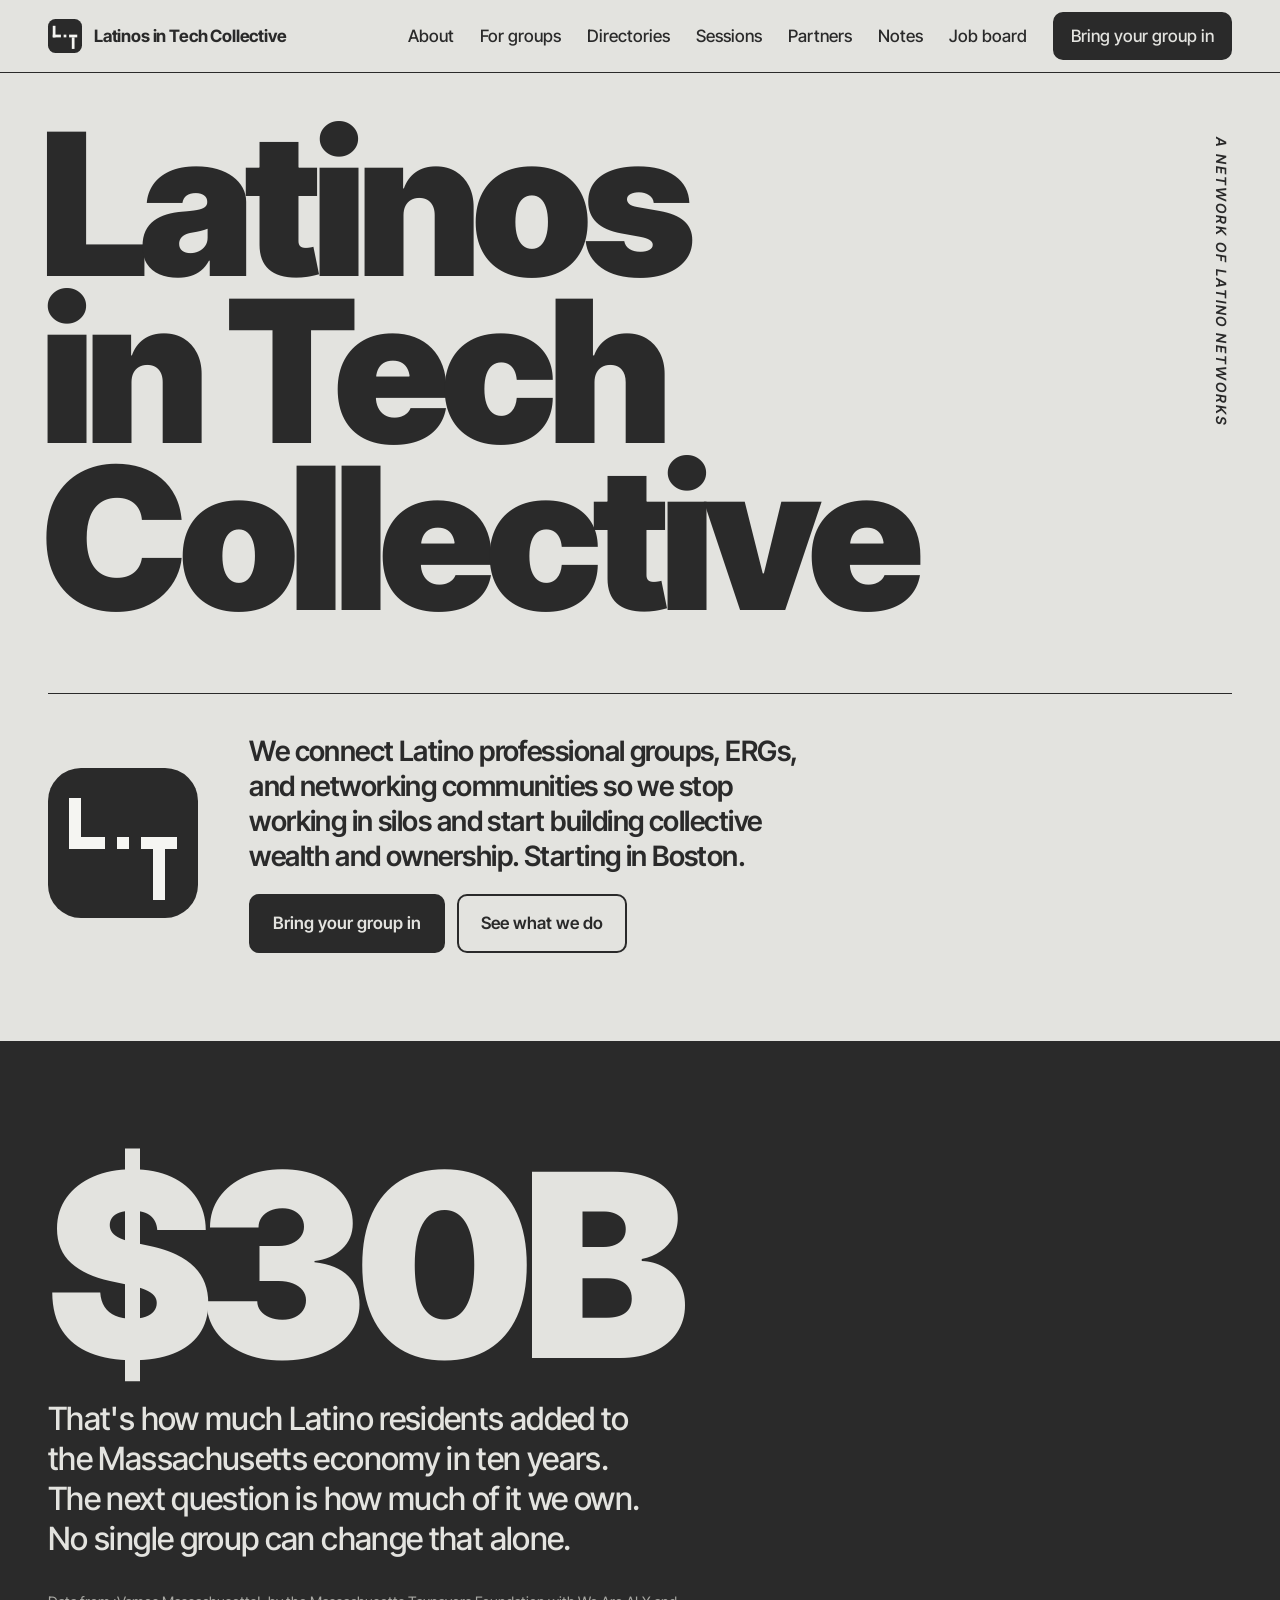
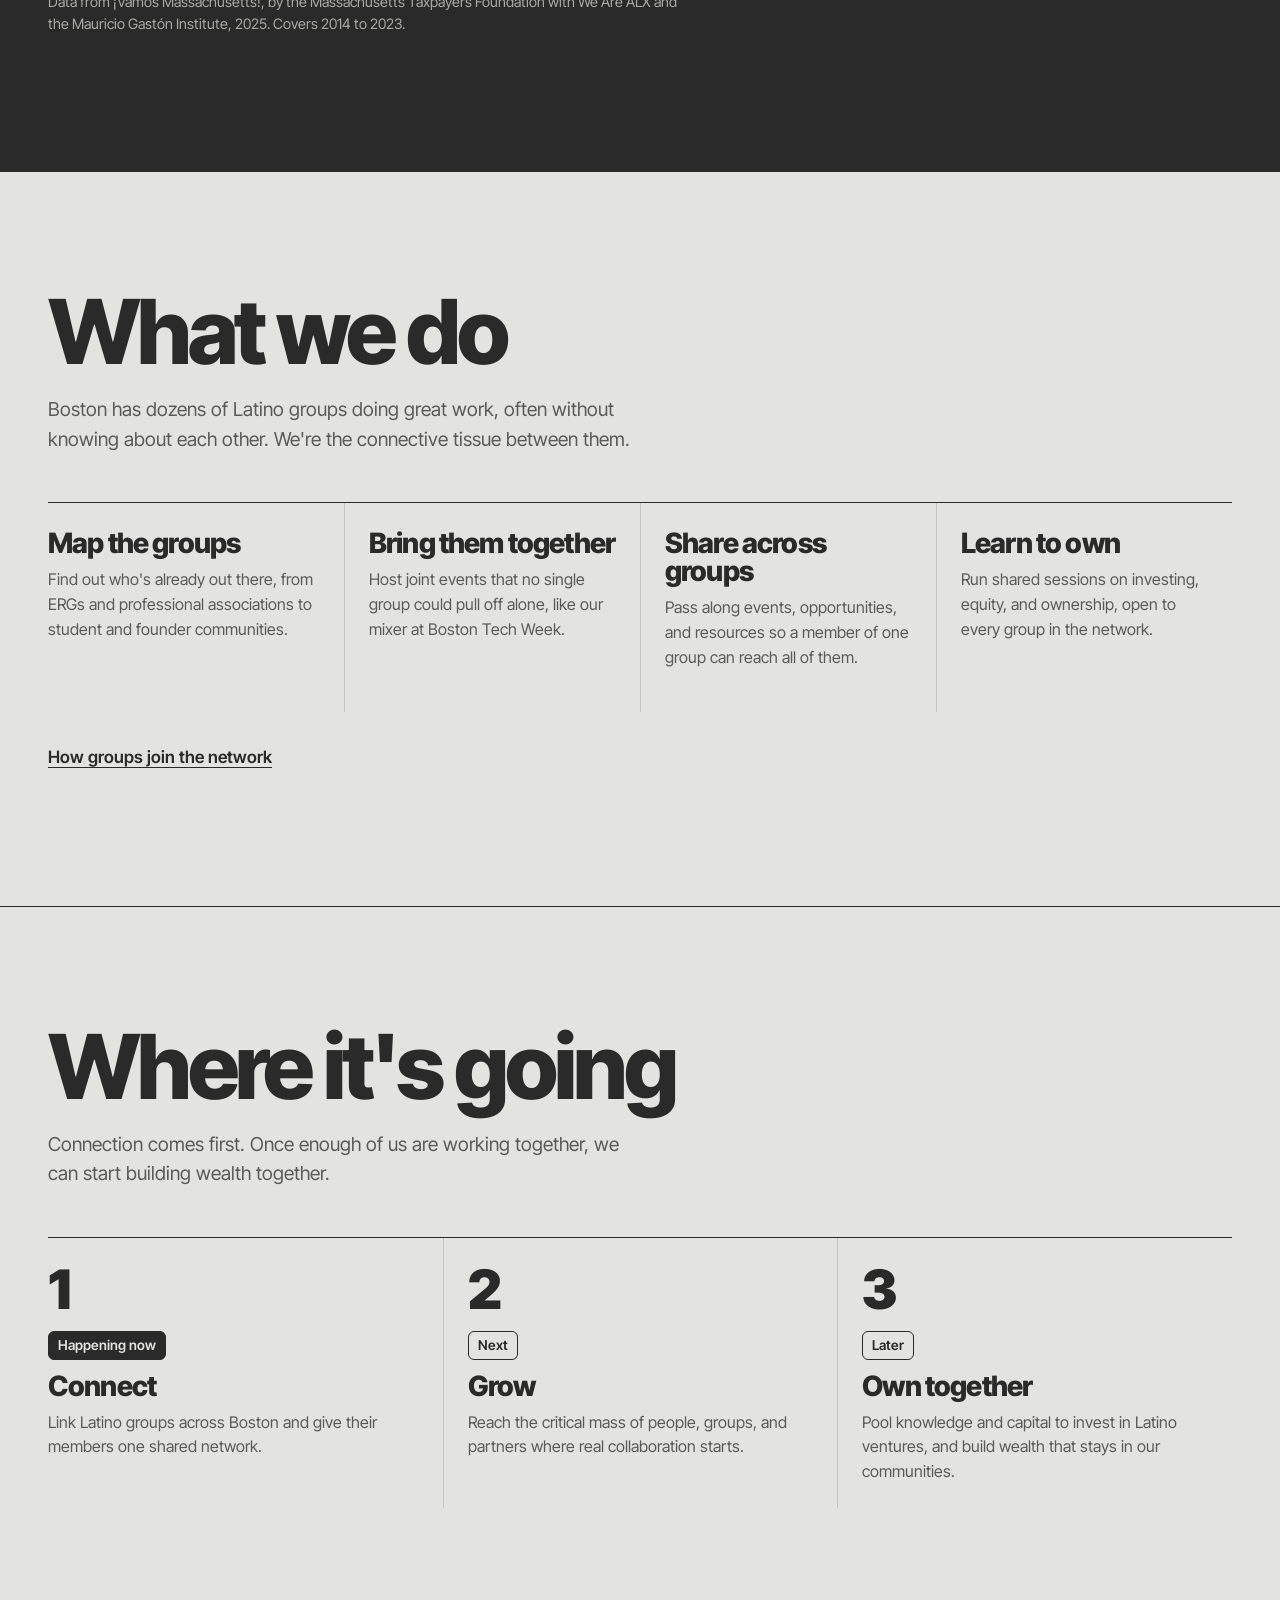
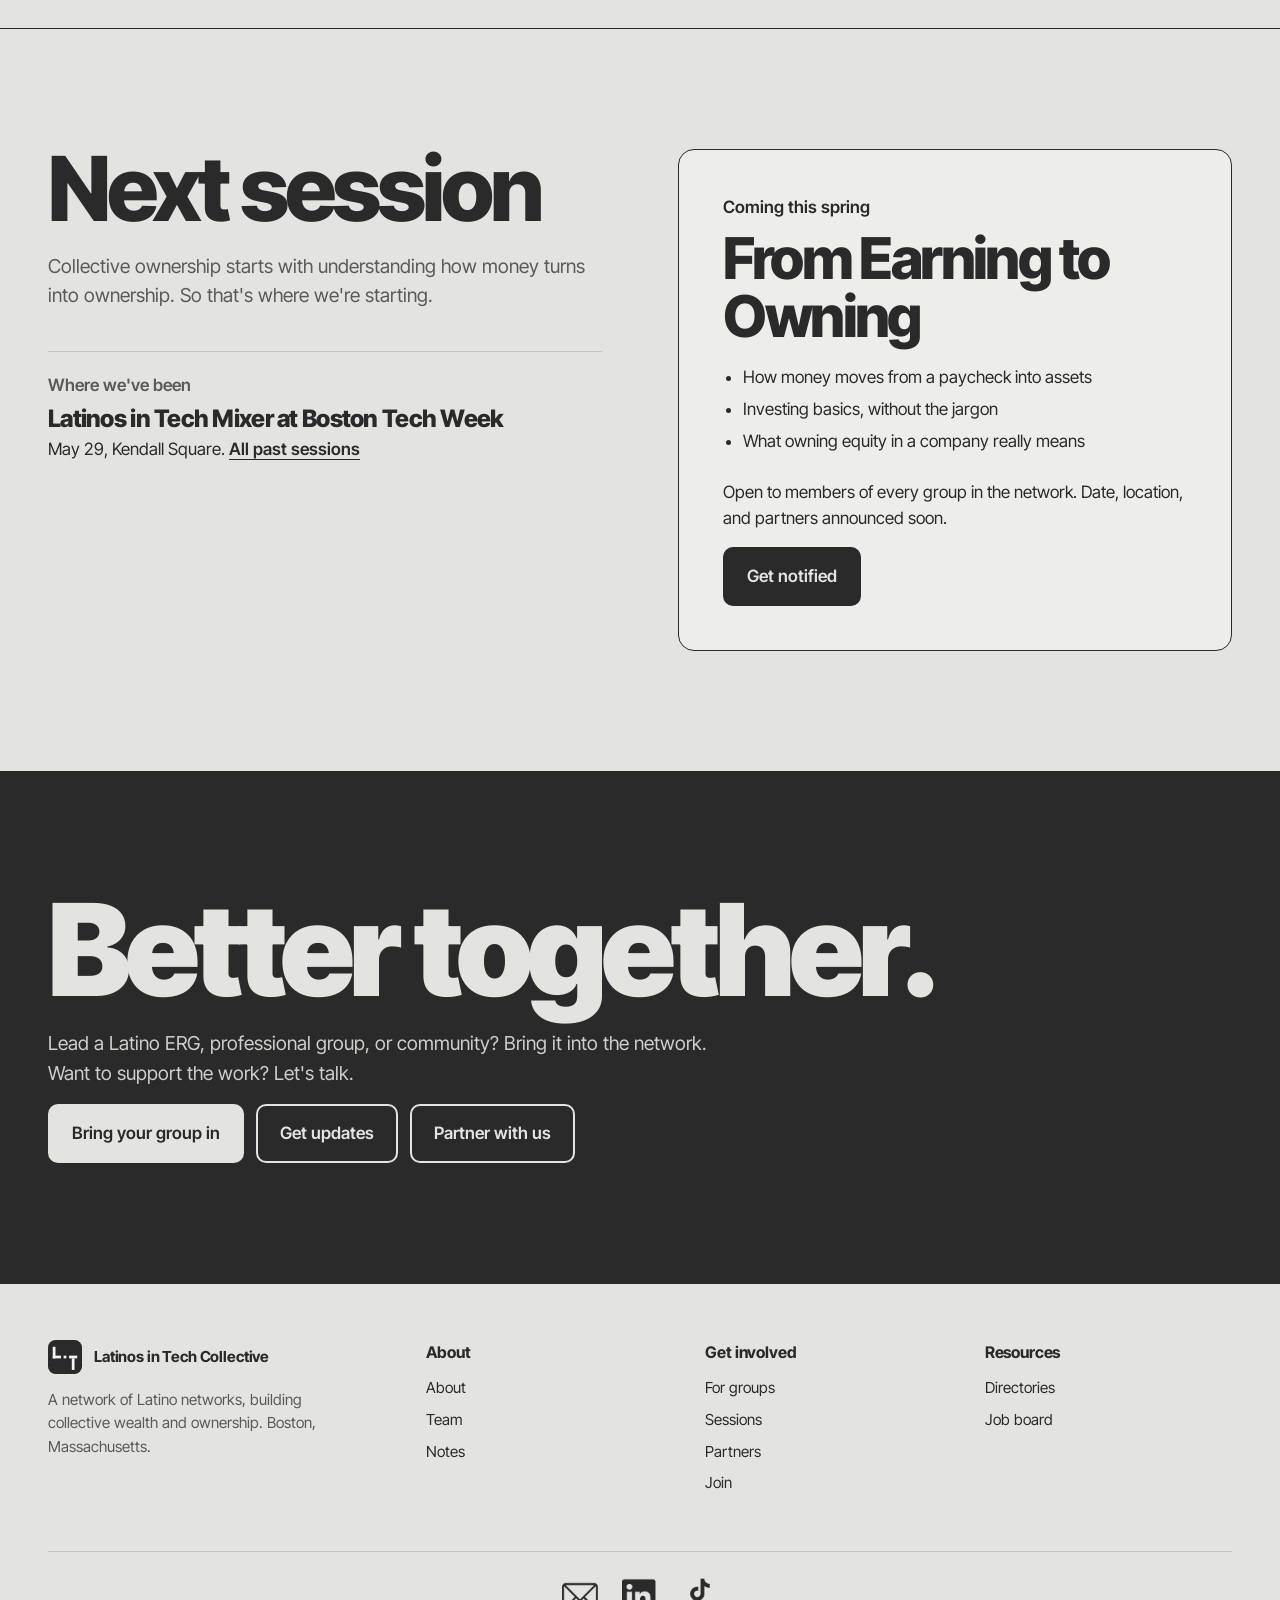
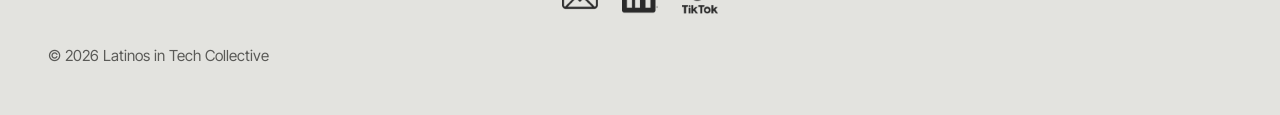
<file: index.html>
<!DOCTYPE html>
<html lang="en">
<head>
  <meta charset="utf-8">
  <meta name="viewport" content="width=device-width, initial-scale=1, viewport-fit=cover">
  <title>Latinos in Tech  Collective</title>
  <meta name="description" content="We connect Latino professional groups, ERGs, and networking communities in Boston so we can build collective wealth and ownership together.">
  <meta property="og:type" content="website">
  <meta property="og:title" content="Latinos in Tech Collective">
  <meta property="og:description" content="We connect Latino professional groups, ERGs, and networking communities in Boston so we can build collective wealth and ownership together.">
  <meta property="og:image" content="https://latinos-in-tech-collective.github.io/assets/og-image.png">
  <meta property="og:url" content="https://latinos-in-tech-collective.github.io/">
  <meta name="twitter:card" content="summary_large_image">
  <meta name="twitter:title" content="Latinos in Tech Collective">
  <meta name="twitter:description" content="We connect Latino professional groups, ERGs, and networking communities in Boston so we can build collective wealth and ownership together.">
  <meta name="twitter:image" content="https://latinos-in-tech-collective.github.io/assets/og-image.png">
  <link rel="preconnect" href="https://fonts.googleapis.com">
  <link rel="preconnect" href="https://fonts.gstatic.com" crossorigin>
  <link href="https://fonts.googleapis.com/css2?family=Inter+Tight:ital,wght@0,400;0,500;0,600;0,700;0,800;0,900;1,600&display=swap" rel="stylesheet">
  <link rel="stylesheet" href="css/styles.css">
  <link rel="icon" type="image/svg+xml" href="assets/mark.svg">
  <link rel="icon" type="image/png" sizes="32x32" href="assets/favicon-32.png">
  <link rel="apple-touch-icon" href="assets/apple-touch-icon.png">
  <meta name="theme-color" content="#E3E3DF">
</head>
<body>
  <a class="skip" href="#main">Skip to content</a>

  <header class="site-header">
    <nav class="wrap nav" aria-label="Main">
      <a class="brand" href="index.html" aria-label="Latinos in Tech Collective home">
        <span class="tile"><svg viewBox="0 0 100 100" fill="currentColor" aria-hidden="true"><rect x="14" y="20" width="8" height="34"/><rect x="14" y="46" width="24" height="8"/><rect x="46" y="46" width="8" height="8"/><rect x="62" y="46" width="24" height="8"/><rect x="70" y="54" width="8" height="34"/></svg></span>
        <span>Latinos in Tech Collective</span>
      </a>
      <button class="nav-toggle" type="button" aria-expanded="false" aria-controls="nav-links">Menu</button>
      <ul class="nav-links" id="nav-links">
        <li><a href="about.html">About</a></li>
        <li><a href="network.html">For groups</a></li>
        <li><a href="directories.html">Directories</a></li>
        <li><a href="events.html">Sessions</a></li>
        <li><a href="partners.html">Partners</a></li>
        <li><a href="notes.html">Notes</a></li>
        <li><a href="https://litc.goamaru.com/">Job board</a></li>
        <li><a class="btn btn-solid" href="join.html#group">Bring your group in</a></li>
      </ul>
    </nav>
  </header>

  <main id="main">
    <div class="hero">
      <div class="wrap">
        <div class="poster">
          <h1>Latinos<br> in Tech<br> Collective</h1>
          <p class="side" aria-hidden="true">A network of Latino networks</p>
        </div>
        <div class="hero-foot">
          <span class="tile" role="img" aria-label="Latinos in Tech Collective logo"><svg class="mark" viewBox="0 0 100 100" fill="currentColor"><rect class="b1" x="14" y="20" width="8" height="34"/><rect class="b2" x="14" y="46" width="24" height="8"/><rect class="dot" x="46" y="46" width="8" height="8"/><rect class="b4" x="62" y="46" width="24" height="8"/><rect class="b5" x="70" y="54" width="8" height="34"/></svg></span>
          <div>
            <p>We connect Latino professional groups, ERGs, and networking communities so we stop working in silos and start building collective wealth and ownership. Starting in Boston.</p>
            <div class="actions">
              <a class="btn btn-solid" href="join.html#group">Bring your group in</a>
              <a class="btn btn-line" href="#what">See what we do</a>
            </div>
          </div>
        </div>
      </div>
    </div>

    <section class="dark" aria-labelledby="why-h">
      <div class="wrap">
        <h2 id="why-h" class="stat">$30B</h2>
        <p class="stat-line">That's how much Latino residents added to the Massachusetts economy in ten years. The next question is how much of it we own. No single group can change that alone.</p>
        <p class="source">Data from ¡Vamos Massachusetts!, by the Massachusetts Taxpayers Foundation with We Are ALX and the Mauricio Gastón Institute, 2025. Covers 2014 to 2023.</p>
      </div>
    </section>

    <section id="what" aria-labelledby="what-h">
      <div class="wrap">
        <h2 id="what-h">What we do</h2>
        <p class="intro">Boston has dozens of Latino groups doing great work, often without knowing about each other. We're the connective tissue between them.</p>
        <div class="cols">
          <div class="col"><h3>Map the groups</h3><p>Find out who's already out there, from ERGs and professional associations to student and founder communities.</p></div>
          <div class="col"><h3>Bring them together</h3><p>Host joint events that no single group could pull off alone, like our mixer at Boston Tech Week.</p></div>
          <div class="col"><h3>Share across groups</h3><p>Pass along events, opportunities, and resources so a member of one group can reach all of them.</p></div>
          <div class="col"><h3>Learn to own</h3><p>Run shared sessions on investing, equity, and ownership, open to every group in the network.</p></div>
        </div>
        <p style="margin-top:32px"><a class="text-link" href="network.html">How groups join the network</a></p>
      </div>
    </section>

    <section aria-labelledby="how-h">
      <div class="wrap">
        <h2 id="how-h">Where it's going</h2>
        <p class="intro">Connection comes first. Once enough of us are working together, we can start building wealth together.</p>
      <ol class="steps">
        <li><span class="n">1</span><span class="status now">Happening now</span><h3>Connect</h3><p>Link Latino groups across Boston and give their members one shared network.</p></li>
        <li><span class="n">2</span><span class="status">Next</span><h3>Grow</h3><p>Reach the critical mass of people, groups, and partners where real collaboration starts.</p></li>
        <li><span class="n">3</span><span class="status">Later</span><h3>Own together</h3><p>Pool knowledge and capital to invest in Latino ventures, and build wealth that stays in our communities.</p></li>
      </ol>
      </div>
    </section>

    <section aria-labelledby="session-h">
      <div class="wrap split">
        <div>
          <h2 id="session-h">Next session</h2>
          <p class="intro">Collective ownership starts with understanding how money turns into ownership. So that's where we're starting.</p>
          <div class="past">
            <p class="label">Where we've been</p>
            <p class="event">Latinos in Tech Mixer at Boston Tech Week</p>
            <p>May 29, Kendall Square. <a class="text-link" href="events.html">All past sessions</a></p>
          </div>
        </div>
        <div class="card">
          <p class="label">Coming this spring</p>
          <h3>From Earning to Owning</h3>
          <!-- PARTNERS: add partner names once brand approvals are confirmed -->
          <ul>
            <li>How money moves from a paycheck into assets</li>
            <li>Investing basics, without the jargon</li>
            <li>What owning equity in a company really means</li>
          </ul>
          <p>Open to members of every group in the network. Date, location, and partners announced soon.</p>
          <a class="btn btn-solid" href="join.html#updates">Get notified</a>
        </div>
      </div>
    </section>

    <section class="dark big-close" aria-labelledby="join-h">
      <div class="wrap">
        <h2 id="join-h">Better together.</h2>
        <p>Lead a Latino ERG, professional group, or community? Bring it into the network. Want to support the work? Let's talk.</p>
        <div class="actions">
          <a class="btn btn-solid" href="join.html#group">Bring your group in</a>
          <a class="btn btn-line" href="join.html#updates">Get updates</a>
          <a class="btn btn-line" href="partners.html">Partner with us</a>
        </div>
      </div>
    </section>
  </main>

  <footer class="site-footer">
    <div class="wrap">
      <div class="footer-top">
        <div>
          <a class="brand" href="index.html"><span class="tile"><svg viewBox="0 0 100 100" fill="currentColor" aria-hidden="true"><rect x="14" y="20" width="8" height="34"/><rect x="14" y="46" width="24" height="8"/><rect x="46" y="46" width="8" height="8"/><rect x="62" y="46" width="24" height="8"/><rect x="70" y="54" width="8" height="34"/></svg></span><span>Latinos in Tech Collective</span></a>
          <p>A network of Latino networks, building collective wealth and ownership. Boston, Massachusetts.</p>
        </div>
        <div>
          <h4>About</h4>
          <ul>
            <li><a href="about.html">About</a></li>
            <li><a href="team.html">Team</a></li>
            <li><a href="notes.html">Notes</a></li>
          </ul>
        </div>
        <div>
          <h4>Get involved</h4>
          <ul>
            <li><a href="network.html">For groups</a></li>
            <li><a href="events.html">Sessions</a></li>
            <li><a href="partners.html">Partners</a></li>
            <li><a href="join.html">Join</a></li>
          </ul>
        </div>
        <div>
          <h4>Resources</h4>
          <ul>
            <li><a href="directories.html">Directories</a></li>
            <li><a href="https://litc.goamaru.com/">Job board</a></li>
          </ul>
        </div>
      </div>
      <div class="footer-bottom">
        <ul class="social" aria-label="Social links">
          <li><a href="mailto:latinosintechcollective@gmail.com" aria-label="Email"><img src="assets/icon-email.png" alt="" width="36" height="36"></a></li>
          <li><a href="https://www.linkedin.com/company/113237122/" aria-label="LinkedIn"><img src="assets/icon-linkedin.png" alt="" width="36" height="36"></a></li>
          <li><a href="https://www.tiktok.com/@latinosintechcollective" aria-label="TikTok"><img src="assets/icon-tiktok.png" alt="" width="36" height="36"></a></li>
        </ul>
        <div>© 2026 Latinos in Tech Collective</div>
      </div>
    </div>
  </footer>

  <script src="js/main.js"></script>
</body>
</html>
</file>
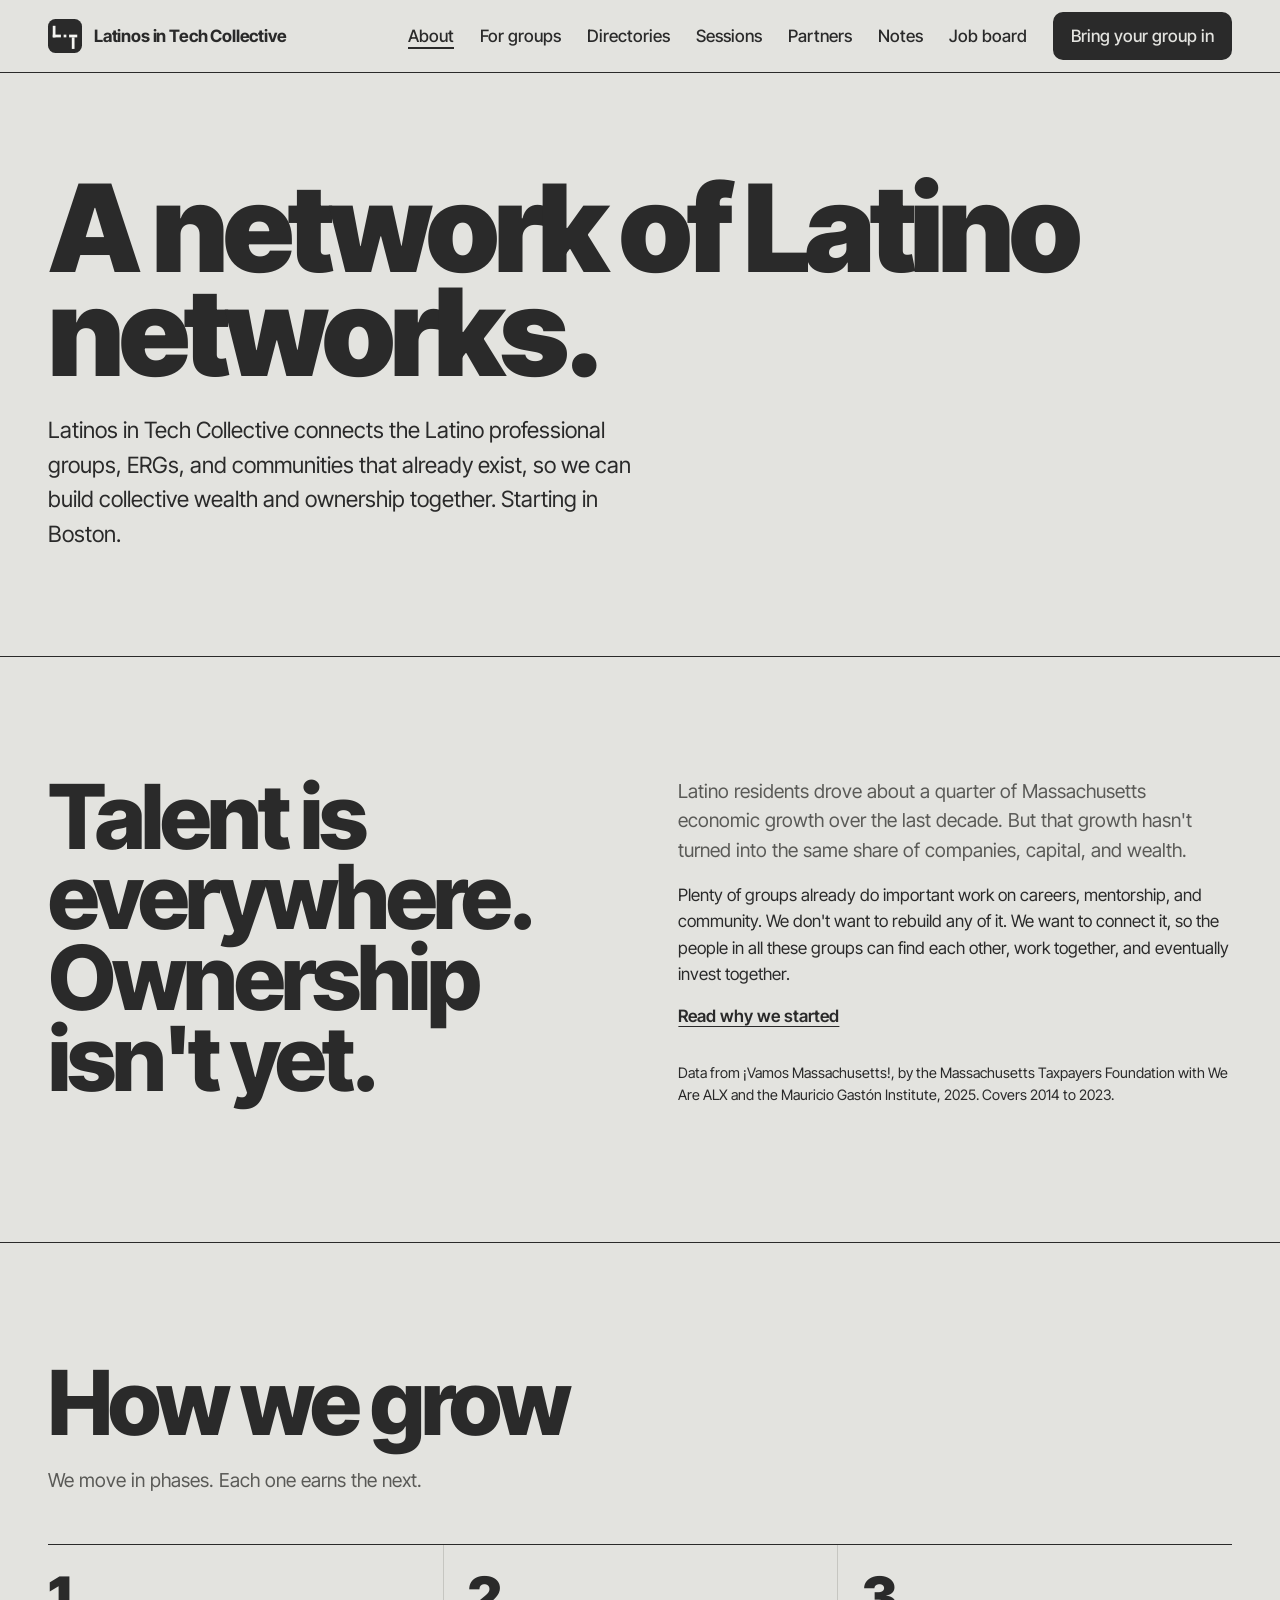
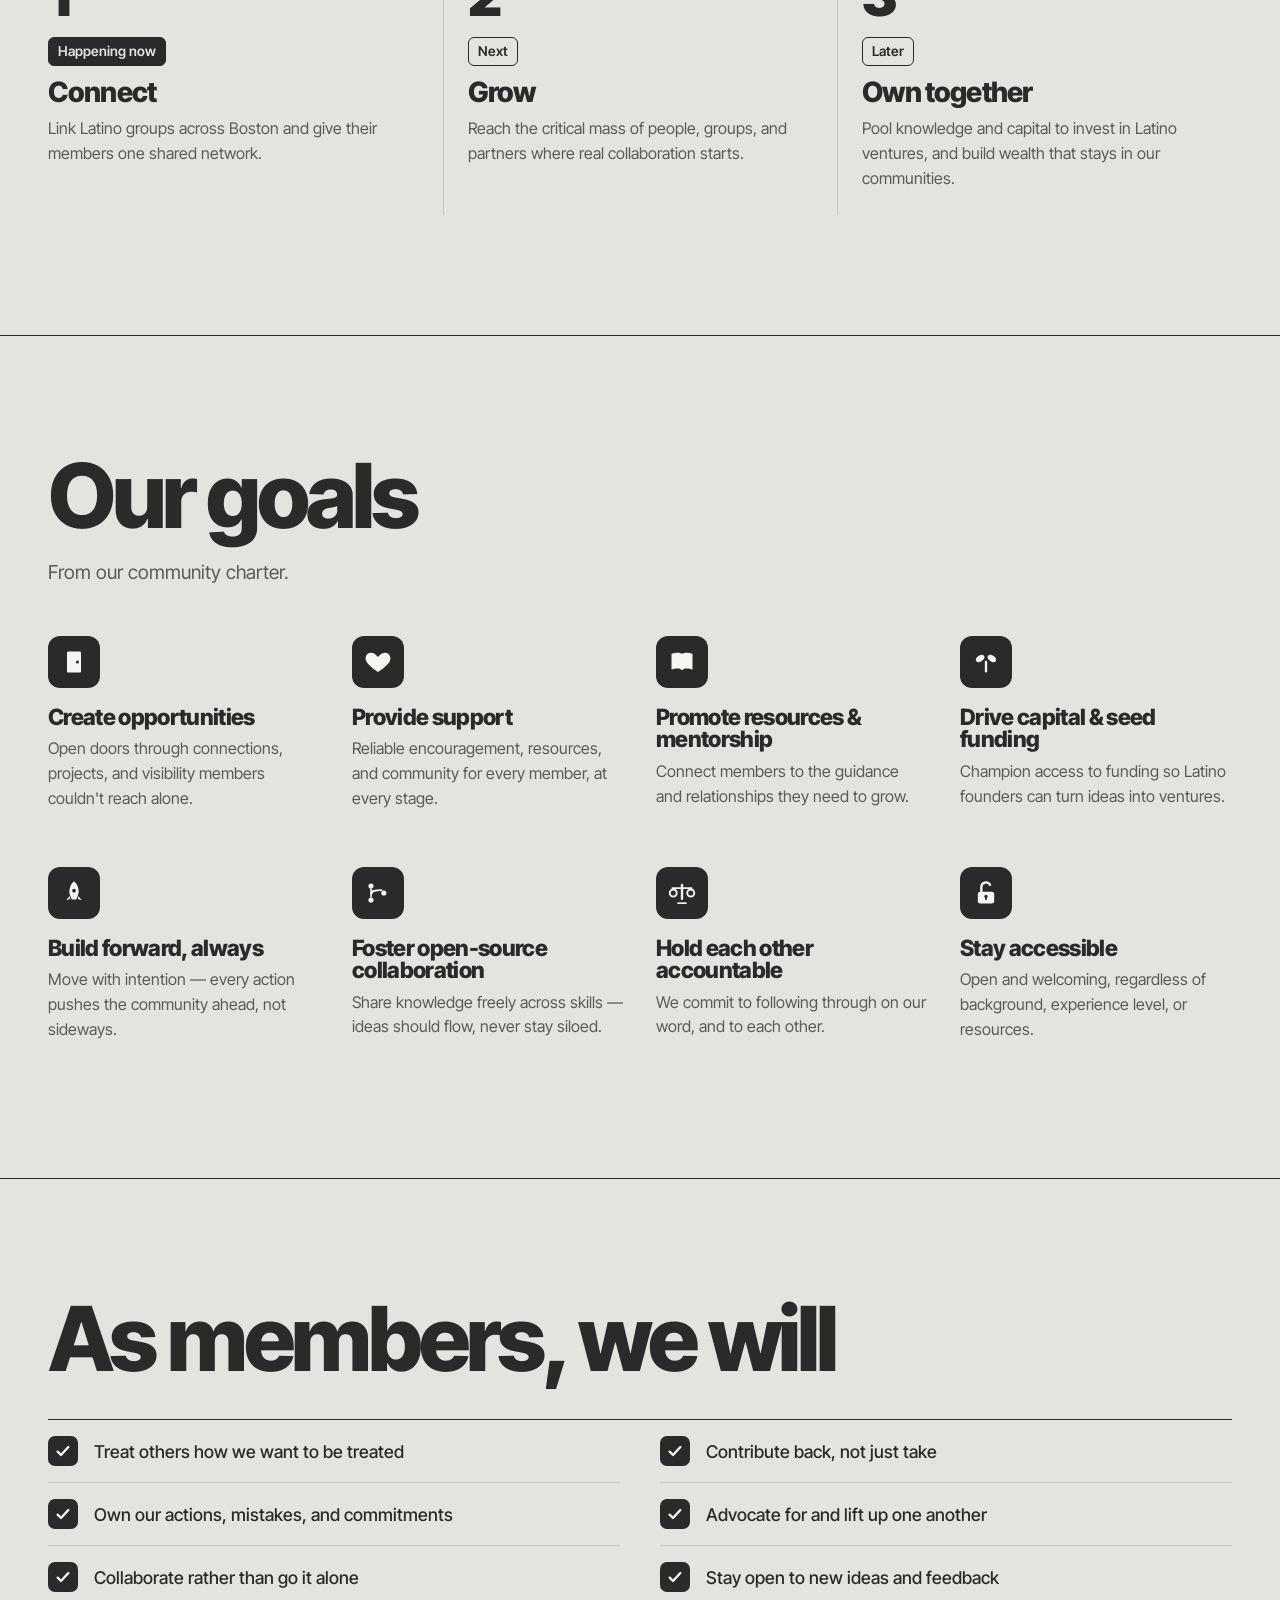
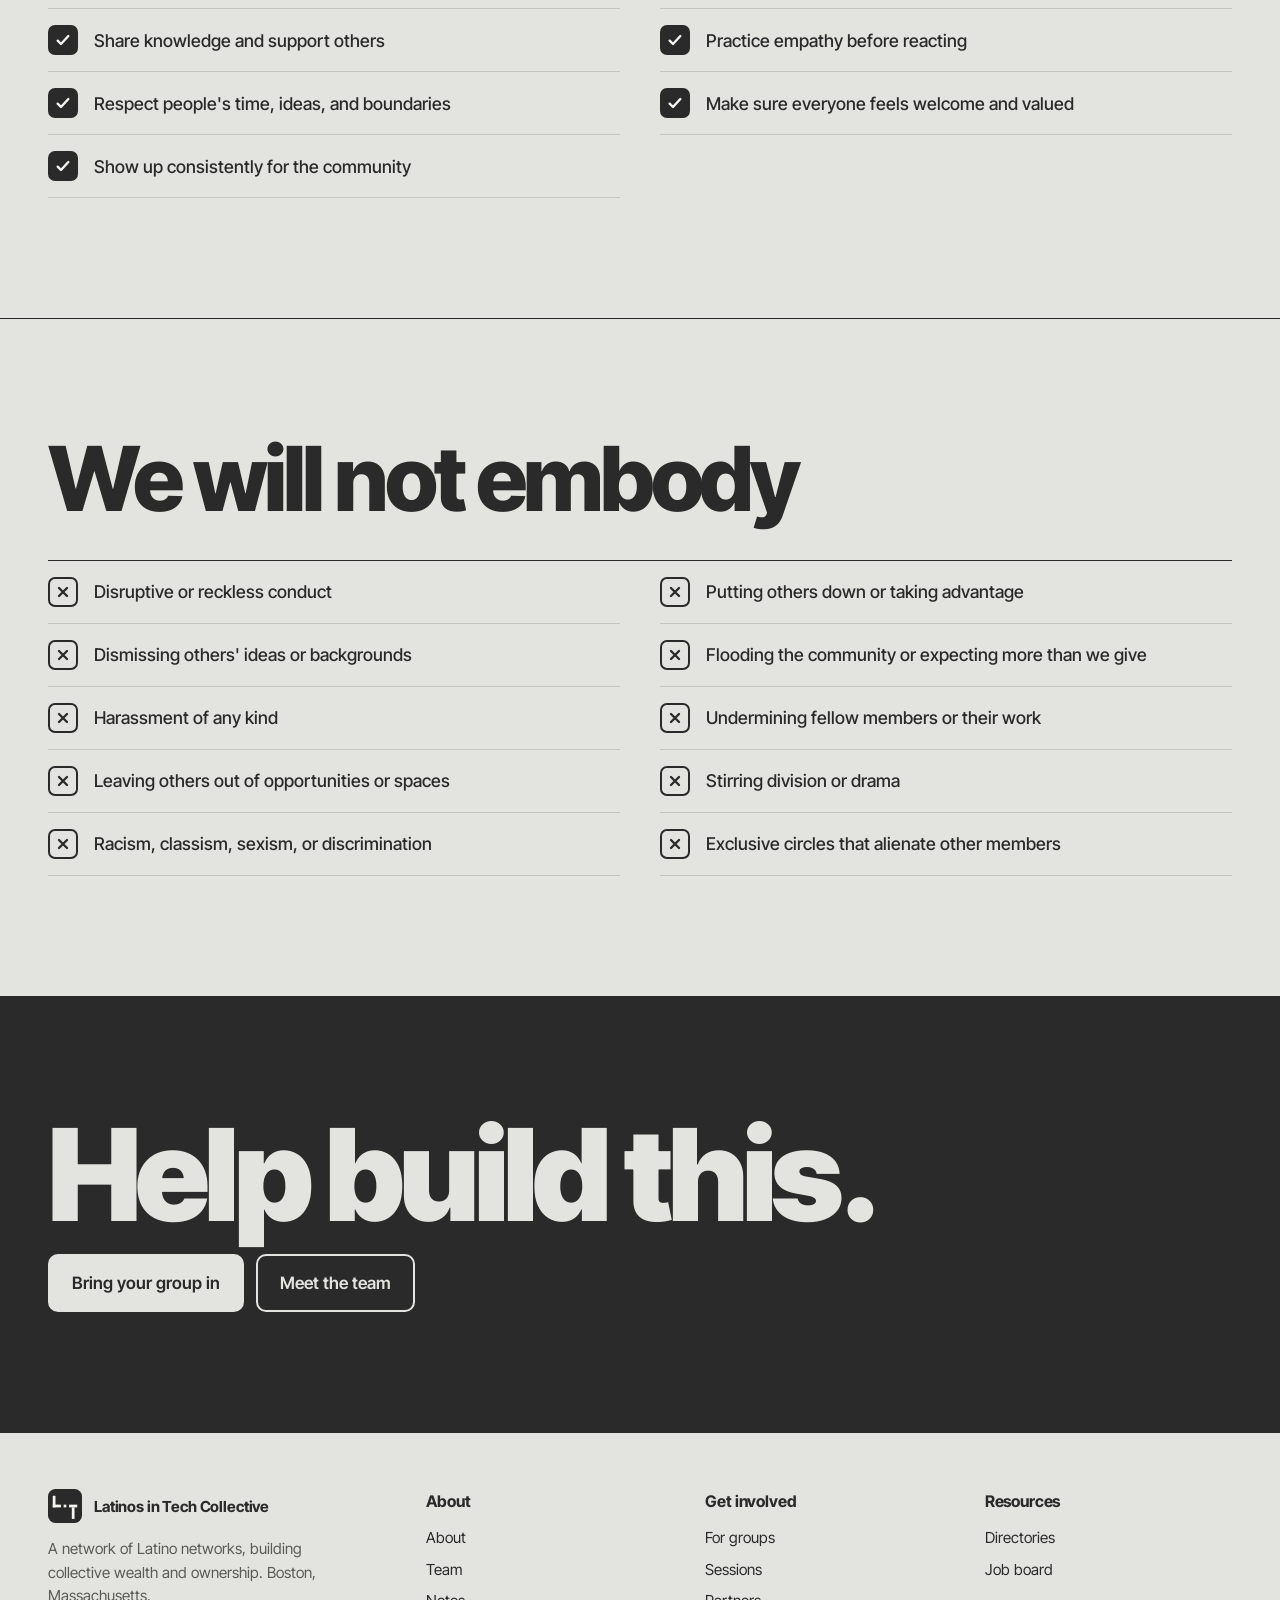
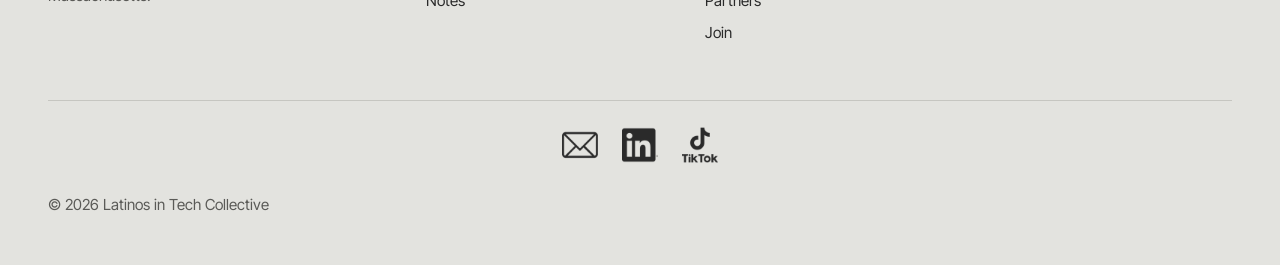
<file: about.html>
<!DOCTYPE html>
<html lang="en">
<head>
  <meta charset="utf-8">
  <meta name="viewport" content="width=device-width, initial-scale=1, viewport-fit=cover">
  <title>About | Latinos in Tech Collective</title>
  <meta name="description" content="What Latinos in Tech Collective is, why it exists, and the charter we hold ourselves to.">
  <meta property="og:type" content="website">
  <meta property="og:title" content="About | Latinos in Tech Collective">
  <meta property="og:description" content="What Latinos in Tech Collective is, why it exists, and the charter we hold ourselves to.">
  <meta property="og:image" content="https://latinos-in-tech-collective.github.io/assets/og-image.png">
  <meta property="og:url" content="https://latinos-in-tech-collective.github.io/about.html">
  <meta name="twitter:card" content="summary_large_image">
  <meta name="twitter:title" content="About | Latinos in Tech Collective">
  <meta name="twitter:description" content="What Latinos in Tech Collective is, why it exists, and the charter we hold ourselves to.">
  <meta name="twitter:image" content="https://latinos-in-tech-collective.github.io/assets/og-image.png">
  <link rel="preconnect" href="https://fonts.googleapis.com">
  <link rel="preconnect" href="https://fonts.gstatic.com" crossorigin>
  <link href="https://fonts.googleapis.com/css2?family=Inter+Tight:ital,wght@0,400;0,500;0,600;0,700;0,800;0,900;1,600&display=swap" rel="stylesheet">
  <link rel="stylesheet" href="css/styles.css">
  <link rel="icon" type="image/svg+xml" href="assets/mark.svg">
  <link rel="icon" type="image/png" sizes="32x32" href="assets/favicon-32.png">
  <link rel="apple-touch-icon" href="assets/apple-touch-icon.png">
  <meta name="theme-color" content="#E3E3DF">
</head>
<body>
  <a class="skip" href="#main">Skip to content</a>

  <header class="site-header">
    <nav class="wrap nav" aria-label="Main">
      <a class="brand" href="index.html" aria-label="Latinos in Tech Collective home">
        <span class="tile"><svg viewBox="0 0 100 100" fill="currentColor" aria-hidden="true"><rect x="14" y="20" width="8" height="34"/><rect x="14" y="46" width="24" height="8"/><rect x="46" y="46" width="8" height="8"/><rect x="62" y="46" width="24" height="8"/><rect x="70" y="54" width="8" height="34"/></svg></span>
        <span>Latinos in Tech Collective</span>
      </a>
      <button class="nav-toggle" type="button" aria-expanded="false" aria-controls="nav-links">Menu</button>
      <ul class="nav-links" id="nav-links">
        <li><a href="about.html" aria-current="page">About</a></li>
        <li><a href="network.html">For groups</a></li>
        <li><a href="directories.html">Directories</a></li>
        <li><a href="events.html">Sessions</a></li>
        <li><a href="partners.html">Partners</a></li>
        <li><a href="notes.html">Notes</a></li>
        <li><a href="https://litc.goamaru.com/">Job board</a></li>
        <li><a class="btn btn-solid" href="join.html#group">Bring your group in</a></li>
      </ul>
    </nav>
  </header>

  <main id="main">
    <div class="page-head">
      <div class="wrap">
        <h1>A network of Latino networks.</h1>
        <p class="intro">Latinos in Tech Collective connects the Latino professional groups, ERGs, and communities that already exist, so we can build collective wealth and ownership together. Starting in Boston.</p>
      </div>
    </div>

    <section aria-labelledby="why-h">
      <div class="wrap split">
        <h2 id="why-h">Talent is everywhere. Ownership isn't yet.</h2>
        <div>
          <p class="intro">Latino residents drove about a quarter of Massachusetts economic growth over the last decade. But that growth hasn't turned into the same share of companies, capital, and wealth.</p>
          <p>Plenty of groups already do important work on careers, mentorship, and community. We don't want to rebuild any of it. We want to connect it, so the people in all these groups can find each other, work together, and eventually invest together.</p>
          <p><a class="text-link" href="note-network-of-networks.html">Read why we started</a></p>
          <p class="source">Data from ¡Vamos Massachusetts!, by the Massachusetts Taxpayers Foundation with We Are ALX and the Mauricio Gastón Institute, 2025. Covers 2014 to 2023.</p>
        </div>
      </div>
    </section>

    <section aria-labelledby="phases-h">
      <div class="wrap">
        <h2 id="phases-h">How we grow</h2>
        <p class="intro">We move in phases. Each one earns the next.</p>
      <ol class="steps">
        <li><span class="n">1</span><span class="status now">Happening now</span><h3>Connect</h3><p>Link Latino groups across Boston and give their members one shared network.</p></li>
        <li><span class="n">2</span><span class="status">Next</span><h3>Grow</h3><p>Reach the critical mass of people, groups, and partners where real collaboration starts.</p></li>
        <li><span class="n">3</span><span class="status">Later</span><h3>Own together</h3><p>Pool knowledge and capital to invest in Latino ventures, and build wealth that stays in our communities.</p></li>
      </ol>
      </div>
    </section>

    <section aria-labelledby="goals-h">
      <div class="wrap">
        <h2 id="goals-h">Our goals</h2>
        <p class="intro">From our community charter.</p>
        <div class="goals">
          <div><div class="icon-tile"><svg viewBox="0 0 24 24" fill="currentColor" aria-hidden="true"><rect x="6" y="3" width="12" height="18" rx="1"/><circle class="tile-cut" cx="15" cy="12" r="1.3"/></svg></div><h3>Create opportunities</h3><p>Open doors through connections, projects, and visibility members couldn't reach alone.</p></div>
          <div><div class="icon-tile"><svg viewBox="0 0 24 24" fill="currentColor" aria-hidden="true"><path d="M12 20.5s-7.5-4.6-10-9C.3 8.1 2 4 6 4c2.2 0 4 1.3 6 3.8C14 5.3 15.8 4 18 4c4 0 5.7 4.1 4 7.5-2.5 4.4-10 9-10 9z"/></svg></div><h3>Provide support</h3><p>Reliable encouragement, resources, and community for every member, at every stage.</p></div>
          <div><div class="icon-tile"><svg viewBox="0 0 24 24" fill="currentColor" aria-hidden="true"><path d="M3 5c1.5-.7 3.3-1 5-1 1.9 0 3.8.5 5 1.5V19c-1.2-1-3.1-1.5-5-1.5-1.7 0-3.5.3-5 1V5z"/><path d="M21 5c-1.5-.7-3.3-1-5-1-1.9 0-3.8.5-5 1.5V19c1.2-1 3.1-1.5 5-1.5 1.7 0 3.5.3 5 1V5z"/></svg></div><h3>Promote resources &amp; mentorship</h3><p>Connect members to the guidance and relationships they need to grow.</p></div>
          <div><div class="icon-tile"><svg viewBox="0 0 24 24" fill="currentColor" aria-hidden="true"><rect x="11" y="11" width="2" height="10" rx="1"/><ellipse cx="7" cy="9" rx="4" ry="2.5" transform="rotate(-35 7 9)"/><ellipse cx="17" cy="9" rx="4" ry="2.5" transform="rotate(35 17 9)"/></svg></div><h3>Drive capital &amp; seed funding</h3><p>Champion access to funding so Latino founders can turn ideas into ventures.</p></div>
          <div><div class="icon-tile"><svg viewBox="0 0 24 24" fill="currentColor" aria-hidden="true"><path d="M12 2c2.5 1.8 4 5.5 4 9 0 2-1.3 5-2 6.5h-4C9.3 16 8 13 8 11c0-3.5 1.5-7.2 4-9z"/><path d="M8.3 14.5l-3 3.8 3.3-1.2z"/><path d="M15.7 14.5l3 3.8-3.3-1.2z"/><circle class="tile-cut" cx="12" cy="10" r="1.6"/></svg></div><h3>Build forward, always</h3><p>Move with intention — every action pushes the community ahead, not sideways.</p></div>
          <div><div class="icon-tile"><svg viewBox="0 0 24 24" fill="currentColor" aria-hidden="true"><circle cx="6" cy="6" r="2.2"/><circle cx="6" cy="18" r="2.2"/><circle cx="17" cy="12" r="2.2"/><rect x="5.3" y="8" width="1.4" height="8" rx="0.7"/><path d="M6.5 12.5c0-2.8 3.8-3 8.5-3" stroke="currentColor" stroke-width="1.6" fill="none" stroke-linecap="round"/></svg></div><h3>Foster open-source collaboration</h3><p>Share knowledge freely across skills — ideas should flow, never stay siloed.</p></div>
          <div><div class="icon-tile"><svg viewBox="0 0 24 24" fill="currentColor" aria-hidden="true"><rect x="11" y="4" width="2" height="14" rx="1"/><rect x="3" y="7" width="18" height="1.6" rx="0.8"/><circle cx="4.5" cy="12" r="3" fill="none" stroke="currentColor" stroke-width="1.6"/><circle cx="19.5" cy="12" r="3" fill="none" stroke="currentColor" stroke-width="1.6"/><rect x="8" y="20" width="8" height="1.4"/></svg></div><h3>Hold each other accountable</h3><p>We commit to following through on our word, and to each other.</p></div>
          <div><div class="icon-tile"><svg viewBox="0 0 24 24" fill="currentColor" aria-hidden="true"><rect x="5" y="11" width="14" height="10" rx="2"/><path d="M8 11V7a4 4 0 0 1 7.5-2" fill="none" stroke="currentColor" stroke-width="2" stroke-linecap="round"/><circle class="tile-cut" cx="12" cy="15" r="1.4"/><rect class="tile-cut" x="11.3" y="15" width="1.4" height="3"/></svg></div><h3>Stay accessible</h3><p>Open and welcoming, regardless of background, experience level, or resources.</p></div>
        </div>
      </div>
    </section>

    <section aria-labelledby="will-h">
      <div class="wrap">
        <h2 id="will-h">As members, we will</h2>
        <ul class="charter yes">
          <li><span class="mark-tile"><svg viewBox="0 0 24 24" fill="none" stroke="currentColor" stroke-width="3.5" stroke-linecap="round" stroke-linejoin="round" aria-hidden="true"><path d="M4 13l5 5L20 6"/></svg></span>Treat others how we want to be treated</li>
          <li><span class="mark-tile"><svg viewBox="0 0 24 24" fill="none" stroke="currentColor" stroke-width="3.5" stroke-linecap="round" stroke-linejoin="round" aria-hidden="true"><path d="M4 13l5 5L20 6"/></svg></span>Contribute back, not just take</li>
          <li><span class="mark-tile"><svg viewBox="0 0 24 24" fill="none" stroke="currentColor" stroke-width="3.5" stroke-linecap="round" stroke-linejoin="round" aria-hidden="true"><path d="M4 13l5 5L20 6"/></svg></span>Own our actions, mistakes, and commitments</li>
          <li><span class="mark-tile"><svg viewBox="0 0 24 24" fill="none" stroke="currentColor" stroke-width="3.5" stroke-linecap="round" stroke-linejoin="round" aria-hidden="true"><path d="M4 13l5 5L20 6"/></svg></span>Advocate for and lift up one another</li>
          <li><span class="mark-tile"><svg viewBox="0 0 24 24" fill="none" stroke="currentColor" stroke-width="3.5" stroke-linecap="round" stroke-linejoin="round" aria-hidden="true"><path d="M4 13l5 5L20 6"/></svg></span>Collaborate rather than go it alone</li>
          <li><span class="mark-tile"><svg viewBox="0 0 24 24" fill="none" stroke="currentColor" stroke-width="3.5" stroke-linecap="round" stroke-linejoin="round" aria-hidden="true"><path d="M4 13l5 5L20 6"/></svg></span>Stay open to new ideas and feedback</li>
          <li><span class="mark-tile"><svg viewBox="0 0 24 24" fill="none" stroke="currentColor" stroke-width="3.5" stroke-linecap="round" stroke-linejoin="round" aria-hidden="true"><path d="M4 13l5 5L20 6"/></svg></span>Share knowledge and support others</li>
          <li><span class="mark-tile"><svg viewBox="0 0 24 24" fill="none" stroke="currentColor" stroke-width="3.5" stroke-linecap="round" stroke-linejoin="round" aria-hidden="true"><path d="M4 13l5 5L20 6"/></svg></span>Practice empathy before reacting</li>
          <li><span class="mark-tile"><svg viewBox="0 0 24 24" fill="none" stroke="currentColor" stroke-width="3.5" stroke-linecap="round" stroke-linejoin="round" aria-hidden="true"><path d="M4 13l5 5L20 6"/></svg></span>Respect people's time, ideas, and boundaries</li>
          <li><span class="mark-tile"><svg viewBox="0 0 24 24" fill="none" stroke="currentColor" stroke-width="3.5" stroke-linecap="round" stroke-linejoin="round" aria-hidden="true"><path d="M4 13l5 5L20 6"/></svg></span>Make sure everyone feels welcome and valued</li>
          <li><span class="mark-tile"><svg viewBox="0 0 24 24" fill="none" stroke="currentColor" stroke-width="3.5" stroke-linecap="round" stroke-linejoin="round" aria-hidden="true"><path d="M4 13l5 5L20 6"/></svg></span>Show up consistently for the community</li>
        </ul>
      </div>
    </section>

    <section aria-labelledby="wont-h">
      <div class="wrap">
        <h2 id="wont-h">We will not embody</h2>
        <ul class="charter no">
          <li><span class="mark-tile"><svg viewBox="0 0 24 24" fill="none" stroke="currentColor" stroke-width="3.5" stroke-linecap="round" aria-hidden="true"><path d="M6 6l12 12M18 6L6 18"/></svg></span>Disruptive or reckless conduct</li>
          <li><span class="mark-tile"><svg viewBox="0 0 24 24" fill="none" stroke="currentColor" stroke-width="3.5" stroke-linecap="round" aria-hidden="true"><path d="M6 6l12 12M18 6L6 18"/></svg></span>Putting others down or taking advantage</li>
          <li><span class="mark-tile"><svg viewBox="0 0 24 24" fill="none" stroke="currentColor" stroke-width="3.5" stroke-linecap="round" aria-hidden="true"><path d="M6 6l12 12M18 6L6 18"/></svg></span>Dismissing others' ideas or backgrounds</li>
          <li><span class="mark-tile"><svg viewBox="0 0 24 24" fill="none" stroke="currentColor" stroke-width="3.5" stroke-linecap="round" aria-hidden="true"><path d="M6 6l12 12M18 6L6 18"/></svg></span>Flooding the community or expecting more than we give</li>
          <li><span class="mark-tile"><svg viewBox="0 0 24 24" fill="none" stroke="currentColor" stroke-width="3.5" stroke-linecap="round" aria-hidden="true"><path d="M6 6l12 12M18 6L6 18"/></svg></span>Harassment of any kind</li>
          <li><span class="mark-tile"><svg viewBox="0 0 24 24" fill="none" stroke="currentColor" stroke-width="3.5" stroke-linecap="round" aria-hidden="true"><path d="M6 6l12 12M18 6L6 18"/></svg></span>Undermining fellow members or their work</li>
          <li><span class="mark-tile"><svg viewBox="0 0 24 24" fill="none" stroke="currentColor" stroke-width="3.5" stroke-linecap="round" aria-hidden="true"><path d="M6 6l12 12M18 6L6 18"/></svg></span>Leaving others out of opportunities or spaces</li>
          <li><span class="mark-tile"><svg viewBox="0 0 24 24" fill="none" stroke="currentColor" stroke-width="3.5" stroke-linecap="round" aria-hidden="true"><path d="M6 6l12 12M18 6L6 18"/></svg></span>Stirring division or drama</li>
          <li><span class="mark-tile"><svg viewBox="0 0 24 24" fill="none" stroke="currentColor" stroke-width="3.5" stroke-linecap="round" aria-hidden="true"><path d="M6 6l12 12M18 6L6 18"/></svg></span>Racism, classism, sexism, or discrimination</li>
          <li><span class="mark-tile"><svg viewBox="0 0 24 24" fill="none" stroke="currentColor" stroke-width="3.5" stroke-linecap="round" aria-hidden="true"><path d="M6 6l12 12M18 6L6 18"/></svg></span>Exclusive circles that alienate other members</li>
        </ul>
      </div>
    </section>

    <section class="dark big-close" aria-labelledby="help-h">
      <div class="wrap">
        <h2 id="help-h">Help build this.</h2>
        <div class="actions">
          <a class="btn btn-solid" href="join.html#group">Bring your group in</a>
          <a class="btn btn-line" href="team.html">Meet the team</a>
        </div>
      </div>
    </section>
  </main>

  <footer class="site-footer">
    <div class="wrap">
      <div class="footer-top">
        <div>
          <a class="brand" href="index.html"><span class="tile"><svg viewBox="0 0 100 100" fill="currentColor" aria-hidden="true"><rect x="14" y="20" width="8" height="34"/><rect x="14" y="46" width="24" height="8"/><rect x="46" y="46" width="8" height="8"/><rect x="62" y="46" width="24" height="8"/><rect x="70" y="54" width="8" height="34"/></svg></span><span>Latinos in Tech Collective</span></a>
          <p>A network of Latino networks, building collective wealth and ownership. Boston, Massachusetts.</p>
        </div>
        <div>
          <h4>About</h4>
          <ul>
            <li><a href="about.html">About</a></li>
            <li><a href="team.html">Team</a></li>
            <li><a href="notes.html">Notes</a></li>
          </ul>
        </div>
        <div>
          <h4>Get involved</h4>
          <ul>
            <li><a href="network.html">For groups</a></li>
            <li><a href="events.html">Sessions</a></li>
            <li><a href="partners.html">Partners</a></li>
            <li><a href="join.html">Join</a></li>
          </ul>
        </div>
        <div>
          <h4>Resources</h4>
          <ul>
            <li><a href="directories.html">Directories</a></li>
            <li><a href="https://litc.goamaru.com/">Job board</a></li>
          </ul>
        </div>
      </div>
      <div class="footer-bottom">
        <ul class="social" aria-label="Social links">
          <li><a href="mailto:latinosintechcollective@gmail.com" aria-label="Email"><img src="assets/icon-email.png" alt="" width="36" height="36"></a></li>
          <li><a href="https://www.linkedin.com/company/113237122/" aria-label="LinkedIn"><img src="assets/icon-linkedin.png" alt="" width="36" height="36"></a></li>
          <li><a href="https://www.tiktok.com/@latinosintechcollective" aria-label="TikTok"><img src="assets/icon-tiktok.png" alt="" width="36" height="36"></a></li>
        </ul>
        <div>© 2026 Latinos in Tech Collective</div>
      </div>
    </div>
  </footer>

  <script src="js/main.js"></script>
</body>
</html>
</file>
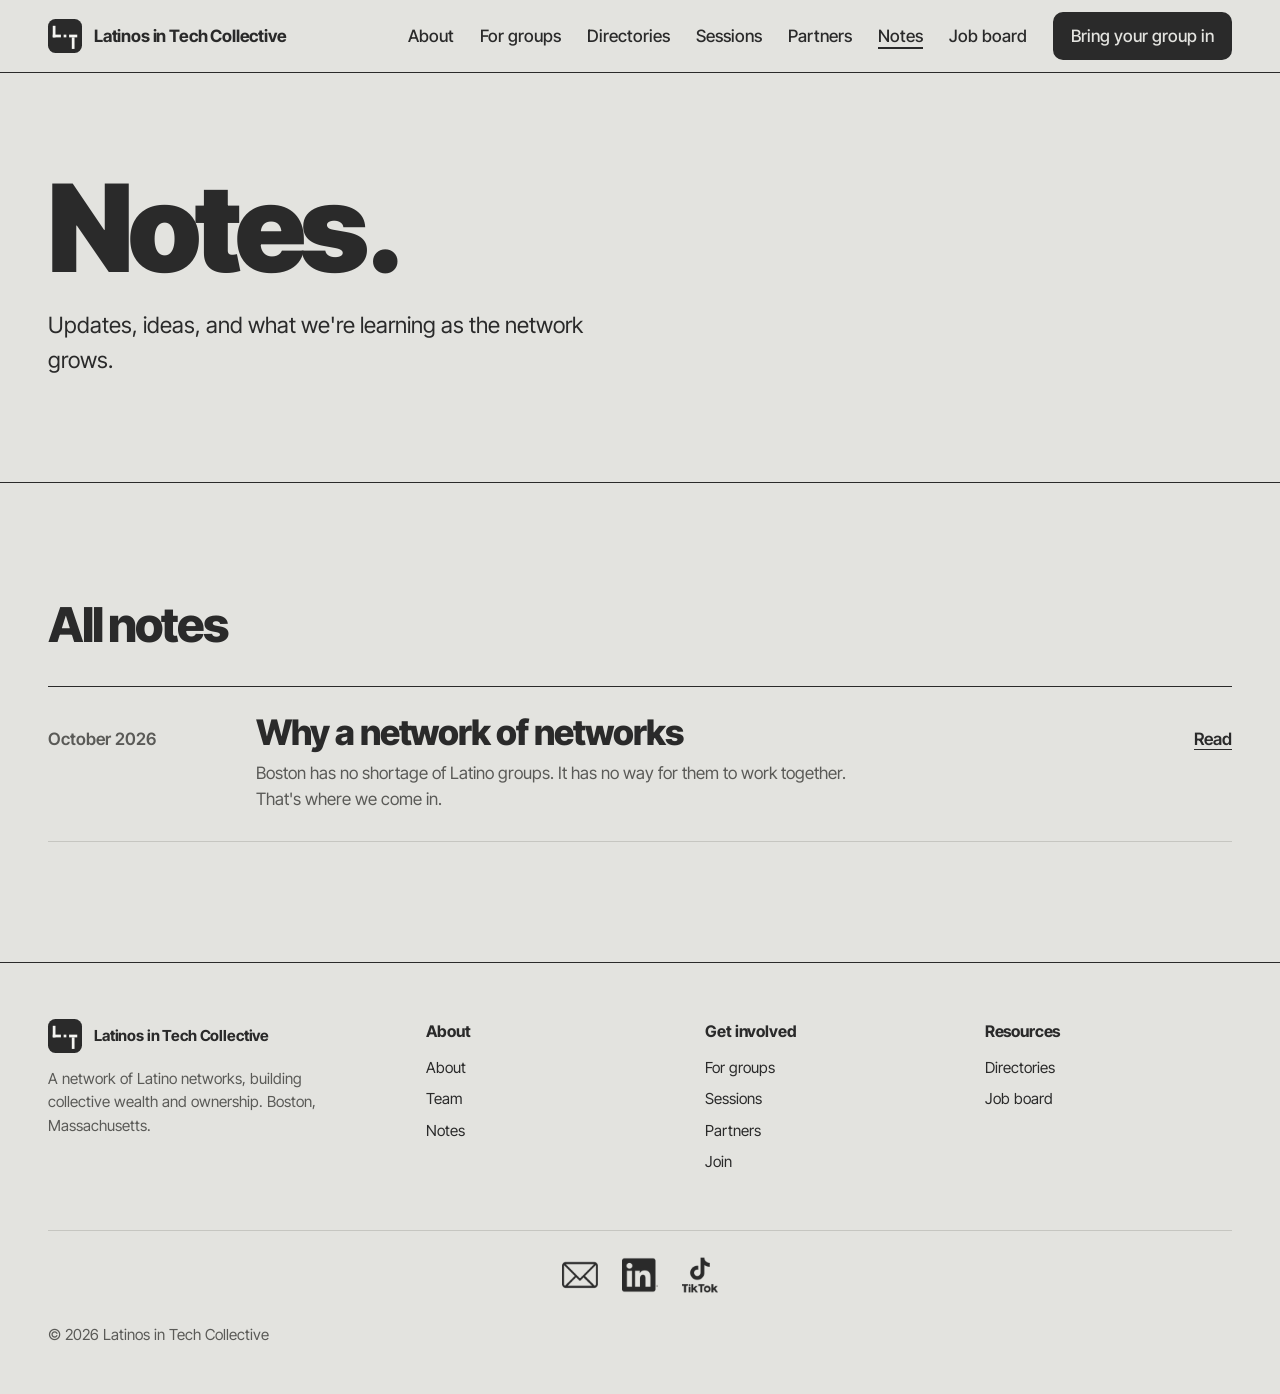
<file: blog-post.html>
<!DOCTYPE html>
<html lang="en">
<head>
  <meta charset="utf-8">
  <title>Moved | Latinos in Tech Collective</title>
  <meta http-equiv="refresh" content="0; url=notes.html">
  <link rel="canonical" href="https://latinos-in-tech-collective.github.io/notes.html">
  <meta name="robots" content="noindex">
</head>
<body>
  <p>This page moved. <a href="notes.html">Go to the new page</a>.</p>
</body>
</html>
</file>
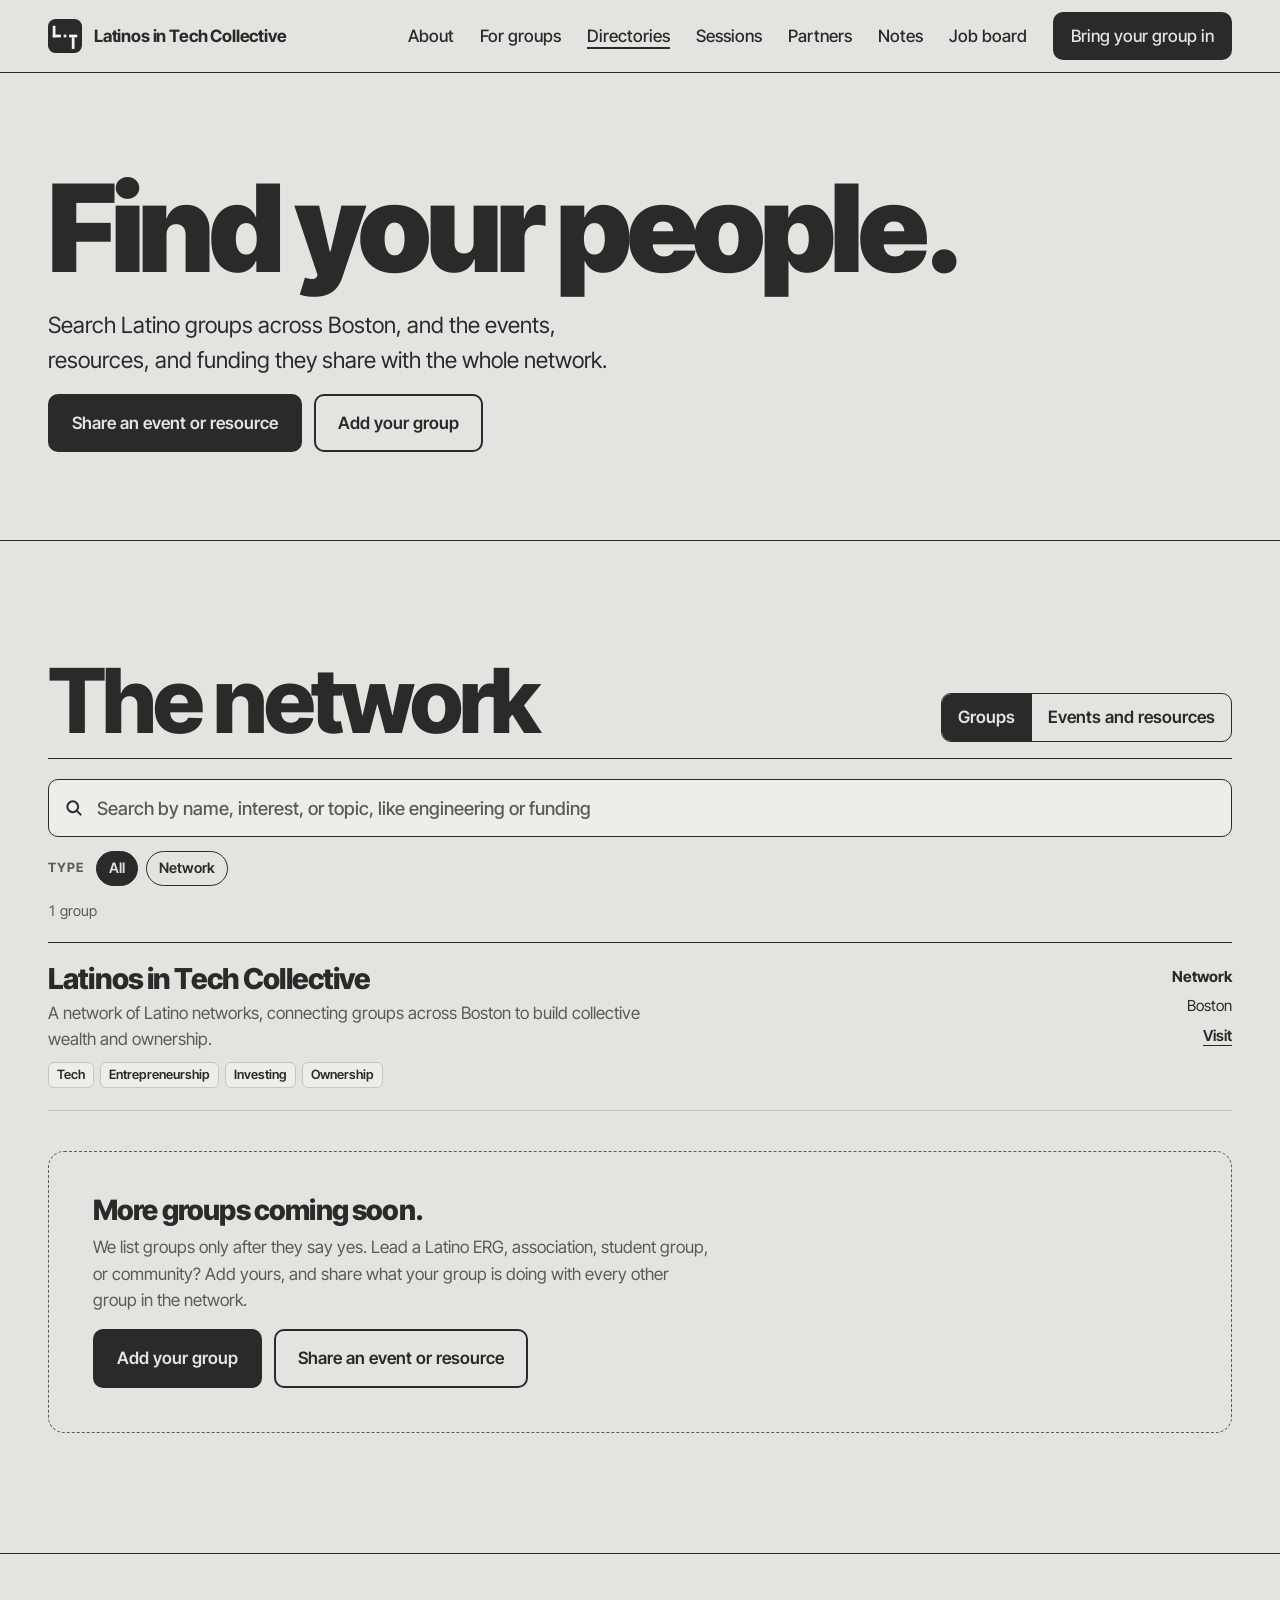
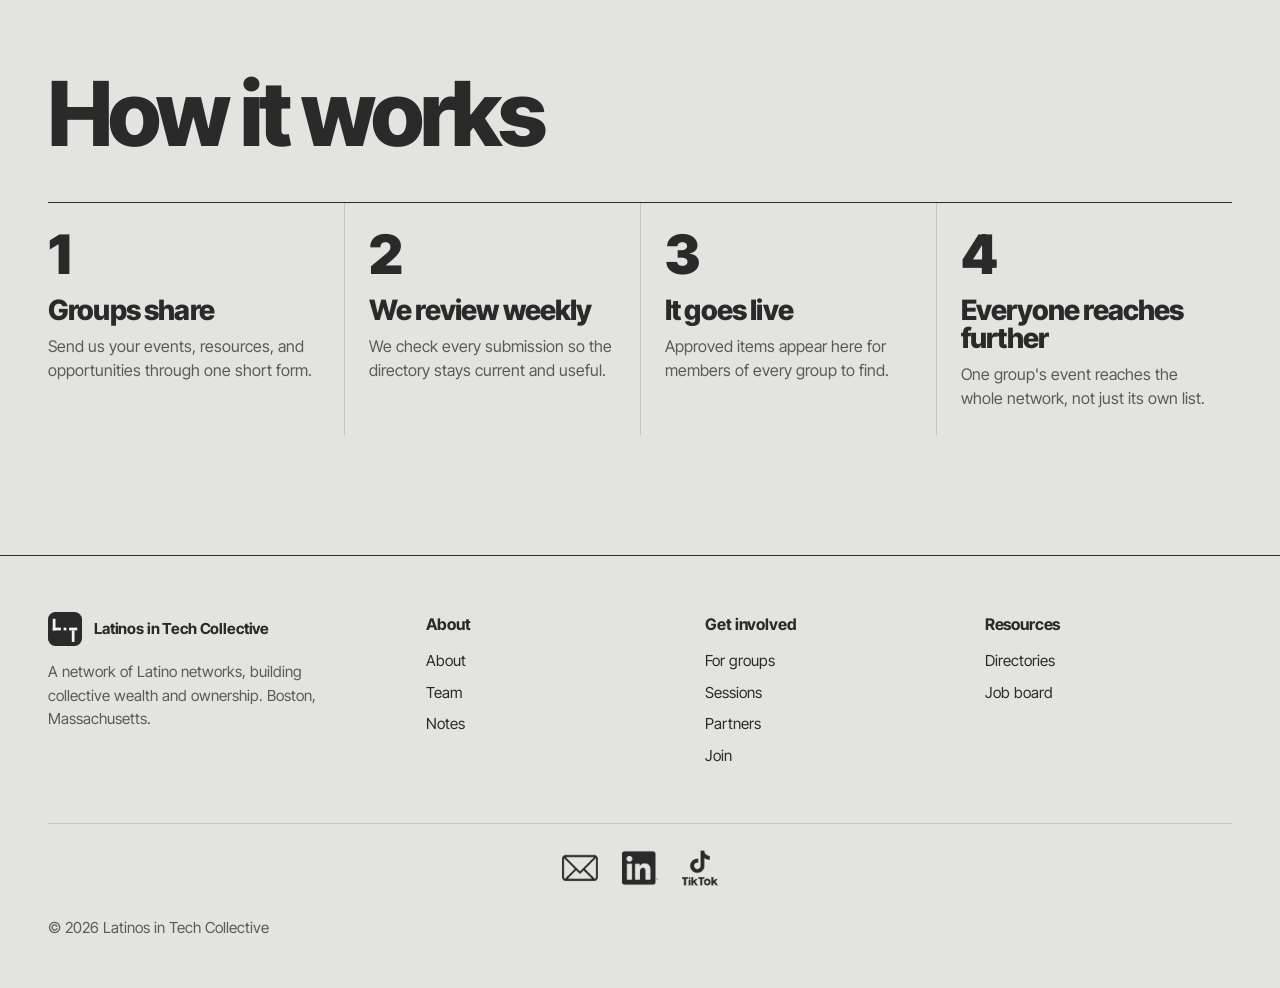
<file: directories.html>
<!DOCTYPE html>
<html lang="en">
<head>
  <meta charset="utf-8">
  <meta name="viewport" content="width=device-width, initial-scale=1, viewport-fit=cover">
  <title>Directories | Latinos in Tech Collective</title>
  <meta name="description" content="Search Latino groups across Boston and the events, resources, and funding they share with the Latinos in Tech Collective network.">
  <meta property="og:type" content="website">
  <meta property="og:title" content="Directories | Latinos in Tech Collective">
  <meta property="og:description" content="Search Latino groups across Boston and the events, resources, and funding they share with the Latinos in Tech Collective network.">
  <meta property="og:image" content="https://latinos-in-tech-collective.github.io/assets/og-image.png">
  <meta property="og:url" content="https://latinos-in-tech-collective.github.io/directories.html">
  <meta name="twitter:card" content="summary_large_image">
  <meta name="twitter:title" content="Directories | Latinos in Tech Collective">
  <meta name="twitter:description" content="Search Latino groups across Boston and the events, resources, and funding they share with the Latinos in Tech Collective network.">
  <meta name="twitter:image" content="https://latinos-in-tech-collective.github.io/assets/og-image.png">
  <link rel="preconnect" href="https://fonts.googleapis.com">
  <link rel="preconnect" href="https://fonts.gstatic.com" crossorigin>
  <link href="https://fonts.googleapis.com/css2?family=Inter+Tight:ital,wght@0,400;0,500;0,600;0,700;0,800;0,900;1,600&display=swap" rel="stylesheet">
  <link rel="stylesheet" href="css/styles.css">
  <link rel="icon" type="image/svg+xml" href="assets/mark.svg">
  <link rel="icon" type="image/png" sizes="32x32" href="assets/favicon-32.png">
  <link rel="apple-touch-icon" href="assets/apple-touch-icon.png">
  <meta name="theme-color" content="#E3E3DF">
</head>
<body>
  <a class="skip" href="#main">Skip to content</a>

  <header class="site-header">
    <nav class="wrap nav" aria-label="Main">
      <a class="brand" href="index.html" aria-label="Latinos in Tech Collective home">
        <span class="tile"><svg viewBox="0 0 100 100" fill="currentColor" aria-hidden="true"><rect x="14" y="20" width="8" height="34"/><rect x="14" y="46" width="24" height="8"/><rect x="46" y="46" width="8" height="8"/><rect x="62" y="46" width="24" height="8"/><rect x="70" y="54" width="8" height="34"/></svg></span>
        <span>Latinos in Tech Collective</span>
      </a>
      <button class="nav-toggle" type="button" aria-expanded="false" aria-controls="nav-links">Menu</button>
      <ul class="nav-links" id="nav-links">
        <li><a href="about.html">About</a></li>
        <li><a href="network.html">For groups</a></li>
        <li><a href="directories.html" aria-current="page">Directories</a></li>
        <li><a href="events.html">Sessions</a></li>
        <li><a href="partners.html">Partners</a></li>
        <li><a href="notes.html">Notes</a></li>
        <li><a href="https://litc.goamaru.com/">Job board</a></li>
        <li><a class="btn btn-solid" href="join.html#group">Bring your group in</a></li>
      </ul>
    </nav>
  </header>

  <main id="main">
    <div class="page-head">
      <div class="wrap">
        <h1>Find your people.</h1>
        <p class="intro">Search Latino groups across Boston, and the events, resources, and funding they share with the whole network.</p>
        <div class="actions">
          <a class="btn btn-solid" href="join.html#share">Share an event or resource</a>
          <a class="btn btn-line" href="join.html#group">Add your group</a>
        </div>
      </div>
    </div>

    <section id="directory" aria-labelledby="dir-h">
      <div class="wrap">
        <div class="dir-head">
          <h2 id="dir-h">The network</h2>
          <div class="dir-tabs" role="tablist" aria-label="What to search">
            <button type="button" role="tab" id="tab-groups" data-tab="groups" aria-selected="true" aria-controls="dir-list">Groups</button>
            <button type="button" role="tab" id="tab-feed" data-tab="feed" aria-selected="false" aria-controls="dir-list">Events and resources</button>
          </div>
        </div>
        <div class="dir-controls">
          <label class="dir-search" for="dir-q">
            <svg viewBox="0 0 24 24" fill="none" stroke="currentColor" stroke-width="2.4" stroke-linecap="round" aria-hidden="true"><circle cx="10.5" cy="10.5" r="6.5"/><path d="M20 20l-4.6-4.6"/></svg>
            <span class="visually-hidden">Search the directory</span>
            <input id="dir-q" type="search" autocomplete="off" placeholder="Search by name, interest, or topic, like engineering or funding">
          </label>
          <div class="chips" id="dir-chips"></div>
          <p class="dir-count" id="dir-count" aria-live="polite"></p>
        </div>
        <div id="dir-list" class="dir-list" role="tabpanel" aria-labelledby="tab-groups">
          <noscript><p class="dir-empty">Turn on JavaScript to search the directory.</p></noscript>
        </div>
        <!-- DIRECTORY: groups, events, and resources live in js/directory-data.js. Only confirmed groups go there. -->
        <div class="empty">
          <h3>More groups coming soon.</h3>
          <p>We list groups only after they say yes. Lead a Latino ERG, association, student group, or community? Add yours, and share what your group is doing with every other group in the network.</p>
          <div class="actions">
            <a class="btn btn-solid" href="join.html#group">Add your group</a>
            <a class="btn btn-line" href="join.html#share">Share an event or resource</a>
          </div>
        </div>
      </div>
    </section>

    <section aria-labelledby="how-h">
      <div class="wrap">
        <h2 id="how-h">How it works</h2>
        <ol class="steps four">
          <li><span class="n">1</span><h3>Groups share</h3><p>Send us your events, resources, and opportunities through one short form.</p></li>
          <li><span class="n">2</span><h3>We review weekly</h3><p>We check every submission so the directory stays current and useful.</p></li>
          <li><span class="n">3</span><h3>It goes live</h3><p>Approved items appear here for members of every group to find.</p></li>
          <li><span class="n">4</span><h3>Everyone reaches further</h3><p>One group's event reaches the whole network, not just its own list.</p></li>
        </ol>
      </div>
    </section>
  </main>

  <footer class="site-footer">
    <div class="wrap">
      <div class="footer-top">
        <div>
          <a class="brand" href="index.html"><span class="tile"><svg viewBox="0 0 100 100" fill="currentColor" aria-hidden="true"><rect x="14" y="20" width="8" height="34"/><rect x="14" y="46" width="24" height="8"/><rect x="46" y="46" width="8" height="8"/><rect x="62" y="46" width="24" height="8"/><rect x="70" y="54" width="8" height="34"/></svg></span><span>Latinos in Tech Collective</span></a>
          <p>A network of Latino networks, building collective wealth and ownership. Boston, Massachusetts.</p>
        </div>
        <div>
          <h4>About</h4>
          <ul>
            <li><a href="about.html">About</a></li>
            <li><a href="team.html">Team</a></li>
            <li><a href="notes.html">Notes</a></li>
          </ul>
        </div>
        <div>
          <h4>Get involved</h4>
          <ul>
            <li><a href="network.html">For groups</a></li>
            <li><a href="events.html">Sessions</a></li>
            <li><a href="partners.html">Partners</a></li>
            <li><a href="join.html">Join</a></li>
          </ul>
        </div>
        <div>
          <h4>Resources</h4>
          <ul>
            <li><a href="directories.html">Directories</a></li>
            <li><a href="https://litc.goamaru.com/">Job board</a></li>
          </ul>
        </div>
      </div>
      <div class="footer-bottom">
        <ul class="social" aria-label="Social links">
          <li><a href="mailto:latinosintechcollective@gmail.com" aria-label="Email"><img src="assets/icon-email.png" alt="" width="36" height="36"></a></li>
          <li><a href="https://www.linkedin.com/company/113237122/" aria-label="LinkedIn"><img src="assets/icon-linkedin.png" alt="" width="36" height="36"></a></li>
          <li><a href="https://www.tiktok.com/@latinosintechcollective" aria-label="TikTok"><img src="assets/icon-tiktok.png" alt="" width="36" height="36"></a></li>
        </ul>
        <div>© 2026 Latinos in Tech Collective</div>
      </div>
    </div>
  </footer>

  <script src="js/main.js"></script>
  <script src="js/directory-data.js"></script>
  <script src="js/directory.js"></script>
</body>
</html>
</file>
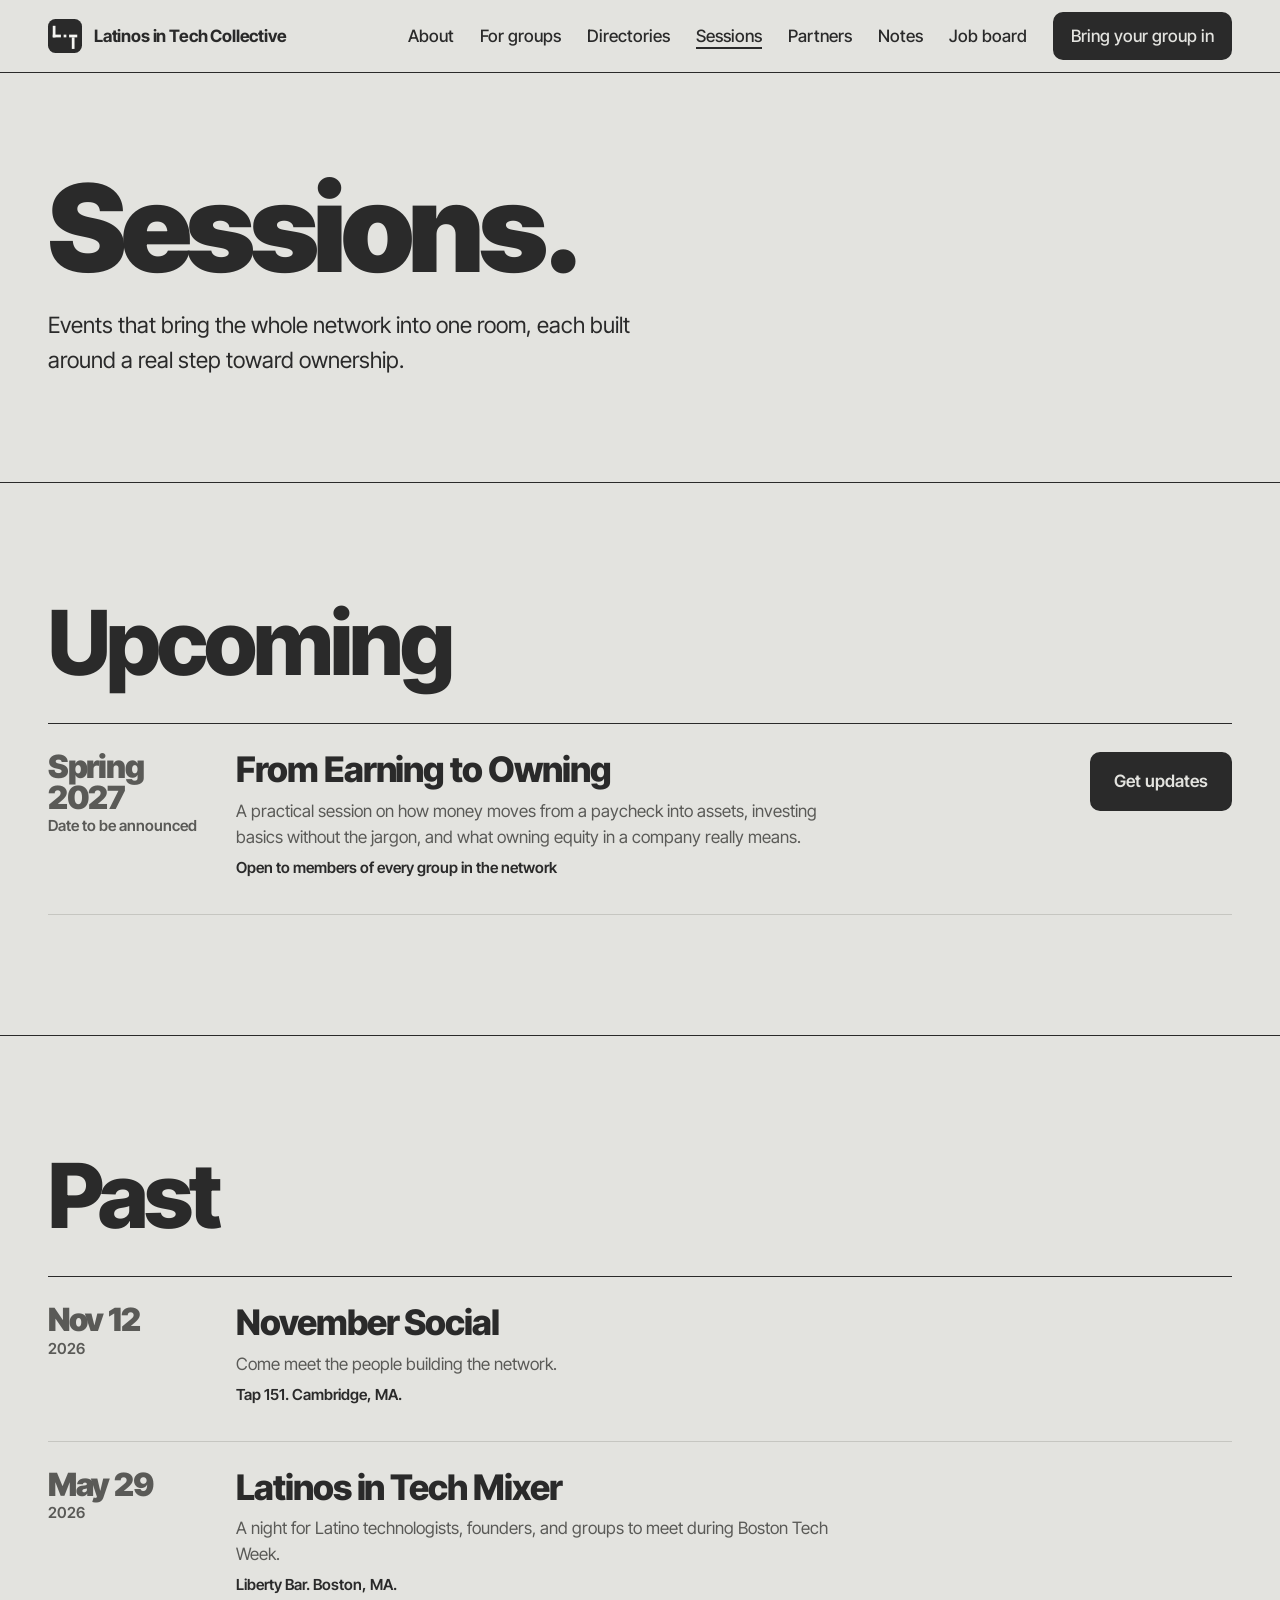
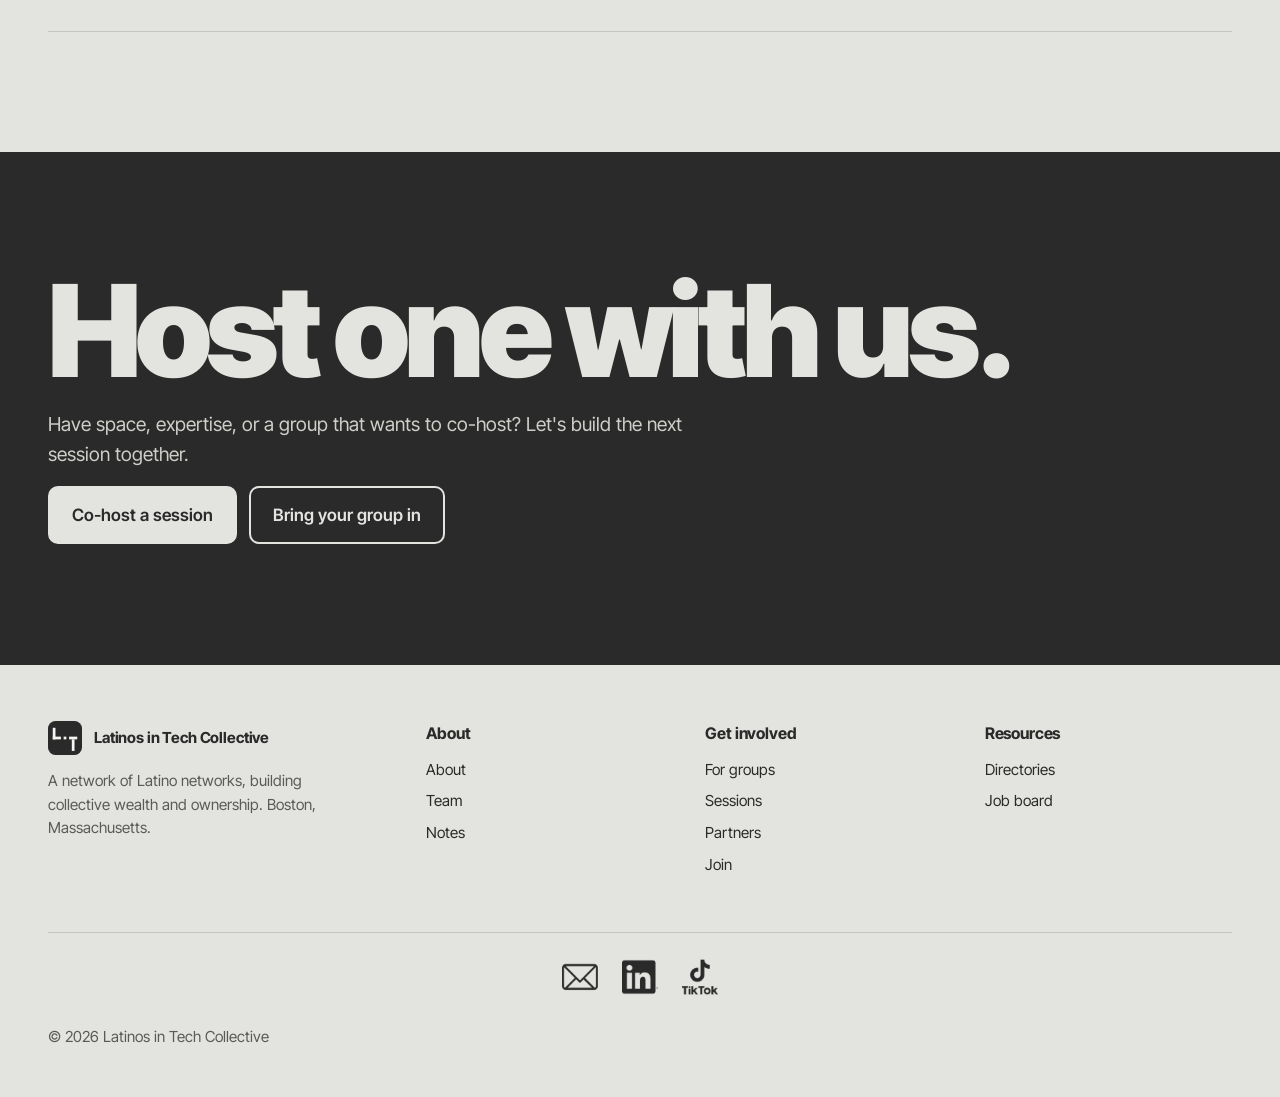
<file: events.html>
<!DOCTYPE html>
<html lang="en">
<head>
  <meta charset="utf-8">
  <meta name="viewport" content="width=device-width, initial-scale=1, viewport-fit=cover">
  <title>Sessions | Latinos in Tech Collective</title>
  <meta name="description" content="Upcoming and past Latinos in Tech Collective sessions in Boston.">
  <meta property="og:type" content="website">
  <meta property="og:title" content="Sessions | Latinos in Tech Collective">
  <meta property="og:description" content="Upcoming and past Latinos in Tech Collective sessions in Boston.">
  <meta property="og:image" content="https://latinos-in-tech-collective.github.io/assets/og-image.png">
  <meta property="og:url" content="https://latinos-in-tech-collective.github.io/events.html">
  <meta name="twitter:card" content="summary_large_image">
  <meta name="twitter:title" content="Sessions | Latinos in Tech Collective">
  <meta name="twitter:description" content="Upcoming and past Latinos in Tech Collective sessions in Boston.">
  <meta name="twitter:image" content="https://latinos-in-tech-collective.github.io/assets/og-image.png">
  <link rel="preconnect" href="https://fonts.googleapis.com">
  <link rel="preconnect" href="https://fonts.gstatic.com" crossorigin>
  <link href="https://fonts.googleapis.com/css2?family=Inter+Tight:ital,wght@0,400;0,500;0,600;0,700;0,800;0,900;1,600&display=swap" rel="stylesheet">
  <link rel="stylesheet" href="css/styles.css">
  <link rel="icon" type="image/svg+xml" href="assets/mark.svg">
  <link rel="icon" type="image/png" sizes="32x32" href="assets/favicon-32.png">
  <link rel="apple-touch-icon" href="assets/apple-touch-icon.png">
  <meta name="theme-color" content="#E3E3DF">
</head>
<body>
  <a class="skip" href="#main">Skip to content</a>

  <header class="site-header">
    <nav class="wrap nav" aria-label="Main">
      <a class="brand" href="index.html" aria-label="Latinos in Tech Collective home">
        <span class="tile"><svg viewBox="0 0 100 100" fill="currentColor" aria-hidden="true"><rect x="14" y="20" width="8" height="34"/><rect x="14" y="46" width="24" height="8"/><rect x="46" y="46" width="8" height="8"/><rect x="62" y="46" width="24" height="8"/><rect x="70" y="54" width="8" height="34"/></svg></span>
        <span>Latinos in Tech Collective</span>
      </a>
      <button class="nav-toggle" type="button" aria-expanded="false" aria-controls="nav-links">Menu</button>
      <ul class="nav-links" id="nav-links">
        <li><a href="about.html">About</a></li>
        <li><a href="network.html">For groups</a></li>
        <li><a href="directories.html">Directories</a></li>
        <li><a href="events.html" aria-current="page">Sessions</a></li>
        <li><a href="partners.html">Partners</a></li>
        <li><a href="notes.html">Notes</a></li>
        <li><a href="https://litc.goamaru.com/">Job board</a></li>
        <li><a class="btn btn-solid" href="join.html#group">Bring your group in</a></li>
      </ul>
    </nav>
  </header>

  <main id="main">
    <div class="page-head">
      <div class="wrap">
        <h1>Sessions.</h1>
        <p class="intro">Events that bring the whole network into one room, each built around a real step toward ownership.</p>
      </div>
    </div>

    <section aria-labelledby="up-h">
      <div class="wrap">
        <h2 id="up-h">Upcoming</h2>
        <div class="event-list">
          <article class="event-row">
            <p class="event-date">Spring 2027<small>Date to be announced</small></p>
            <div>
              <h3>From Earning to Owning</h3>
              <!-- PARTNERS: add partner names once brand approvals are confirmed -->
              <p>A practical session on how money moves from a paycheck into assets, investing basics without the jargon, and what owning equity in a company really means.</p>
              <p class="meta">Open to members of every group in the network</p>
            </div>
            <a class="btn btn-solid" href="join.html#updates">Get updates</a>
          </article>
        </div>
      </div>
    </section>

    <section aria-labelledby="past-h">
      <div class="wrap">
        <h2 id="past-h">Past</h2>
        <div class="event-list">
          <article class="event-row">
            <p class="event-date">Nov 12<small>2026</small></p>
            <div>
              <h3>November Social</h3>
              <!-- DESCRIPTION: draft copy. Replace with your own wording if you like. -->
              <p>Come meet the people building the network.</p>
              <p class="meta">Tap 151. Cambridge, MA.</p>
            </div>
            <span></span>
          </article>
          <!-- PAST: confirm the year, and add a photo or headcount if you have one -->
          <article class="event-row">
            <p class="event-date">May 29<small>2026</small></p>
            <div>
              <h3>Latinos in Tech Mixer</h3>
              <p>A night for Latino technologists, founders, and groups to meet during Boston Tech Week.</p>
              <p class="meta">Liberty Bar. Boston, MA.</p>
            </div>
            <span></span>
          </article>
        </div>
      </div>
    </section>

    <section class="dark big-close" aria-labelledby="host-h">
      <div class="wrap">
        <h2 id="host-h">Host one with us.</h2>
        <p>Have space, expertise, or a group that wants to co-host? Let's build the next session together.</p>
        <div class="actions">
          <a class="btn btn-solid" href="join.html#partner">Co-host a session</a>
          <a class="btn btn-line" href="network.html">Bring your group in</a>
        </div>
      </div>
    </section>
  </main>

  <footer class="site-footer">
    <div class="wrap">
      <div class="footer-top">
        <div>
          <a class="brand" href="index.html"><span class="tile"><svg viewBox="0 0 100 100" fill="currentColor" aria-hidden="true"><rect x="14" y="20" width="8" height="34"/><rect x="14" y="46" width="24" height="8"/><rect x="46" y="46" width="8" height="8"/><rect x="62" y="46" width="24" height="8"/><rect x="70" y="54" width="8" height="34"/></svg></span><span>Latinos in Tech Collective</span></a>
          <p>A network of Latino networks, building collective wealth and ownership. Boston, Massachusetts.</p>
        </div>
        <div>
          <h4>About</h4>
          <ul>
            <li><a href="about.html">About</a></li>
            <li><a href="team.html">Team</a></li>
            <li><a href="notes.html">Notes</a></li>
          </ul>
        </div>
        <div>
          <h4>Get involved</h4>
          <ul>
            <li><a href="network.html">For groups</a></li>
            <li><a href="events.html">Sessions</a></li>
            <li><a href="partners.html">Partners</a></li>
            <li><a href="join.html">Join</a></li>
          </ul>
        </div>
        <div>
          <h4>Resources</h4>
          <ul>
            <li><a href="directories.html">Directories</a></li>
            <li><a href="https://litc.goamaru.com/">Job board</a></li>
          </ul>
        </div>
      </div>
      <div class="footer-bottom">
        <ul class="social" aria-label="Social links">
          <li><a href="mailto:latinosintechcollective@gmail.com" aria-label="Email"><img src="assets/icon-email.png" alt="" width="36" height="36"></a></li>
          <li><a href="https://www.linkedin.com/company/113237122/" aria-label="LinkedIn"><img src="assets/icon-linkedin.png" alt="" width="36" height="36"></a></li>
          <li><a href="https://www.tiktok.com/@latinosintechcollective" aria-label="TikTok"><img src="assets/icon-tiktok.png" alt="" width="36" height="36"></a></li>
        </ul>
        <div>© 2026 Latinos in Tech Collective</div>
      </div>
    </div>
  </footer>

  <script src="js/main.js"></script>
</body>
</html>
</file>
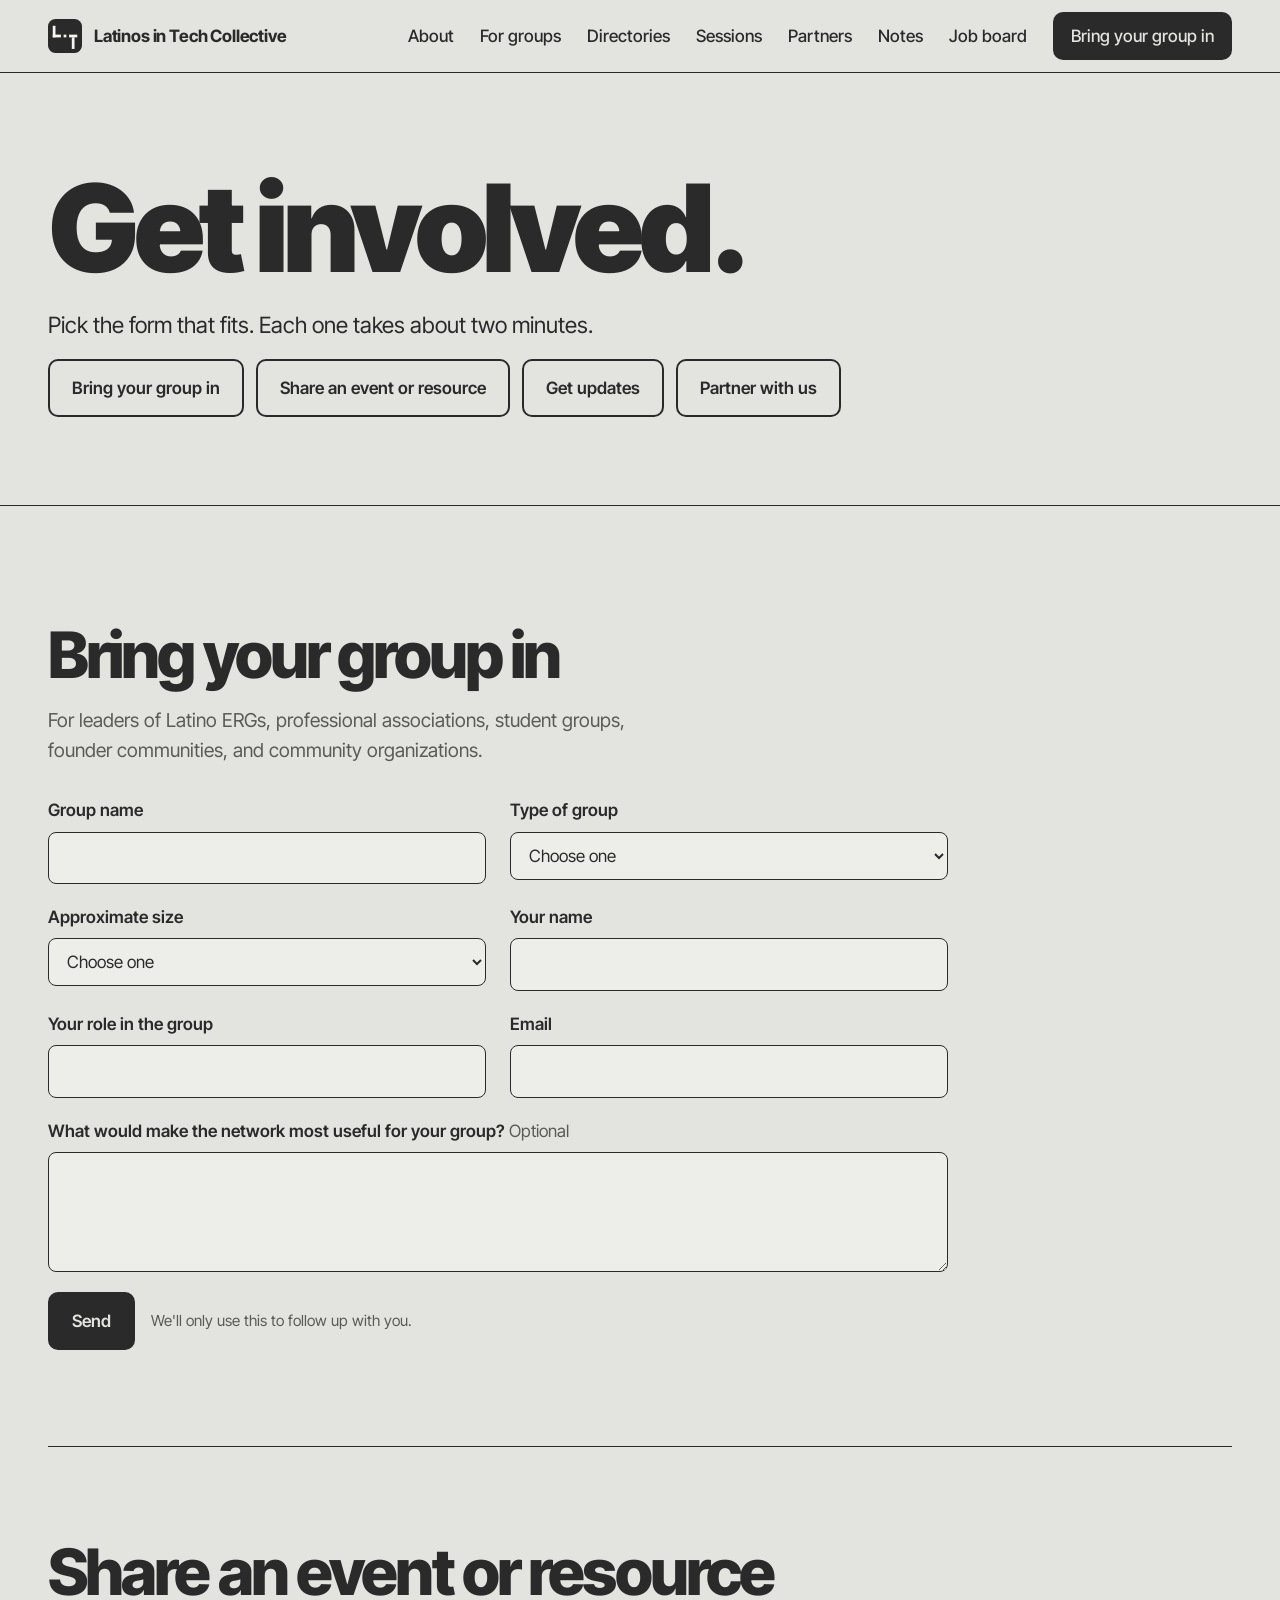
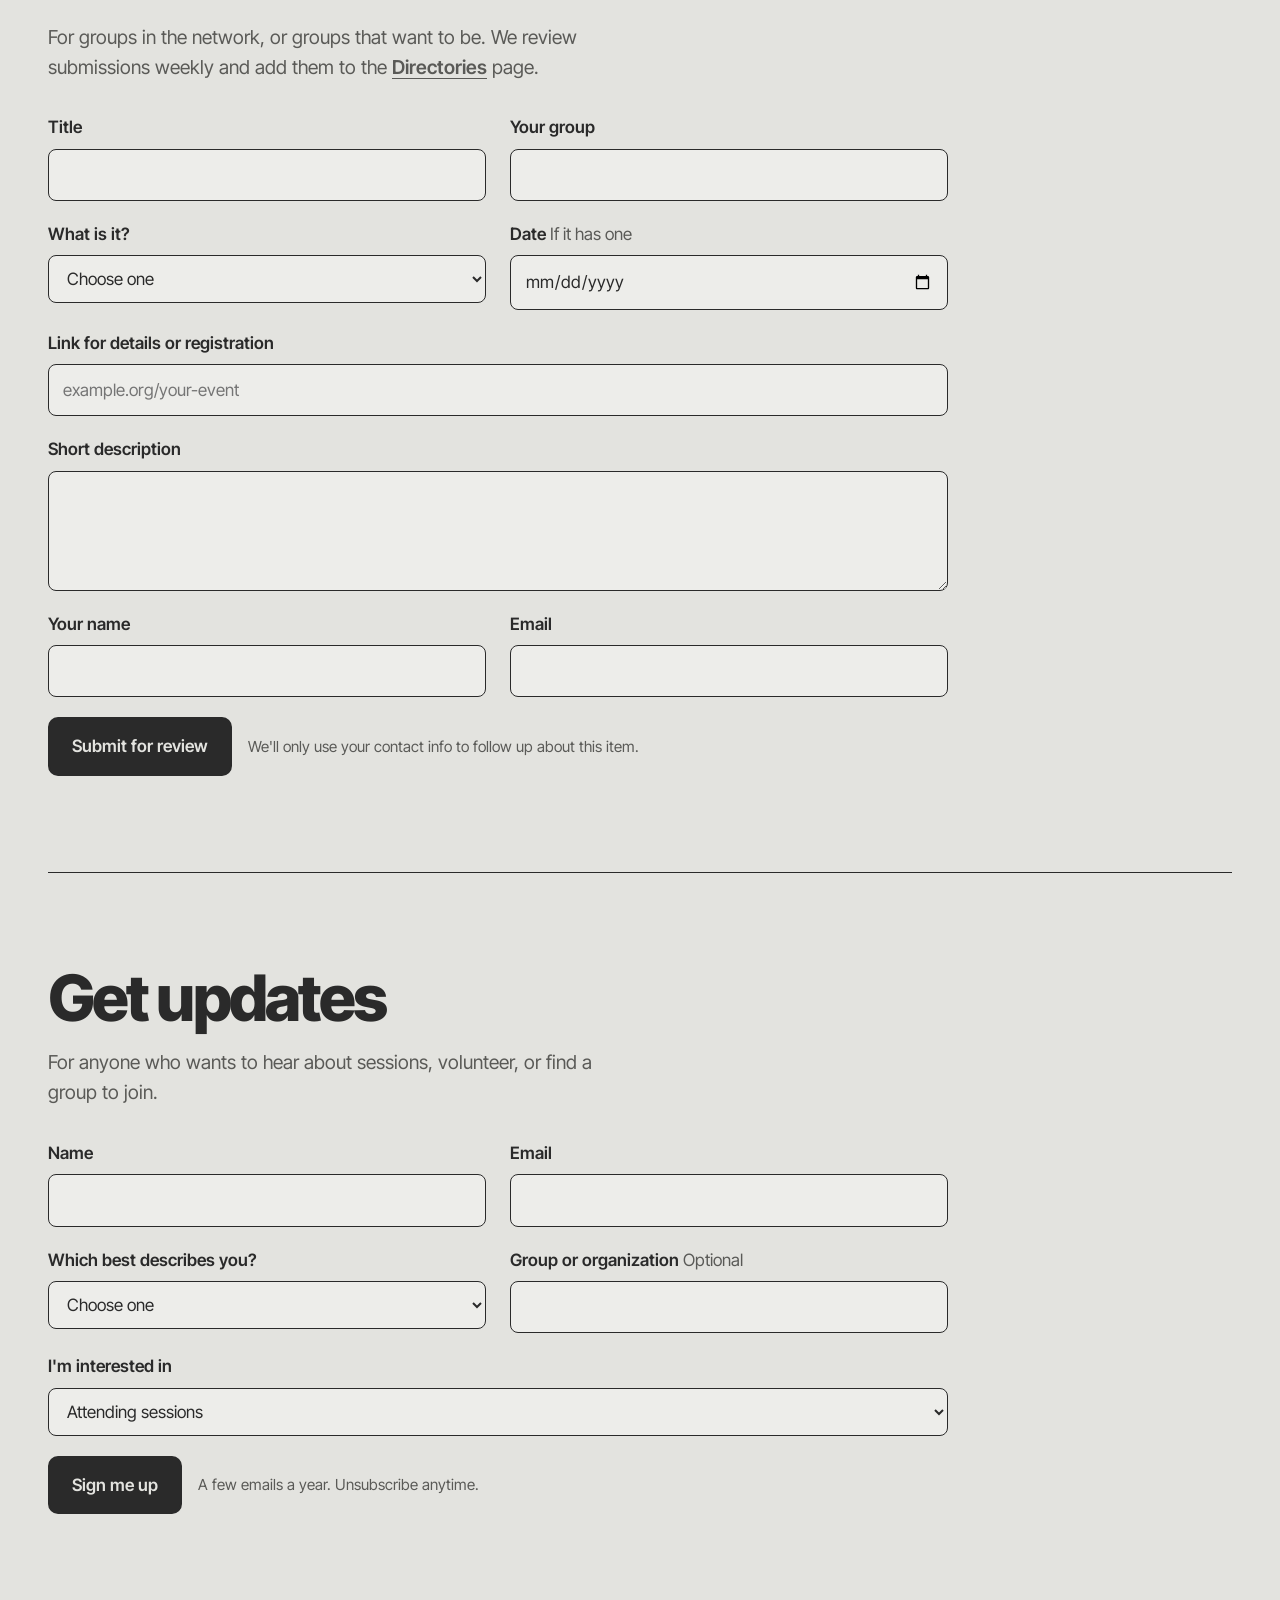
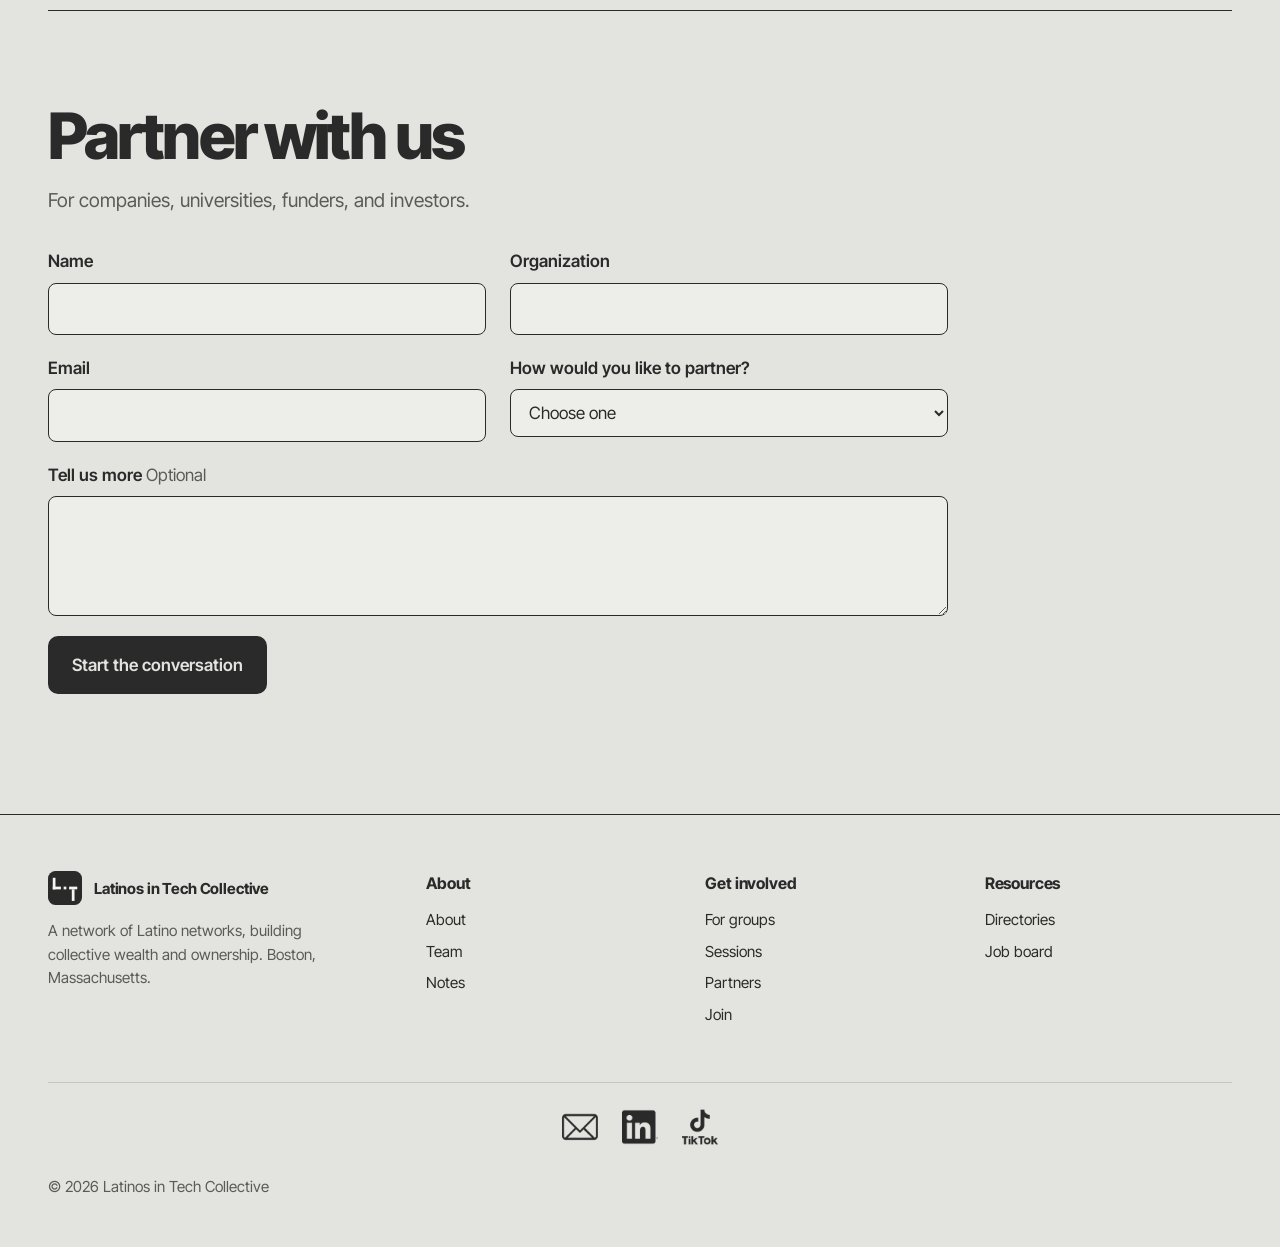
<file: join.html>
<!DOCTYPE html>
<html lang="en">
<head>
  <meta charset="utf-8">
  <meta name="viewport" content="width=device-width, initial-scale=1, viewport-fit=cover">
  <title>Get involved | Latinos in Tech Collective</title>
  <meta name="description" content="Bring your group into the Latinos in Tech Collective network, get updates, or partner with us.">
  <meta property="og:type" content="website">
  <meta property="og:title" content="Get involved | Latinos in Tech Collective">
  <meta property="og:description" content="Bring your group into the Latinos in Tech Collective network, get updates, or partner with us.">
  <meta property="og:image" content="https://latinos-in-tech-collective.github.io/assets/og-image.png">
  <meta property="og:url" content="https://latinos-in-tech-collective.github.io/join.html">
  <meta name="twitter:card" content="summary_large_image">
  <meta name="twitter:title" content="Get involved | Latinos in Tech Collective">
  <meta name="twitter:description" content="Bring your group into the Latinos in Tech Collective network, get updates, or partner with us.">
  <meta name="twitter:image" content="https://latinos-in-tech-collective.github.io/assets/og-image.png">
  <link rel="preconnect" href="https://fonts.googleapis.com">
  <link rel="preconnect" href="https://fonts.gstatic.com" crossorigin>
  <link href="https://fonts.googleapis.com/css2?family=Inter+Tight:ital,wght@0,400;0,500;0,600;0,700;0,800;0,900;1,600&display=swap" rel="stylesheet">
  <link rel="stylesheet" href="css/styles.css">
  <link rel="icon" type="image/svg+xml" href="assets/mark.svg">
  <link rel="icon" type="image/png" sizes="32x32" href="assets/favicon-32.png">
  <link rel="apple-touch-icon" href="assets/apple-touch-icon.png">
  <meta name="theme-color" content="#E3E3DF">
</head>
<body>
  <a class="skip" href="#main">Skip to content</a>

  <header class="site-header">
    <nav class="wrap nav" aria-label="Main">
      <a class="brand" href="index.html" aria-label="Latinos in Tech Collective home">
        <span class="tile"><svg viewBox="0 0 100 100" fill="currentColor" aria-hidden="true"><rect x="14" y="20" width="8" height="34"/><rect x="14" y="46" width="24" height="8"/><rect x="46" y="46" width="8" height="8"/><rect x="62" y="46" width="24" height="8"/><rect x="70" y="54" width="8" height="34"/></svg></span>
        <span>Latinos in Tech Collective</span>
      </a>
      <button class="nav-toggle" type="button" aria-expanded="false" aria-controls="nav-links">Menu</button>
      <ul class="nav-links" id="nav-links">
        <li><a href="about.html">About</a></li>
        <li><a href="network.html">For groups</a></li>
        <li><a href="directories.html">Directories</a></li>
        <li><a href="events.html">Sessions</a></li>
        <li><a href="partners.html">Partners</a></li>
        <li><a href="notes.html">Notes</a></li>
        <li><a href="https://litc.goamaru.com/">Job board</a></li>
        <li><a class="btn btn-solid" href="join.html#group">Bring your group in</a></li>
      </ul>
    </nav>
  </header>

  <main id="main">
    <div class="page-head">
      <div class="wrap">
        <h1>Get involved.</h1>
        <p class="intro">Pick the form that fits. Each one takes about two minutes.</p>
        <div class="actions">
          <a class="btn btn-line" href="#group">Bring your group in</a>
          <a class="btn btn-line" href="#share">Share an event or resource</a>
          <a class="btn btn-line" href="#updates">Get updates</a>
          <a class="btn btn-line" href="#partner">Partner with us</a>
        </div>
      </div>
    </div>

    <section>
      <div class="wrap">
        <!-- FORMS: set each form's action to your endpoint (for example https://formspree.io/f/XXXX). See README. -->
        <div class="form-block" id="group">
          <h2>Bring your group in</h2>
          <p class="intro">For leaders of Latino ERGs, professional associations, student groups, founder communities, and community organizations.</p>
          <form class="form-grid" data-form action="https://script.google.com/macros/s/AKfycbx_3sDZStDjSn1rO4mVcAZ0FEpTEWkle8bIaJFiX9AwQ9mjJH99TQuoauZ5YzU627ey/exec" method="POST" data-thanks="We'll reach out to set up an intro call.">
            <input type="hidden" name="form" value="group">
            <div class="hp-field" aria-hidden="true"><label for="g-website">Leave this field empty</label><input id="g-website" name="website" tabindex="-1" autocomplete="off"></div>
            <div class="field"><label for="g-name">Group name</label><input id="g-name" name="group_name" required></div>
            <div class="field"><label for="g-type">Type of group</label>
              <select id="g-type" name="group_type" required>
                <option value="">Choose one</option>
                <option>Employee resource group</option>
                <option>Professional association</option>
                <option>Student group</option>
                <option>Founder or startup community</option>
                <option>Community organization</option>
                <option>Other</option>
              </select></div>
            <div class="field"><label for="g-size">Approximate size</label>
              <select id="g-size" name="group_size">
                <option value="">Choose one</option>
                <option>Under 50</option><option>50 to 200</option><option>200 to 1,000</option><option>Over 1,000</option>
              </select></div>
            <div class="field"><label for="g-person">Your name</label><input id="g-person" name="name" autocomplete="name" required></div>
            <div class="field"><label for="g-role">Your role in the group</label><input id="g-role" name="role"></div>
            <div class="field"><label for="g-email">Email</label><input id="g-email" name="email" type="email" autocomplete="email" required></div>
            <div class="field full"><label for="g-need">What would make the network most useful for your group? <span class="hint">Optional</span></label><textarea id="g-need" name="needs"></textarea></div>
            <div class="form-row"><button class="btn btn-solid" type="submit">Send</button><p class="form-note">We'll only use this to follow up with you.</p></div>
          </form>
          <div class="form-msg" data-form-msg hidden tabindex="-1" role="status"><h3></h3><p></p></div>
        </div>

        <div class="form-block" id="share">
          <h2>Share an event or resource</h2>
          <p class="intro">For groups in the network, or groups that want to be. We review submissions weekly and add them to the <a class="text-link" href="directories.html#events">Directories</a> page.</p>
          <form class="form-grid" data-form action="https://script.google.com/macros/s/AKfycbx_3sDZStDjSn1rO4mVcAZ0FEpTEWkle8bIaJFiX9AwQ9mjJH99TQuoauZ5YzU627ey/exec" method="POST" data-thanks="We'll review it this week and let you know when it's live.">
            <input type="hidden" name="form" value="share">
            <div class="hp-field" aria-hidden="true"><label for="s-website">Leave this field empty</label><input id="s-website" name="website" tabindex="-1" autocomplete="off"></div>
            <div class="field"><label for="s-title">Title</label><input id="s-title" name="title" required></div>
            <div class="field"><label for="s-group">Your group</label><input id="s-group" name="group" required></div>
            <div class="field"><label for="s-kind">What is it?</label>
              <select id="s-kind" name="kind" required>
                <option value="">Choose one</option>
                <option>Event</option><option>Resource</option><option>Funding or opportunity</option>
              </select></div>
            <div class="field"><label for="s-date">Date <span class="hint">If it has one</span></label><input id="s-date" name="date" type="date"></div>
            <div class="field full"><label for="s-link">Link for details or registration</label><input id="s-link" name="link" type="text" inputmode="url" autocapitalize="off" autocomplete="url" spellcheck="false" data-normalize-url placeholder="example.org/your-event"></div>
            <div class="field full"><label for="s-desc">Short description</label><textarea id="s-desc" name="description" required></textarea></div>
            <div class="field"><label for="s-name">Your name</label><input id="s-name" name="name" autocomplete="name" required></div>
            <div class="field"><label for="s-email">Email</label><input id="s-email" name="email" type="email" autocomplete="email" required></div>
            <div class="form-row"><button class="btn btn-solid" type="submit">Submit for review</button><p class="form-note">We'll only use your contact info to follow up about this item.</p></div>
          </form>
          <div class="form-msg" data-form-msg hidden tabindex="-1" role="status"><h3></h3><p></p></div>
        </div>

        <div class="form-block" id="updates">
          <h2>Get updates</h2>
          <p class="intro">For anyone who wants to hear about sessions, volunteer, or find a group to join.</p>
          <form class="form-grid" data-form action="https://script.google.com/macros/s/AKfycbx_3sDZStDjSn1rO4mVcAZ0FEpTEWkle8bIaJFiX9AwQ9mjJH99TQuoauZ5YzU627ey/exec" method="POST" data-thanks="You'll hear from us when the next session is announced.">
            <input type="hidden" name="form" value="updates">
            <div class="hp-field" aria-hidden="true"><label for="u-website">Leave this field empty</label><input id="u-website" name="website" tabindex="-1" autocomplete="off"></div>
            <div class="field"><label for="u-name">Name</label><input id="u-name" name="name" autocomplete="name" required></div>
            <div class="field"><label for="u-email">Email</label><input id="u-email" name="email" type="email" autocomplete="email" required></div>
            <div class="field"><label for="u-who">Which best describes you?</label>
              <select id="u-who" name="describes">
                <option value="">Choose one</option>
                <option>Working professional</option><option>Student</option><option>Founder or business owner</option><option>Investor</option><option>Other</option>
              </select></div>
            <div class="field"><label for="u-org">Group or organization <span class="hint">Optional</span></label><input id="u-org" name="organization"></div>
            <div class="field full"><label for="u-int">I'm interested in</label>
              <select id="u-int" name="interest">
                <option>Attending sessions</option><option>Volunteering</option><option>Finding a group to join</option><option>All of it</option>
              </select></div>
            <div class="form-row"><button class="btn btn-solid" type="submit">Sign me up</button><p class="form-note">A few emails a year. Unsubscribe anytime.</p></div>
          </form>
          <div class="form-msg" data-form-msg hidden tabindex="-1" role="status"><h3></h3><p></p></div>
        </div>

        <div class="form-block" id="partner">
          <h2>Partner with us</h2>
          <p class="intro">For companies, universities, funders, and investors.</p>
          <form class="form-grid" data-form action="https://script.google.com/macros/s/AKfycbx_3sDZStDjSn1rO4mVcAZ0FEpTEWkle8bIaJFiX9AwQ9mjJH99TQuoauZ5YzU627ey/exec" method="POST" data-thanks="We'll be in touch to find the right fit.">
            <input type="hidden" name="form" value="partner">
            <div class="hp-field" aria-hidden="true"><label for="p-website">Leave this field empty</label><input id="p-website" name="website" tabindex="-1" autocomplete="off"></div>
            <div class="field"><label for="p-name">Name</label><input id="p-name" name="name" autocomplete="name" required></div>
            <div class="field"><label for="p-org">Organization</label><input id="p-org" name="organization" autocomplete="organization" required></div>
            <div class="field"><label for="p-email">Email</label><input id="p-email" name="email" type="email" autocomplete="email" required></div>
            <div class="field"><label for="p-how">How would you like to partner?</label>
              <select id="p-how" name="partner_type">
                <option value="">Choose one</option>
                <option>Host a session</option><option>Sponsor a session</option><option>Fund the network</option><option>Bring expertise</option><option>Something else</option>
              </select></div>
            <div class="field full"><label for="p-more">Tell us more <span class="hint">Optional</span></label><textarea id="p-more" name="details"></textarea></div>
            <div class="form-row"><button class="btn btn-solid" type="submit">Start the conversation</button></div>
          </form>
          <div class="form-msg" data-form-msg hidden tabindex="-1" role="status"><h3></h3><p></p></div>
        </div>
      </div>
    </section>
  </main>

  <footer class="site-footer">
    <div class="wrap">
      <div class="footer-top">
        <div>
          <a class="brand" href="index.html"><span class="tile"><svg viewBox="0 0 100 100" fill="currentColor" aria-hidden="true"><rect x="14" y="20" width="8" height="34"/><rect x="14" y="46" width="24" height="8"/><rect x="46" y="46" width="8" height="8"/><rect x="62" y="46" width="24" height="8"/><rect x="70" y="54" width="8" height="34"/></svg></span><span>Latinos in Tech Collective</span></a>
          <p>A network of Latino networks, building collective wealth and ownership. Boston, Massachusetts.</p>
        </div>
        <div>
          <h4>About</h4>
          <ul>
            <li><a href="about.html">About</a></li>
            <li><a href="team.html">Team</a></li>
            <li><a href="notes.html">Notes</a></li>
          </ul>
        </div>
        <div>
          <h4>Get involved</h4>
          <ul>
            <li><a href="network.html">For groups</a></li>
            <li><a href="events.html">Sessions</a></li>
            <li><a href="partners.html">Partners</a></li>
            <li><a href="join.html">Join</a></li>
          </ul>
        </div>
        <div>
          <h4>Resources</h4>
          <ul>
            <li><a href="directories.html">Directories</a></li>
            <li><a href="https://litc.goamaru.com/">Job board</a></li>
          </ul>
        </div>
      </div>
      <div class="footer-bottom">
        <ul class="social" aria-label="Social links">
          <li><a href="mailto:latinosintechcollective@gmail.com" aria-label="Email"><img src="assets/icon-email.png" alt="" width="36" height="36"></a></li>
          <li><a href="https://www.linkedin.com/company/113237122/" aria-label="LinkedIn"><img src="assets/icon-linkedin.png" alt="" width="36" height="36"></a></li>
          <li><a href="https://www.tiktok.com/@latinosintechcollective" aria-label="TikTok"><img src="assets/icon-tiktok.png" alt="" width="36" height="36"></a></li>
        </ul>
        <div>© 2026 Latinos in Tech Collective</div>
      </div>
    </div>
  </footer>

  <script src="js/main.js"></script>
</body>
</html>
</file>
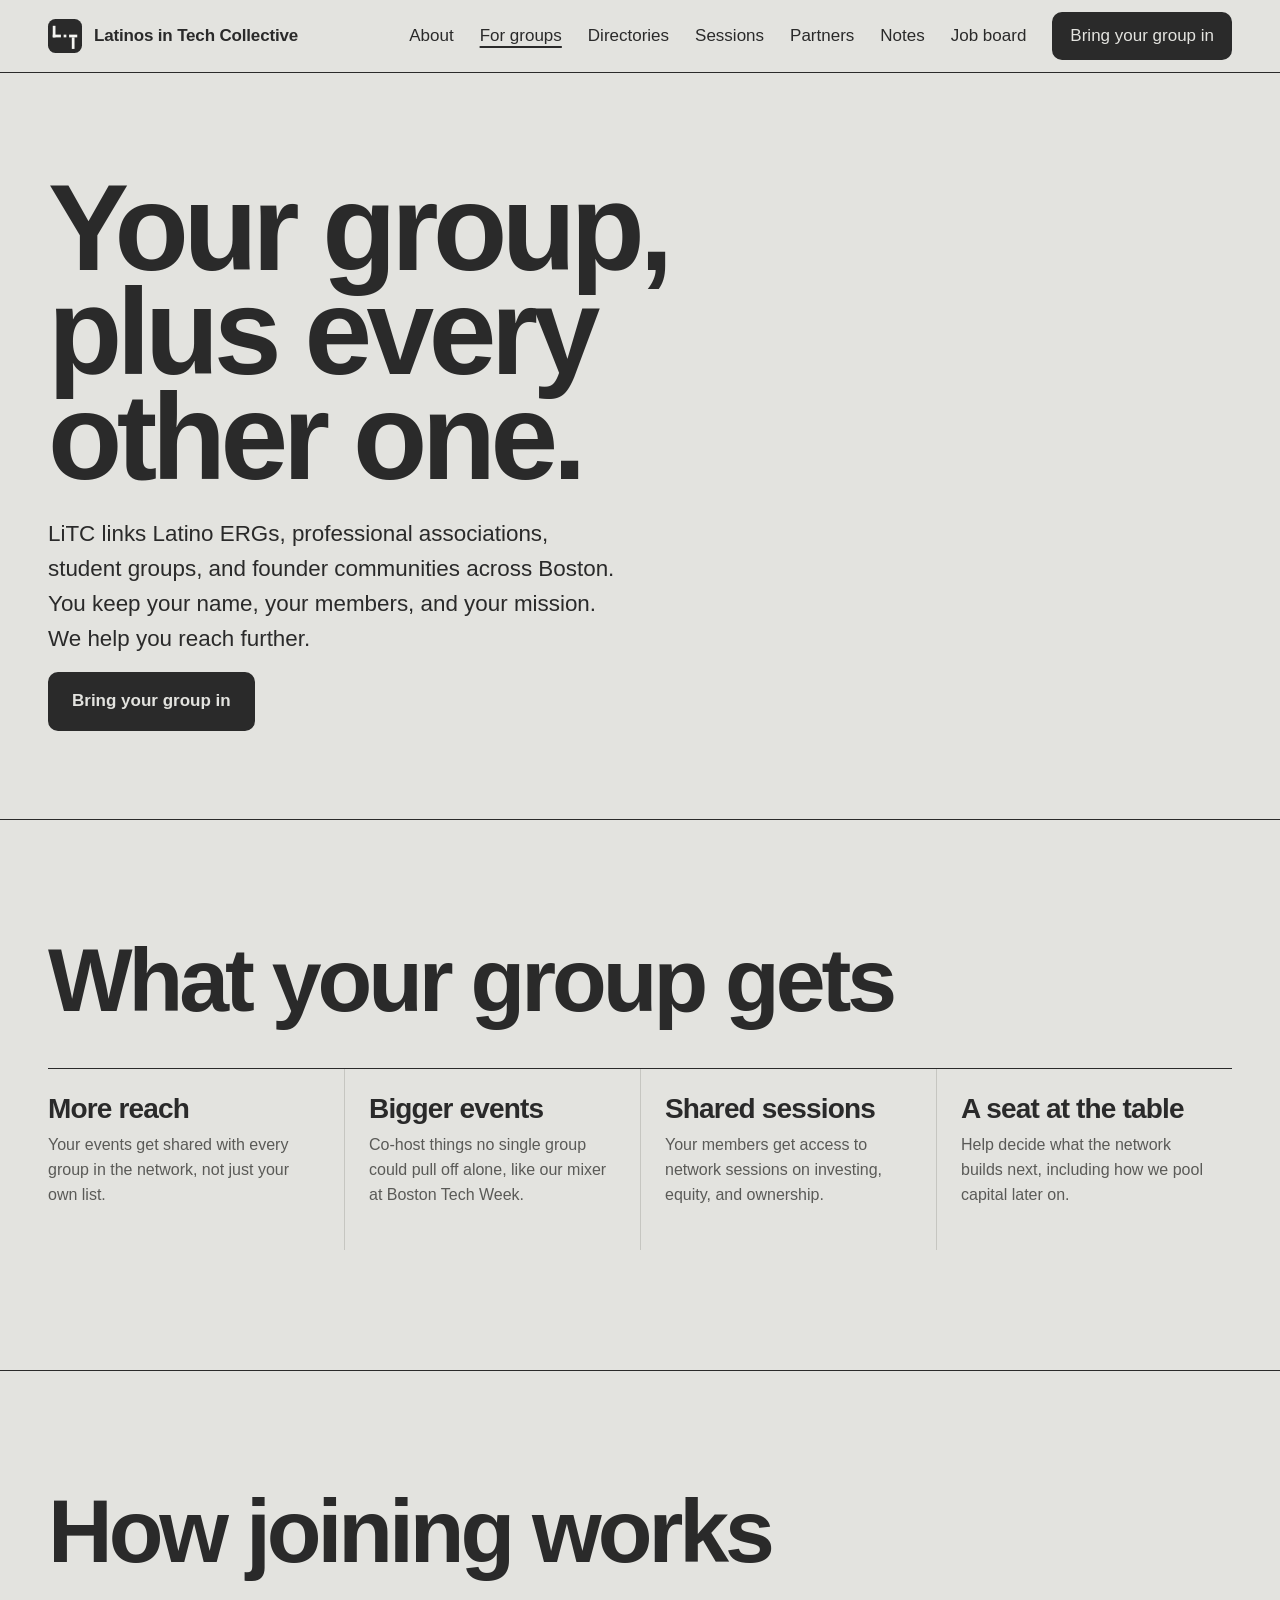
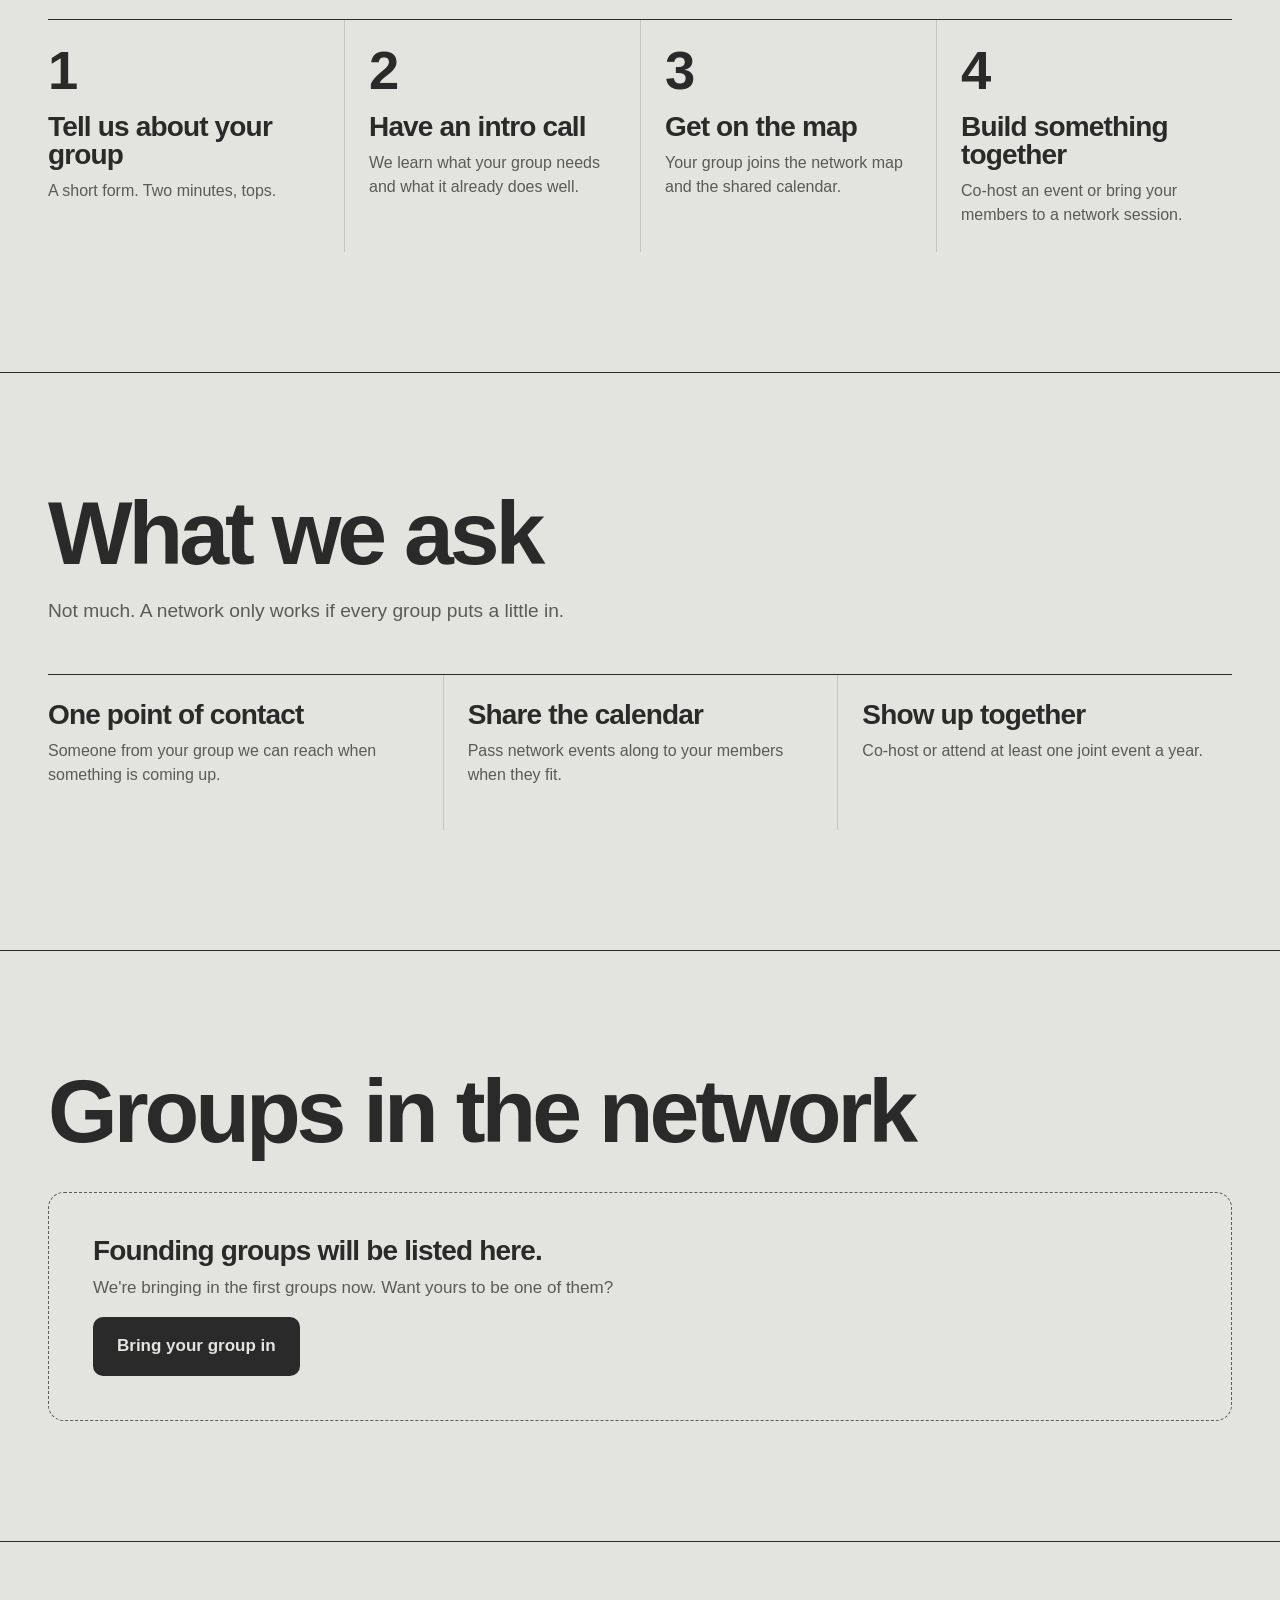
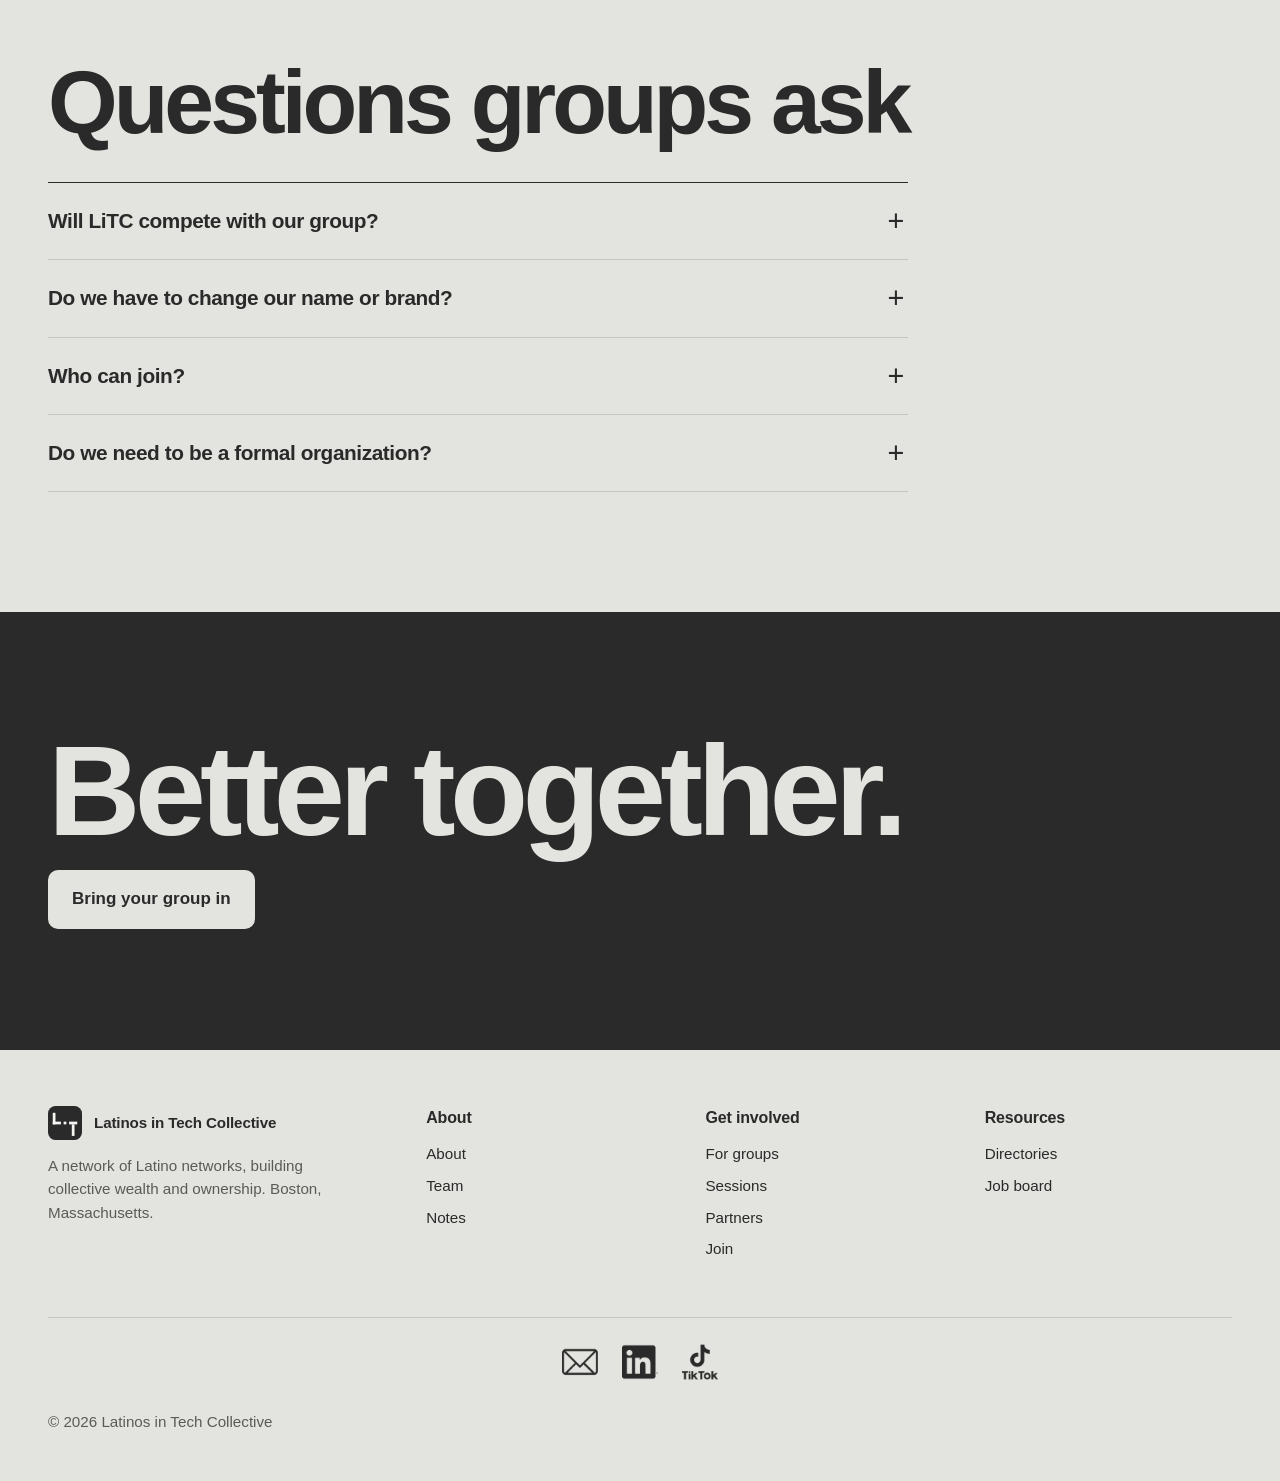
<file: mentorship.html>
<!DOCTYPE html>
<html lang="en">
<head>
  <meta charset="utf-8">
  <title>Moved | Latinos in Tech Collective</title>
  <meta http-equiv="refresh" content="0; url=network.html">
  <link rel="canonical" href="https://latinos-in-tech-collective.github.io/network.html">
  <meta name="robots" content="noindex">
</head>
<body>
  <p>This page moved. <a href="network.html">Go to the new page</a>.</p>
</body>
</html>
</file>
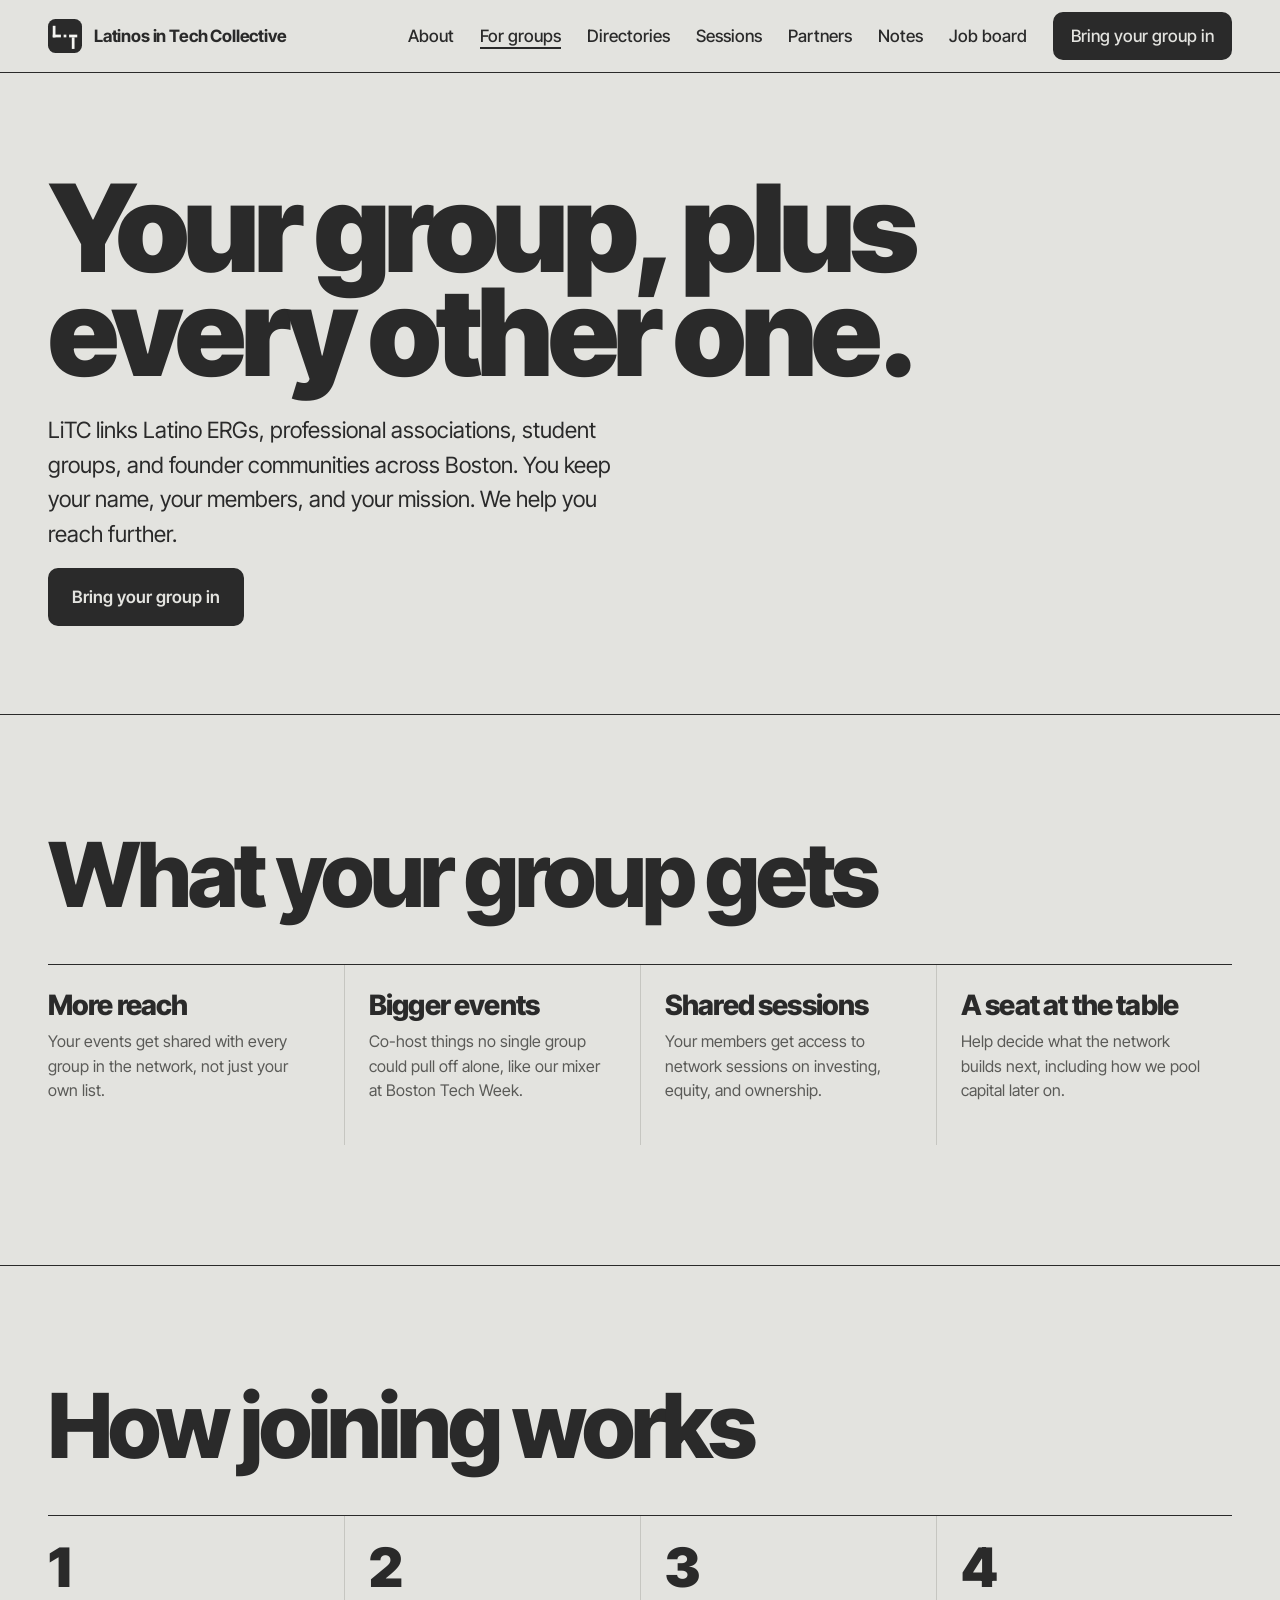
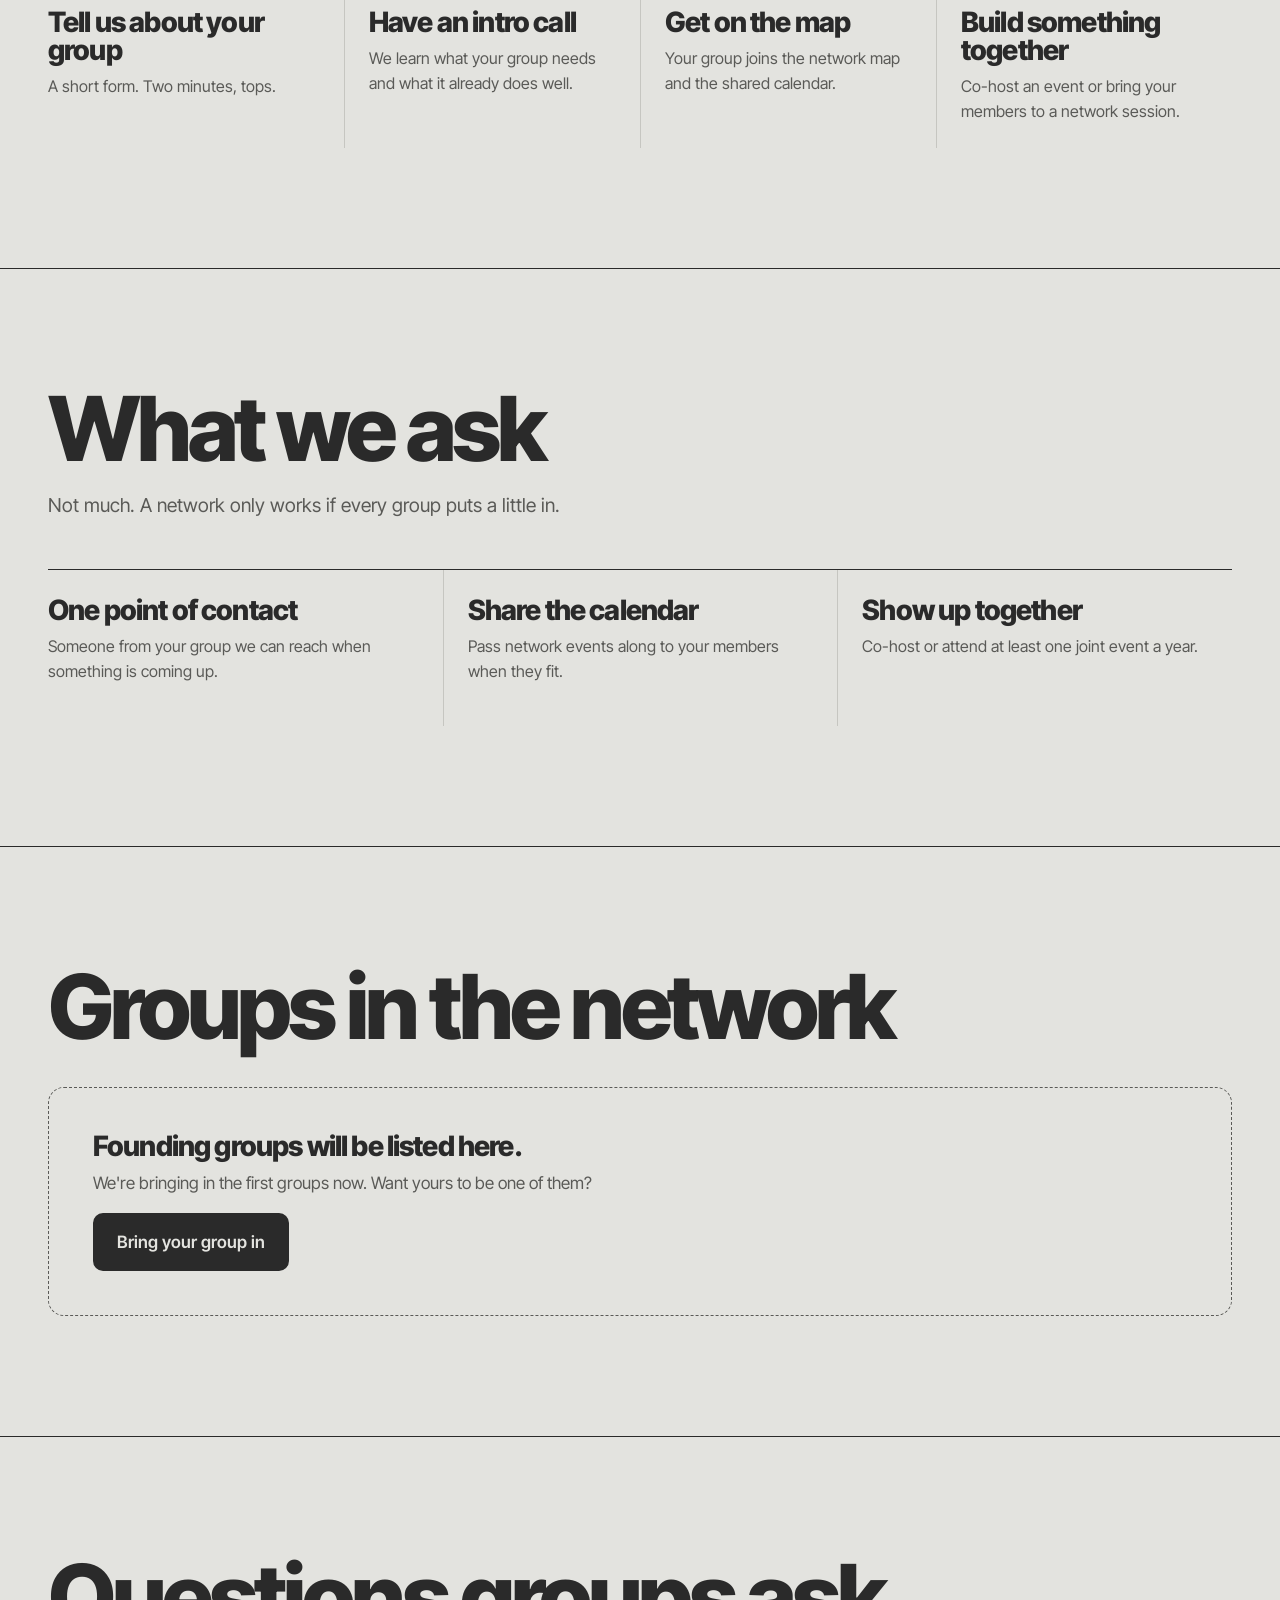
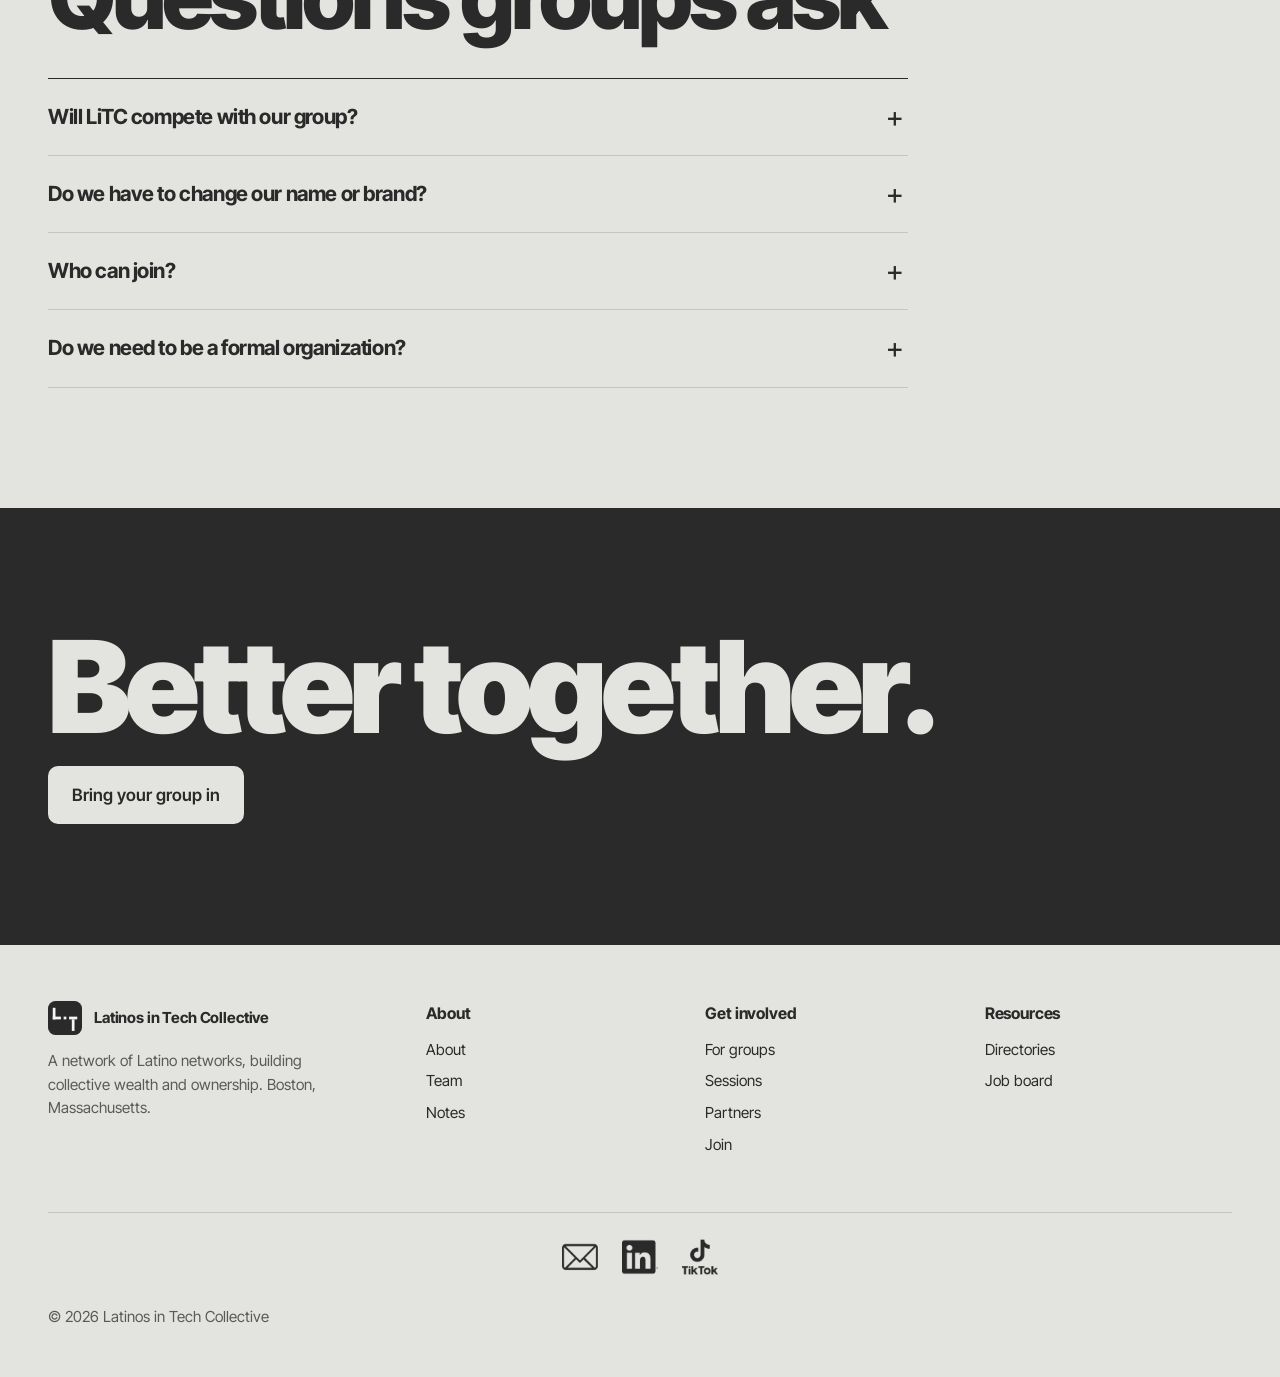
<file: network.html>
<!DOCTYPE html>
<html lang="en">
<head>
  <meta charset="utf-8">
  <meta name="viewport" content="width=device-width, initial-scale=1, viewport-fit=cover">
  <title>For groups | Latinos in Tech Collective</title>
  <meta name="description" content="How Latino ERGs, professional associations, student groups, and communities join the Latinos in Tech Collective network.">
  <meta property="og:type" content="website">
  <meta property="og:title" content="For groups | Latinos in Tech Collective">
  <meta property="og:description" content="How Latino ERGs, professional associations, student groups, and communities join the Latinos in Tech Collective network.">
  <meta property="og:image" content="https://latinos-in-tech-collective.github.io/assets/og-image.png">
  <meta property="og:url" content="https://latinos-in-tech-collective.github.io/network.html">
  <meta name="twitter:card" content="summary_large_image">
  <meta name="twitter:title" content="For groups | Latinos in Tech Collective">
  <meta name="twitter:description" content="How Latino ERGs, professional associations, student groups, and communities join the Latinos in Tech Collective network.">
  <meta name="twitter:image" content="https://latinos-in-tech-collective.github.io/assets/og-image.png">
  <link rel="preconnect" href="https://fonts.googleapis.com">
  <link rel="preconnect" href="https://fonts.gstatic.com" crossorigin>
  <link href="https://fonts.googleapis.com/css2?family=Inter+Tight:ital,wght@0,400;0,500;0,600;0,700;0,800;0,900;1,600&display=swap" rel="stylesheet">
  <link rel="stylesheet" href="css/styles.css">
  <link rel="icon" type="image/svg+xml" href="assets/mark.svg">
  <link rel="icon" type="image/png" sizes="32x32" href="assets/favicon-32.png">
  <link rel="apple-touch-icon" href="assets/apple-touch-icon.png">
  <meta name="theme-color" content="#E3E3DF">
</head>
<body>
  <a class="skip" href="#main">Skip to content</a>

  <header class="site-header">
    <nav class="wrap nav" aria-label="Main">
      <a class="brand" href="index.html" aria-label="Latinos in Tech Collective home">
        <span class="tile"><svg viewBox="0 0 100 100" fill="currentColor" aria-hidden="true"><rect x="14" y="20" width="8" height="34"/><rect x="14" y="46" width="24" height="8"/><rect x="46" y="46" width="8" height="8"/><rect x="62" y="46" width="24" height="8"/><rect x="70" y="54" width="8" height="34"/></svg></span>
        <span>Latinos in Tech Collective</span>
      </a>
      <button class="nav-toggle" type="button" aria-expanded="false" aria-controls="nav-links">Menu</button>
      <ul class="nav-links" id="nav-links">
        <li><a href="about.html">About</a></li>
        <li><a href="network.html" aria-current="page">For groups</a></li>
        <li><a href="directories.html">Directories</a></li>
        <li><a href="events.html">Sessions</a></li>
        <li><a href="partners.html">Partners</a></li>
        <li><a href="notes.html">Notes</a></li>
        <li><a href="https://litc.goamaru.com/">Job board</a></li>
        <li><a class="btn btn-solid" href="join.html#group">Bring your group in</a></li>
      </ul>
    </nav>
  </header>

  <main id="main">
    <div class="page-head">
      <div class="wrap">
        <h1>Your group, plus every other one.</h1>
        <p class="intro">LiTC links Latino ERGs, professional associations, student groups, and founder communities across Boston. You keep your name, your members, and your mission. We help you reach further.</p>
        <div class="actions"><a class="btn btn-solid" href="join.html#group">Bring your group in</a></div>
      </div>
    </div>

    <section aria-labelledby="gets-h">
      <div class="wrap">
        <h2 id="gets-h">What your group gets</h2>
        <div class="cols">
          <div class="col"><h3>More reach</h3><p>Your events get shared with every group in the network, not just your own list.</p></div>
          <div class="col"><h3>Bigger events</h3><p>Co-host things no single group could pull off alone, like our mixer at Boston Tech Week.</p></div>
          <div class="col"><h3>Shared sessions</h3><p>Your members get access to network sessions on investing, equity, and ownership.</p></div>
          <div class="col"><h3>A seat at the table</h3><p>Help decide what the network builds next, including how we pool capital later on.</p></div>
        </div>
      </div>
    </section>

    <section aria-labelledby="joins-h">
      <div class="wrap">
        <h2 id="joins-h">How joining works</h2>
        <ol class="steps four">
          <li><span class="n">1</span><h3>Tell us about your group</h3><p>A short form. Two minutes, tops.</p></li>
          <li><span class="n">2</span><h3>Have an intro call</h3><p>We learn what your group needs and what it already does well.</p></li>
          <li><span class="n">3</span><h3>Get on the map</h3><p>Your group joins the network map and the shared calendar.</p></li>
          <li><span class="n">4</span><h3>Build something together</h3><p>Co-host an event or bring your members to a network session.</p></li>
        </ol>
      </div>
    </section>

    <section aria-labelledby="ask-h">
      <div class="wrap">
        <h2 id="ask-h">What we ask</h2>
        <p class="intro">Not much. A network only works if every group puts a little in.</p>
        <!-- DRAFT: confirm these asks before launch -->
        <div class="cols three">
          <div class="col"><h3>One point of contact</h3><p>Someone from your group we can reach when something is coming up.</p></div>
          <div class="col"><h3>Share the calendar</h3><p>Pass network events along to your members when they fit.</p></div>
          <div class="col"><h3>Show up together</h3><p>Co-host or attend at least one joint event a year.</p></div>
        </div>
      </div>
    </section>

    <section aria-labelledby="groups-h">
      <div class="wrap">
        <h2 id="groups-h">Groups in the network</h2>
        <!-- NETWORK: once groups confirm, replace this empty state with their names or logos. Real groups only. -->
        <div class="empty">
          <h3>Founding groups will be listed here.</h3>
          <p>We're bringing in the first groups now. Want yours to be one of them?</p>
          <a class="btn btn-solid" href="join.html#group">Bring your group in</a>
        </div>
      </div>
    </section>

    <section aria-labelledby="faq-h">
      <div class="wrap">
        <h2 id="faq-h">Questions groups ask</h2>
        <div class="faq">
          <details><summary>Will LiTC compete with our group?</summary><p>No. We don't run a competing membership. Our job is to send people toward groups like yours and help you do more together.</p></details>
          <details><summary>Do we have to change our name or brand?</summary><p>No. Your group stays your group. Joint events carry both names.</p></details>
          <details><summary>Who can join?</summary><p>Any group that serves Latino professionals, students, founders, or communities in Massachusetts.</p></details>
          <details><summary>Do we need to be a formal organization?</summary><p>No. ERGs, student groups, and informal communities are all welcome.</p></details>
        </div>
      </div>
    </section>

    <section class="dark big-close" aria-labelledby="close-h">
      <div class="wrap">
        <h2 id="close-h">Better together.</h2>
        <div class="actions"><a class="btn btn-solid" href="join.html#group">Bring your group in</a></div>
      </div>
    </section>
  </main>

  <footer class="site-footer">
    <div class="wrap">
      <div class="footer-top">
        <div>
          <a class="brand" href="index.html"><span class="tile"><svg viewBox="0 0 100 100" fill="currentColor" aria-hidden="true"><rect x="14" y="20" width="8" height="34"/><rect x="14" y="46" width="24" height="8"/><rect x="46" y="46" width="8" height="8"/><rect x="62" y="46" width="24" height="8"/><rect x="70" y="54" width="8" height="34"/></svg></span><span>Latinos in Tech Collective</span></a>
          <p>A network of Latino networks, building collective wealth and ownership. Boston, Massachusetts.</p>
        </div>
        <div>
          <h4>About</h4>
          <ul>
            <li><a href="about.html">About</a></li>
            <li><a href="team.html">Team</a></li>
            <li><a href="notes.html">Notes</a></li>
          </ul>
        </div>
        <div>
          <h4>Get involved</h4>
          <ul>
            <li><a href="network.html">For groups</a></li>
            <li><a href="events.html">Sessions</a></li>
            <li><a href="partners.html">Partners</a></li>
            <li><a href="join.html">Join</a></li>
          </ul>
        </div>
        <div>
          <h4>Resources</h4>
          <ul>
            <li><a href="directories.html">Directories</a></li>
            <li><a href="https://litc.goamaru.com/">Job board</a></li>
          </ul>
        </div>
      </div>
      <div class="footer-bottom">
        <ul class="social" aria-label="Social links">
          <li><a href="mailto:latinosintechcollective@gmail.com" aria-label="Email"><img src="assets/icon-email.png" alt="" width="36" height="36"></a></li>
          <li><a href="https://www.linkedin.com/company/113237122/" aria-label="LinkedIn"><img src="assets/icon-linkedin.png" alt="" width="36" height="36"></a></li>
          <li><a href="https://www.tiktok.com/@latinosintechcollective" aria-label="TikTok"><img src="assets/icon-tiktok.png" alt="" width="36" height="36"></a></li>
        </ul>
        <div>© 2026 Latinos in Tech Collective</div>
      </div>
    </div>
  </footer>

  <script src="js/main.js"></script>
</body>
</html>
</file>
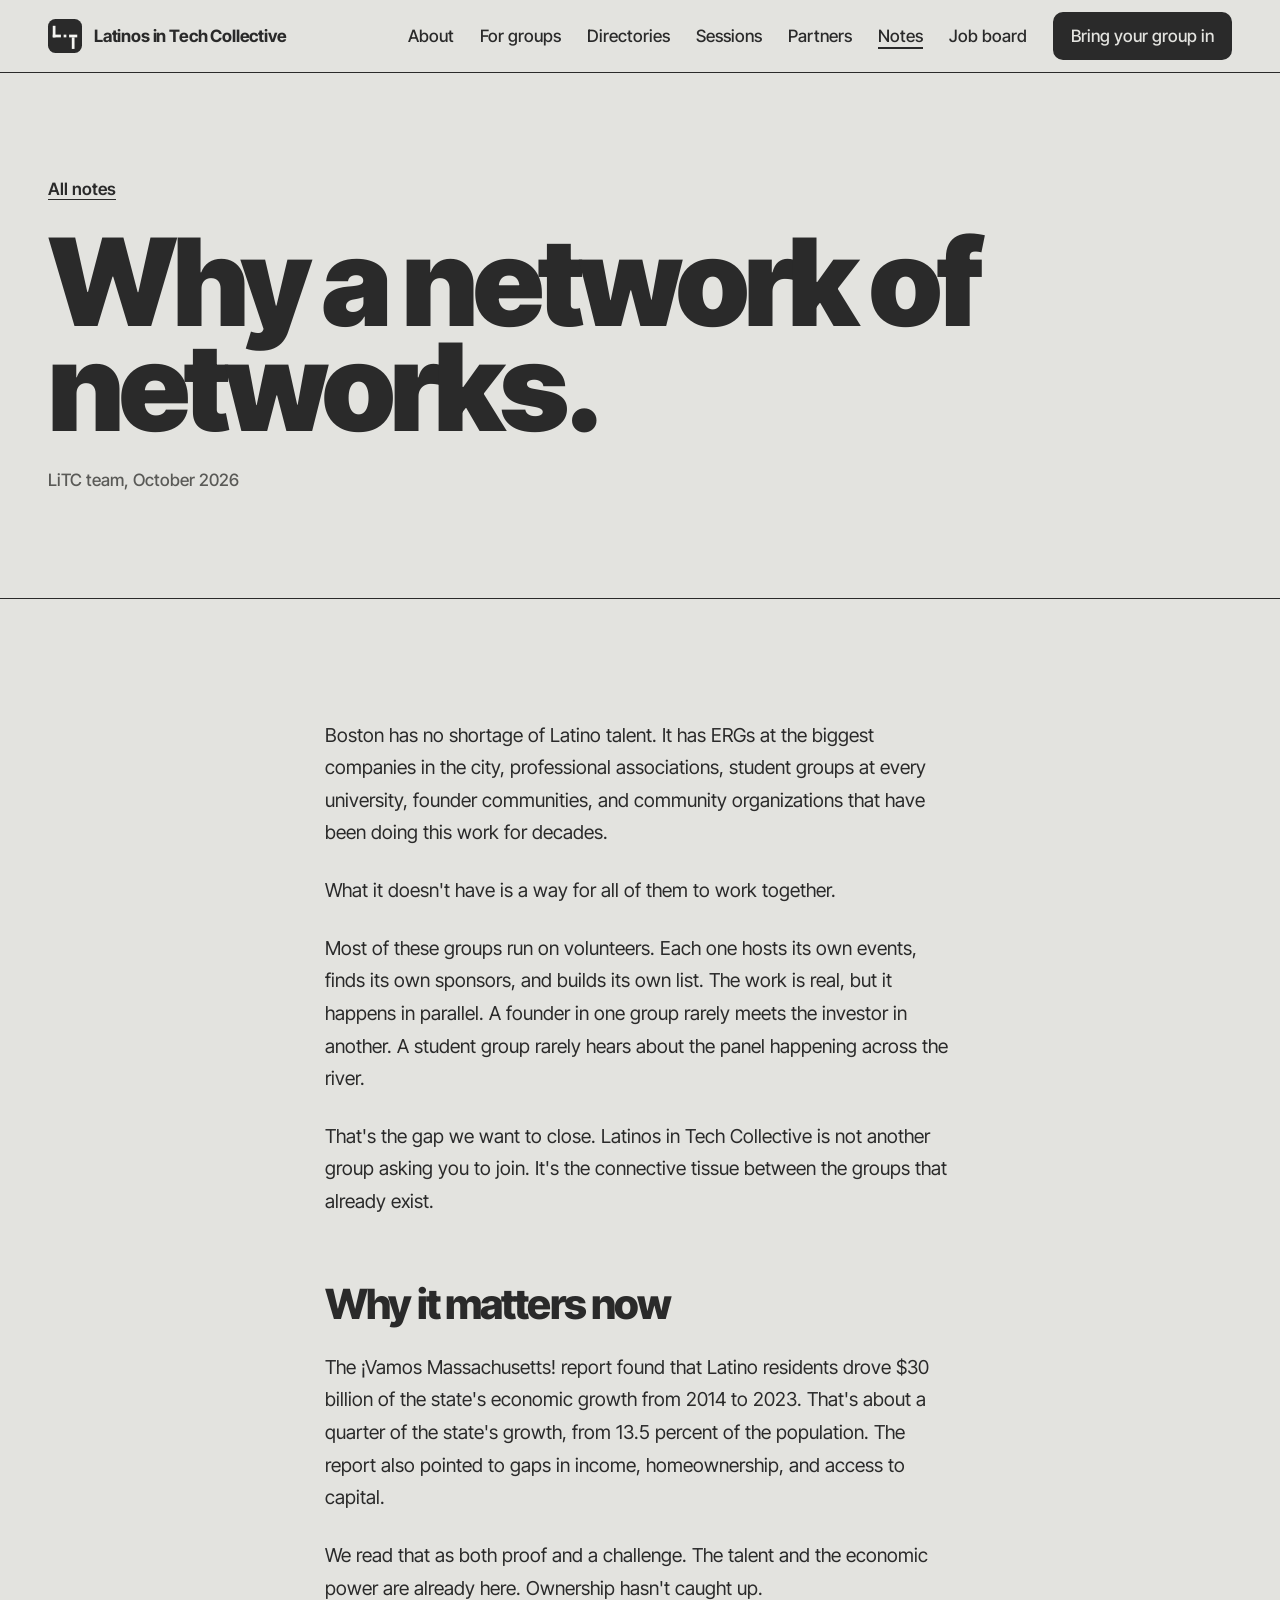
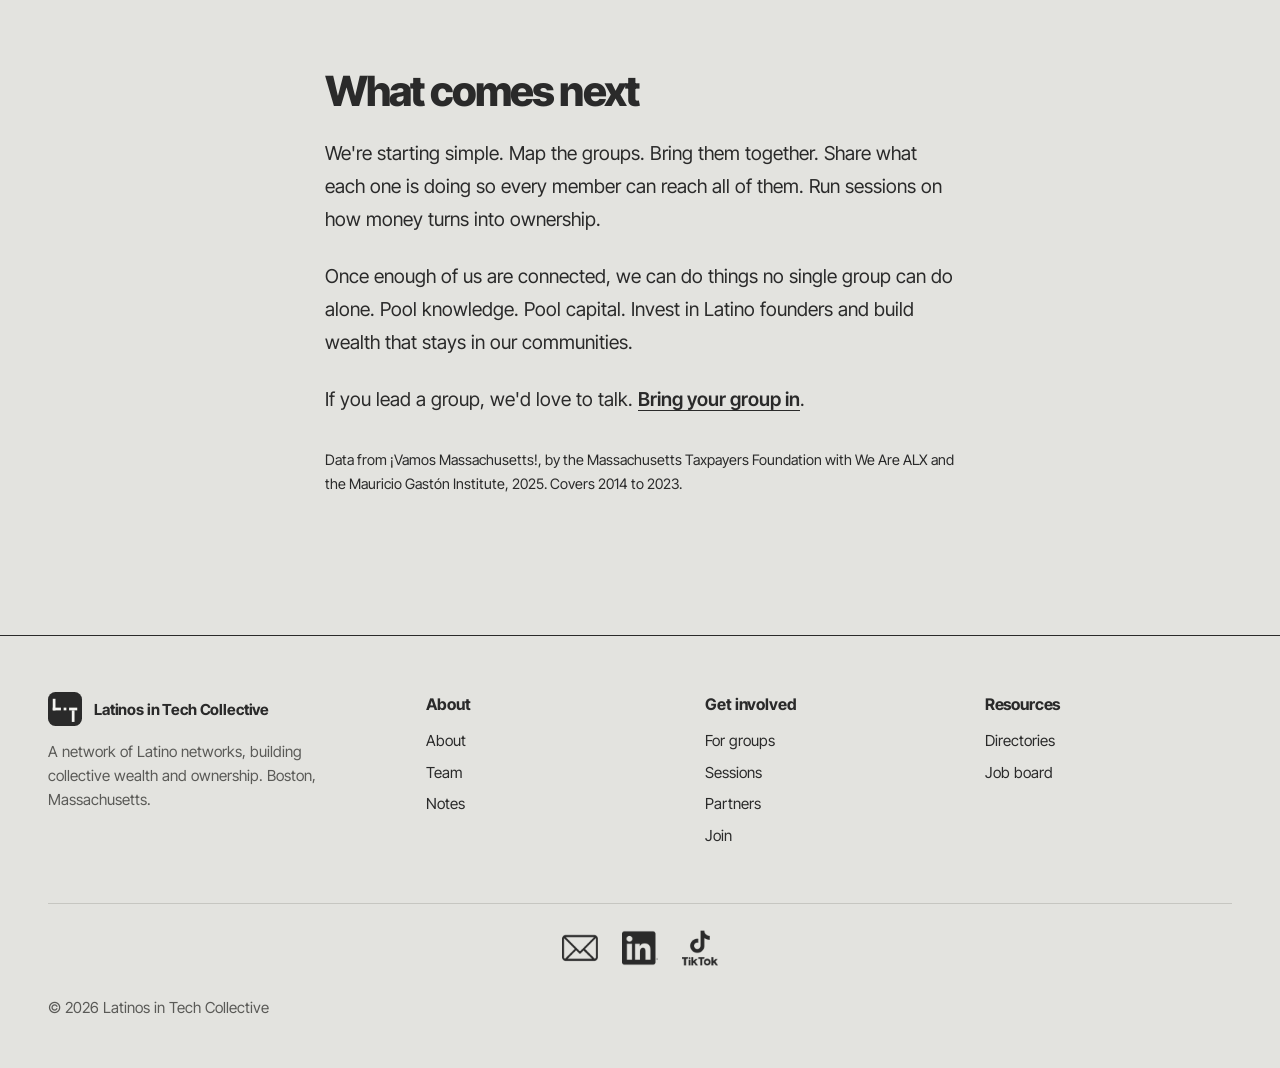
<file: note-network-of-networks.html>
<!DOCTYPE html>
<html lang="en">
<head>
  <meta charset="utf-8">
  <meta name="viewport" content="width=device-width, initial-scale=1, viewport-fit=cover">
  <title>Why a network of networks | Latinos in Tech Collective</title>
  <meta name="description" content="Why Latinos in Tech Collective connects the Latino groups that already exist instead of starting another one.">
  <meta property="og:type" content="website">
  <meta property="og:title" content="Why a network of networks | Latinos in Tech Collective">
  <meta property="og:description" content="Why Latinos in Tech Collective connects the Latino groups that already exist instead of starting another one.">
  <meta property="og:image" content="https://latinos-in-tech-collective.github.io/assets/og-image.png">
  <meta property="og:url" content="https://latinos-in-tech-collective.github.io/note-network-of-networks.html">
  <meta name="twitter:card" content="summary_large_image">
  <meta name="twitter:title" content="Why a network of networks | Latinos in Tech Collective">
  <meta name="twitter:description" content="Why Latinos in Tech Collective connects the Latino groups that already exist instead of starting another one.">
  <meta name="twitter:image" content="https://latinos-in-tech-collective.github.io/assets/og-image.png">
  <link rel="preconnect" href="https://fonts.googleapis.com">
  <link rel="preconnect" href="https://fonts.gstatic.com" crossorigin>
  <link href="https://fonts.googleapis.com/css2?family=Inter+Tight:ital,wght@0,400;0,500;0,600;0,700;0,800;0,900;1,600&display=swap" rel="stylesheet">
  <link rel="stylesheet" href="css/styles.css">
  <link rel="icon" type="image/svg+xml" href="assets/mark.svg">
  <link rel="icon" type="image/png" sizes="32x32" href="assets/favicon-32.png">
  <link rel="apple-touch-icon" href="assets/apple-touch-icon.png">
  <meta name="theme-color" content="#E3E3DF">
</head>
<body>
  <a class="skip" href="#main">Skip to content</a>

  <header class="site-header">
    <nav class="wrap nav" aria-label="Main">
      <a class="brand" href="index.html" aria-label="Latinos in Tech Collective home">
        <span class="tile"><svg viewBox="0 0 100 100" fill="currentColor" aria-hidden="true"><rect x="14" y="20" width="8" height="34"/><rect x="14" y="46" width="24" height="8"/><rect x="46" y="46" width="8" height="8"/><rect x="62" y="46" width="24" height="8"/><rect x="70" y="54" width="8" height="34"/></svg></span>
        <span>Latinos in Tech Collective</span>
      </a>
      <button class="nav-toggle" type="button" aria-expanded="false" aria-controls="nav-links">Menu</button>
      <ul class="nav-links" id="nav-links">
        <li><a href="about.html">About</a></li>
        <li><a href="network.html">For groups</a></li>
        <li><a href="directories.html">Directories</a></li>
        <li><a href="events.html">Sessions</a></li>
        <li><a href="partners.html">Partners</a></li>
        <li><a href="notes.html" aria-current="page">Notes</a></li>
        <li><a href="https://litc.goamaru.com/">Job board</a></li>
        <li><a class="btn btn-solid" href="join.html#group">Bring your group in</a></li>
      </ul>
    </nav>
  </header>

  <main id="main">
    <article>
      <div class="page-head">
        <div class="wrap">
          <a class="back" href="notes.html">All notes</a>
          <h1 style="max-width:16ch">Why a network of networks.</h1>
          <p class="byline">LiTC team, October 2026</p>
        </div>
      </div>
      <section>
        <div class="wrap prose">
          <p>Boston has no shortage of Latino talent. It has ERGs at the biggest companies in the city, professional associations, student groups at every university, founder communities, and community organizations that have been doing this work for decades.</p>
          <p>What it doesn't have is a way for all of them to work together.</p>
          <p>Most of these groups run on volunteers. Each one hosts its own events, finds its own sponsors, and builds its own list. The work is real, but it happens in parallel. A founder in one group rarely meets the investor in another. A student group rarely hears about the panel happening across the river.</p>
          <p>That's the gap we want to close. Latinos in Tech Collective is not another group asking you to join. It's the connective tissue between the groups that already exist.</p>
          <h2>Why it matters now</h2>
          <p>The ¡Vamos Massachusetts! report found that Latino residents drove $30 billion of the state's economic growth from 2014 to 2023. That's about a quarter of the state's growth, from 13.5 percent of the population. The report also pointed to gaps in income, homeownership, and access to capital.</p>
          <p>We read that as both proof and a challenge. The talent and the economic power are already here. Ownership hasn't caught up.</p>
          <h2>What comes next</h2>
          <p>We're starting simple. Map the groups. Bring them together. Share what each one is doing so every member can reach all of them. Run sessions on how money turns into ownership.</p>
          <p>Once enough of us are connected, we can do things no single group can do alone. Pool knowledge. Pool capital. Invest in Latino founders and build wealth that stays in our communities.</p>
          <p>If you lead a group, we'd love to talk. <a class="text-link" href="join.html#group">Bring your group in</a>.</p>
          <p class="source">Data from ¡Vamos Massachusetts!, by the Massachusetts Taxpayers Foundation with We Are ALX and the Mauricio Gastón Institute, 2025. Covers 2014 to 2023.</p>
        </div>
      </section>
    </article>
  </main>

  <footer class="site-footer">
    <div class="wrap">
      <div class="footer-top">
        <div>
          <a class="brand" href="index.html"><span class="tile"><svg viewBox="0 0 100 100" fill="currentColor" aria-hidden="true"><rect x="14" y="20" width="8" height="34"/><rect x="14" y="46" width="24" height="8"/><rect x="46" y="46" width="8" height="8"/><rect x="62" y="46" width="24" height="8"/><rect x="70" y="54" width="8" height="34"/></svg></span><span>Latinos in Tech Collective</span></a>
          <p>A network of Latino networks, building collective wealth and ownership. Boston, Massachusetts.</p>
        </div>
        <div>
          <h4>About</h4>
          <ul>
            <li><a href="about.html">About</a></li>
            <li><a href="team.html">Team</a></li>
            <li><a href="notes.html">Notes</a></li>
          </ul>
        </div>
        <div>
          <h4>Get involved</h4>
          <ul>
            <li><a href="network.html">For groups</a></li>
            <li><a href="events.html">Sessions</a></li>
            <li><a href="partners.html">Partners</a></li>
            <li><a href="join.html">Join</a></li>
          </ul>
        </div>
        <div>
          <h4>Resources</h4>
          <ul>
            <li><a href="directories.html">Directories</a></li>
            <li><a href="https://litc.goamaru.com/">Job board</a></li>
          </ul>
        </div>
      </div>
      <div class="footer-bottom">
        <ul class="social" aria-label="Social links">
          <li><a href="mailto:latinosintechcollective@gmail.com" aria-label="Email"><img src="assets/icon-email.png" alt="" width="36" height="36"></a></li>
          <li><a href="https://www.linkedin.com/company/113237122/" aria-label="LinkedIn"><img src="assets/icon-linkedin.png" alt="" width="36" height="36"></a></li>
          <li><a href="https://www.tiktok.com/@latinosintechcollective" aria-label="TikTok"><img src="assets/icon-tiktok.png" alt="" width="36" height="36"></a></li>
        </ul>
        <div>© 2026 Latinos in Tech Collective</div>
      </div>
    </div>
  </footer>

  <script src="js/main.js"></script>
</body>
</html>
</file>
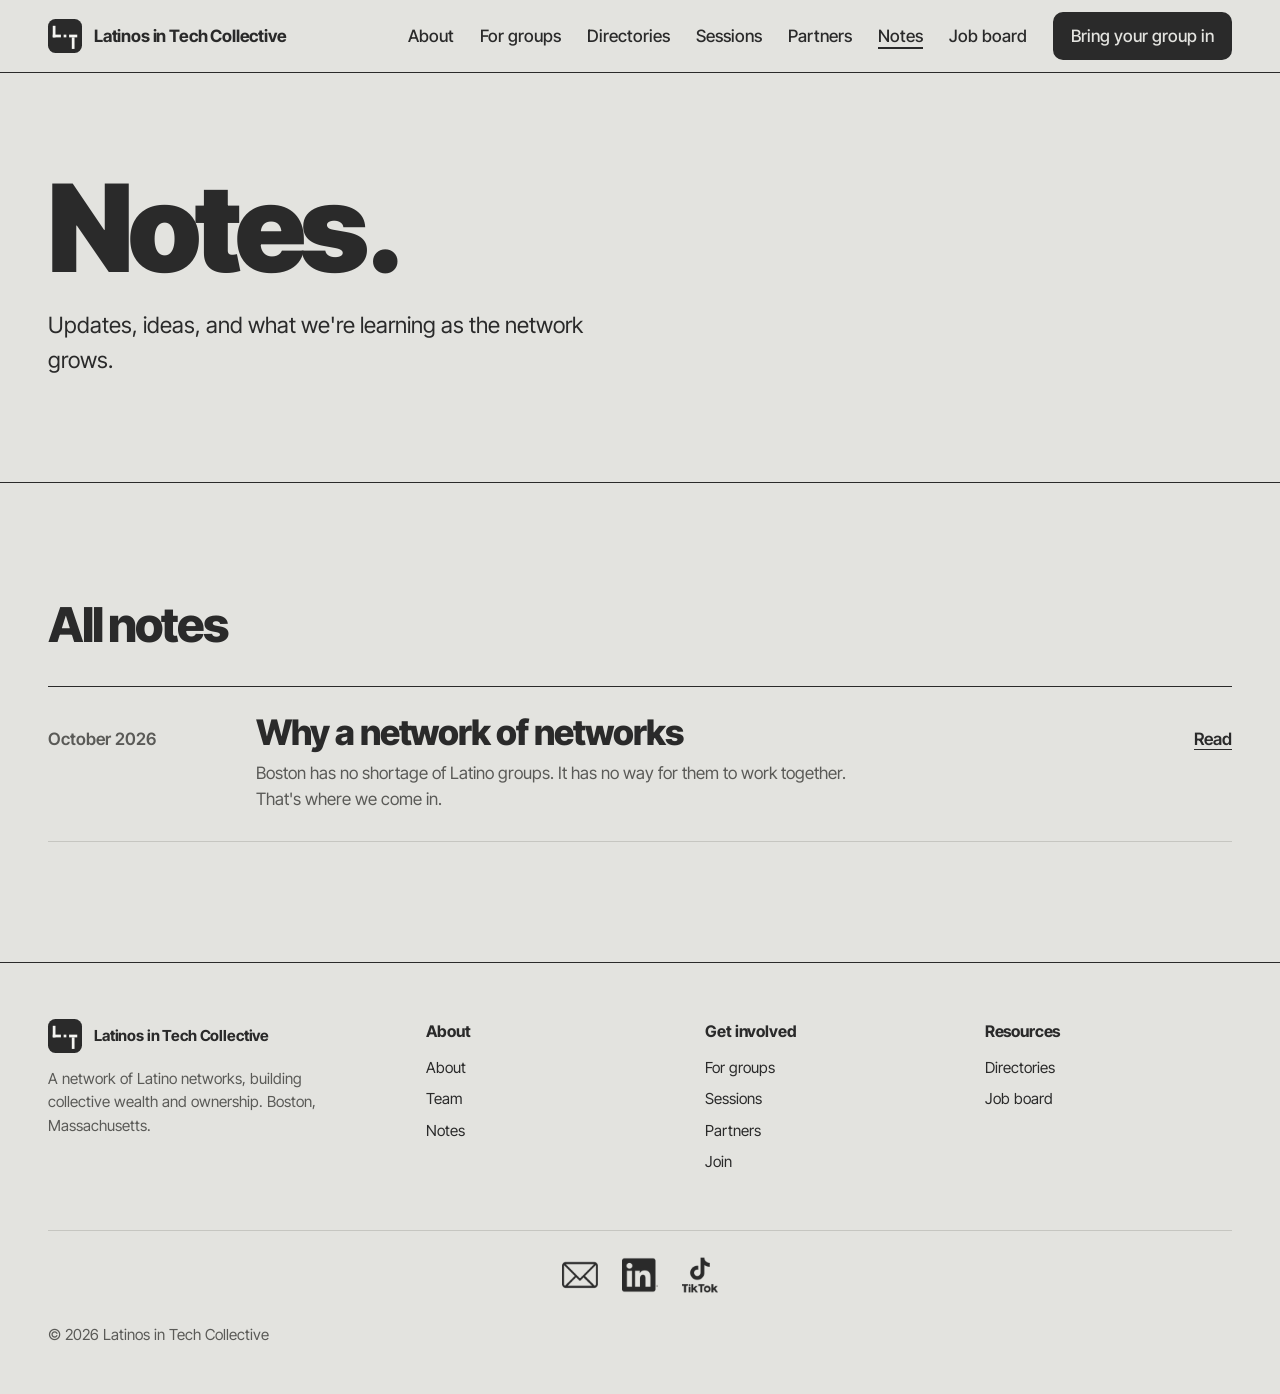
<file: notes.html>
<!DOCTYPE html>
<html lang="en">
<head>
  <meta charset="utf-8">
  <meta name="viewport" content="width=device-width, initial-scale=1, viewport-fit=cover">
  <title>Notes | Latinos in Tech Collective</title>
  <meta name="description" content="Updates and ideas from Latinos in Tech Collective.">
  <meta property="og:type" content="website">
  <meta property="og:title" content="Notes | Latinos in Tech Collective">
  <meta property="og:description" content="Updates and ideas from Latinos in Tech Collective.">
  <meta property="og:image" content="https://latinos-in-tech-collective.github.io/assets/og-image.png">
  <meta property="og:url" content="https://latinos-in-tech-collective.github.io/notes.html">
  <meta name="twitter:card" content="summary_large_image">
  <meta name="twitter:title" content="Notes | Latinos in Tech Collective">
  <meta name="twitter:description" content="Updates and ideas from Latinos in Tech Collective.">
  <meta name="twitter:image" content="https://latinos-in-tech-collective.github.io/assets/og-image.png">
  <link rel="preconnect" href="https://fonts.googleapis.com">
  <link rel="preconnect" href="https://fonts.gstatic.com" crossorigin>
  <link href="https://fonts.googleapis.com/css2?family=Inter+Tight:ital,wght@0,400;0,500;0,600;0,700;0,800;0,900;1,600&display=swap" rel="stylesheet">
  <link rel="stylesheet" href="css/styles.css">
  <link rel="icon" type="image/svg+xml" href="assets/mark.svg">
  <link rel="icon" type="image/png" sizes="32x32" href="assets/favicon-32.png">
  <link rel="apple-touch-icon" href="assets/apple-touch-icon.png">
  <meta name="theme-color" content="#E3E3DF">
</head>
<body>
  <a class="skip" href="#main">Skip to content</a>

  <header class="site-header">
    <nav class="wrap nav" aria-label="Main">
      <a class="brand" href="index.html" aria-label="Latinos in Tech Collective home">
        <span class="tile"><svg viewBox="0 0 100 100" fill="currentColor" aria-hidden="true"><rect x="14" y="20" width="8" height="34"/><rect x="14" y="46" width="24" height="8"/><rect x="46" y="46" width="8" height="8"/><rect x="62" y="46" width="24" height="8"/><rect x="70" y="54" width="8" height="34"/></svg></span>
        <span>Latinos in Tech Collective</span>
      </a>
      <button class="nav-toggle" type="button" aria-expanded="false" aria-controls="nav-links">Menu</button>
      <ul class="nav-links" id="nav-links">
        <li><a href="about.html">About</a></li>
        <li><a href="network.html">For groups</a></li>
        <li><a href="directories.html">Directories</a></li>
        <li><a href="events.html">Sessions</a></li>
        <li><a href="partners.html">Partners</a></li>
        <li><a href="notes.html" aria-current="page">Notes</a></li>
        <li><a href="https://litc.goamaru.com/">Job board</a></li>
        <li><a class="btn btn-solid" href="join.html#group">Bring your group in</a></li>
      </ul>
    </nav>
  </header>

  <main id="main">
    <div class="page-head">
      <div class="wrap">
        <h1>Notes.</h1>
        <p class="intro">Updates, ideas, and what we're learning as the network grows.</p>
      </div>
    </div>

    <section aria-labelledby="all-h">
      <div class="wrap">
        <h2 id="all-h" style="font-size:clamp(2.2rem,4vw,3rem)">All notes</h2>
        <!-- NOTES: to add a note, copy note-network-of-networks.html, then add a row here (newest first) -->
        <div class="note-list">
          <article class="note-row">
            <span class="when">October 2026</span>
            <div>
              <h3>Why a network of networks</h3>
              <p>Boston has no shortage of Latino groups. It has no way for them to work together. That's where we come in.</p>
            </div>
            <a class="text-link" href="note-network-of-networks.html">Read</a>
          </article>
        </div>
      </div>
    </section>
  </main>

  <footer class="site-footer">
    <div class="wrap">
      <div class="footer-top">
        <div>
          <a class="brand" href="index.html"><span class="tile"><svg viewBox="0 0 100 100" fill="currentColor" aria-hidden="true"><rect x="14" y="20" width="8" height="34"/><rect x="14" y="46" width="24" height="8"/><rect x="46" y="46" width="8" height="8"/><rect x="62" y="46" width="24" height="8"/><rect x="70" y="54" width="8" height="34"/></svg></span><span>Latinos in Tech Collective</span></a>
          <p>A network of Latino networks, building collective wealth and ownership. Boston, Massachusetts.</p>
        </div>
        <div>
          <h4>About</h4>
          <ul>
            <li><a href="about.html">About</a></li>
            <li><a href="team.html">Team</a></li>
            <li><a href="notes.html">Notes</a></li>
          </ul>
        </div>
        <div>
          <h4>Get involved</h4>
          <ul>
            <li><a href="network.html">For groups</a></li>
            <li><a href="events.html">Sessions</a></li>
            <li><a href="partners.html">Partners</a></li>
            <li><a href="join.html">Join</a></li>
          </ul>
        </div>
        <div>
          <h4>Resources</h4>
          <ul>
            <li><a href="directories.html">Directories</a></li>
            <li><a href="https://litc.goamaru.com/">Job board</a></li>
          </ul>
        </div>
      </div>
      <div class="footer-bottom">
        <ul class="social" aria-label="Social links">
          <li><a href="mailto:latinosintechcollective@gmail.com" aria-label="Email"><img src="assets/icon-email.png" alt="" width="36" height="36"></a></li>
          <li><a href="https://www.linkedin.com/company/113237122/" aria-label="LinkedIn"><img src="assets/icon-linkedin.png" alt="" width="36" height="36"></a></li>
          <li><a href="https://www.tiktok.com/@latinosintechcollective" aria-label="TikTok"><img src="assets/icon-tiktok.png" alt="" width="36" height="36"></a></li>
        </ul>
        <div>© 2026 Latinos in Tech Collective</div>
      </div>
    </div>
  </footer>

  <script src="js/main.js"></script>
</body>
</html>
</file>
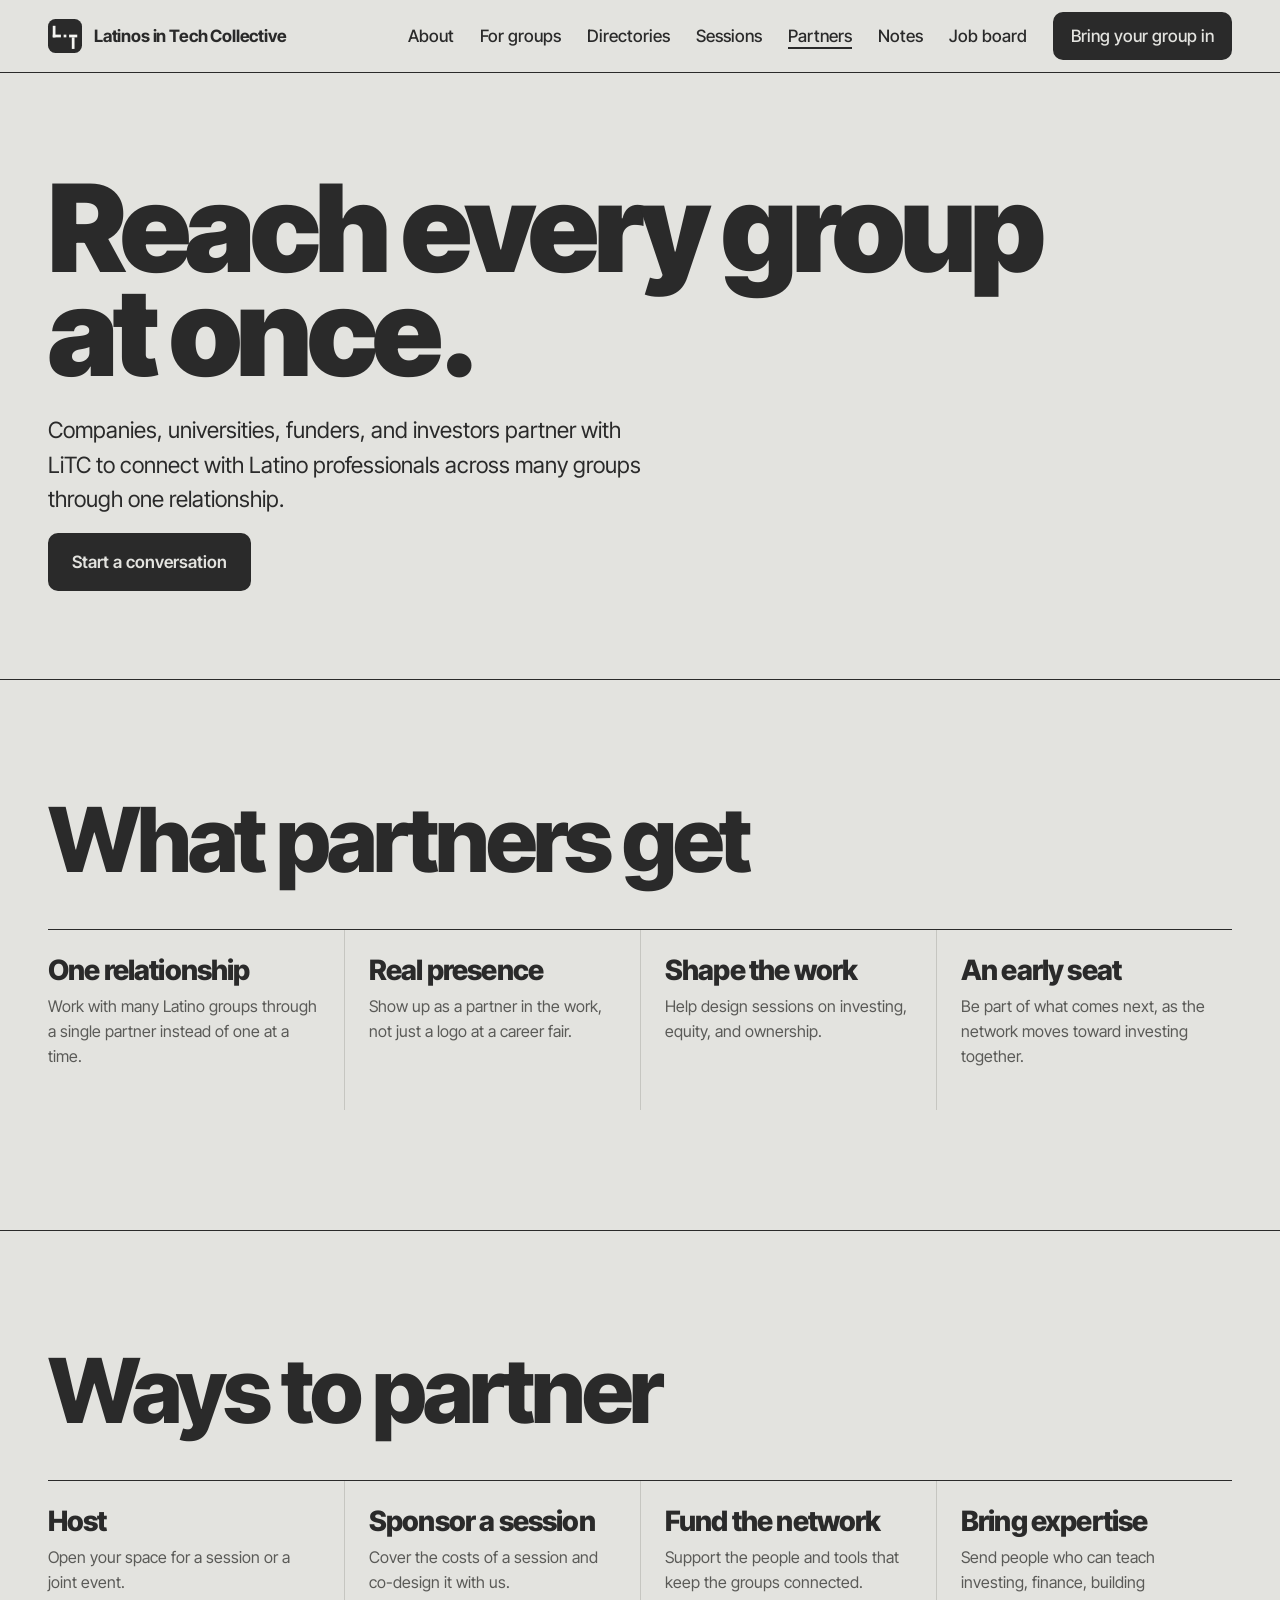
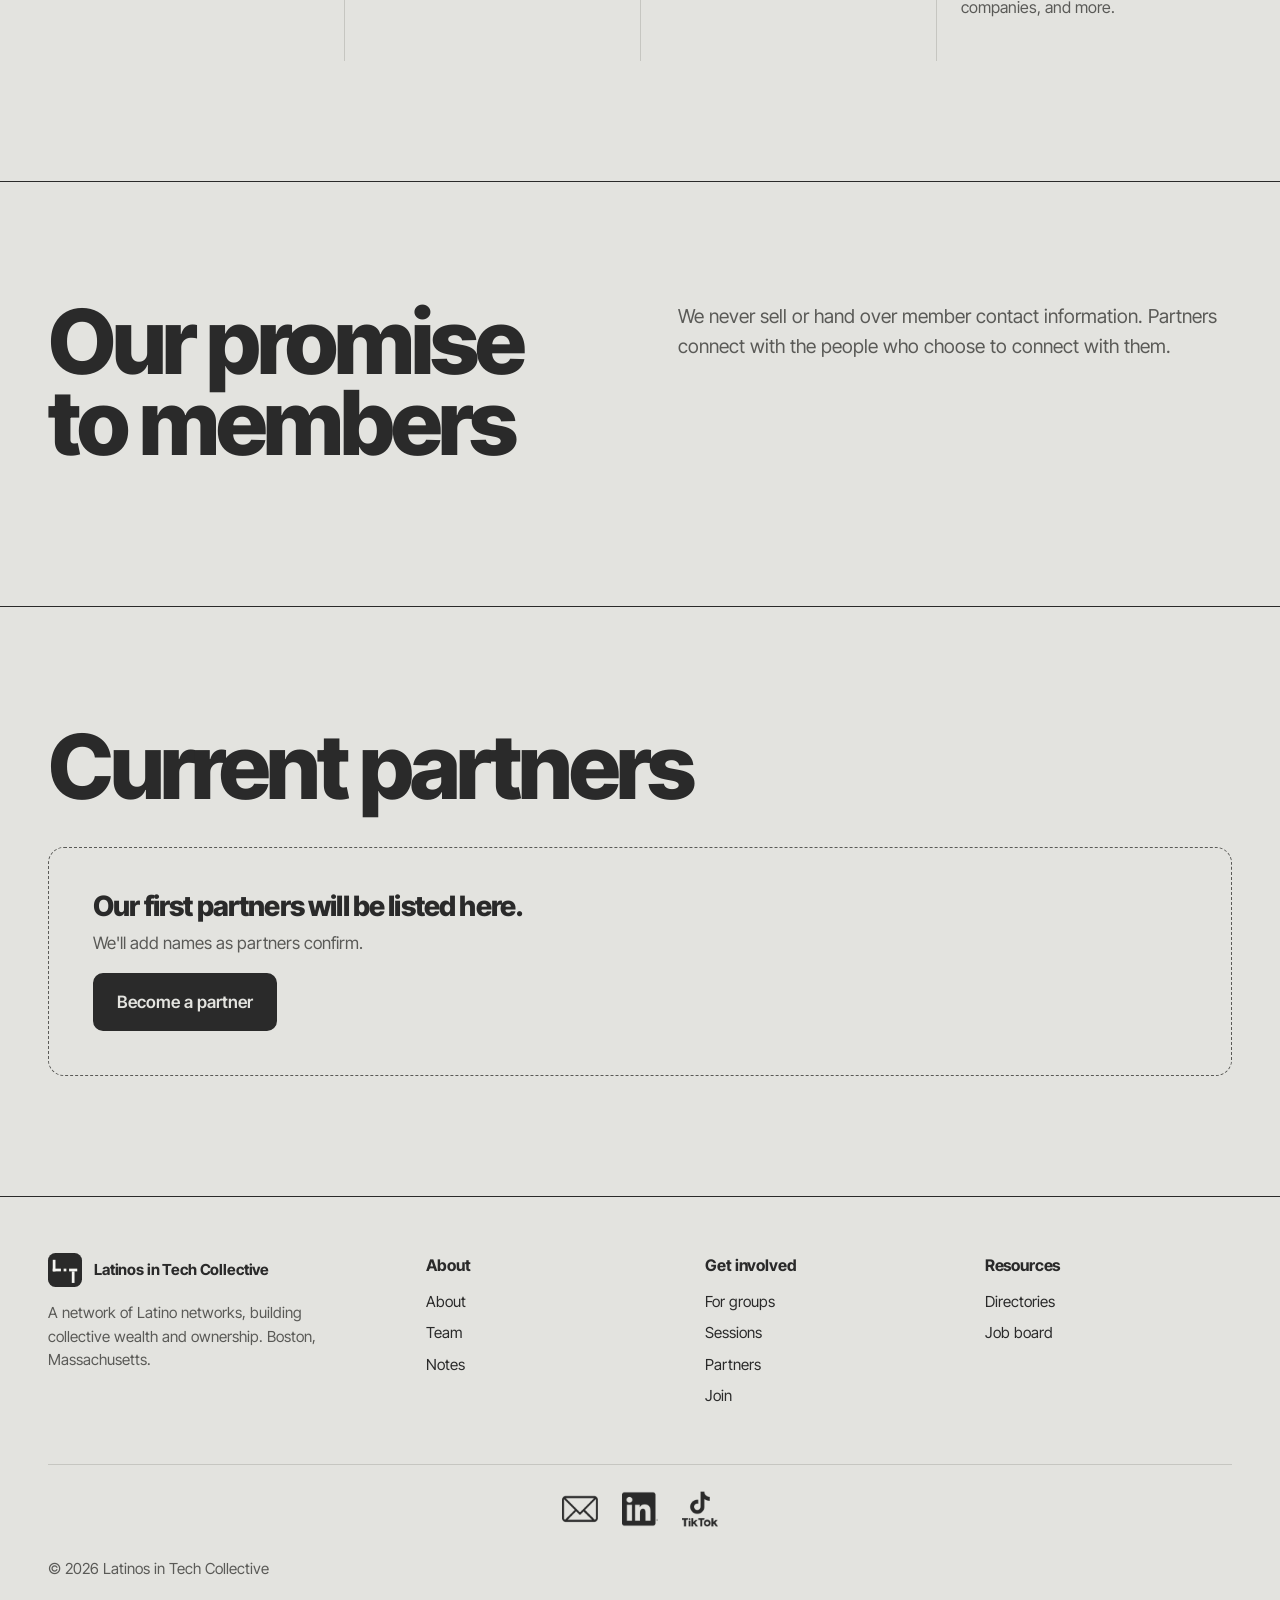
<file: partners.html>
<!DOCTYPE html>
<html lang="en">
<head>
  <meta charset="utf-8">
  <meta name="viewport" content="width=device-width, initial-scale=1, viewport-fit=cover">
  <title>Partners | Latinos in Tech Collective</title>
  <meta name="description" content="How companies, universities, funders, and investors partner with Latinos in Tech Collective.">
  <meta property="og:type" content="website">
  <meta property="og:title" content="Partners | Latinos in Tech Collective">
  <meta property="og:description" content="How companies, universities, funders, and investors partner with Latinos in Tech Collective.">
  <meta property="og:image" content="https://latinos-in-tech-collective.github.io/assets/og-image.png">
  <meta property="og:url" content="https://latinos-in-tech-collective.github.io/partners.html">
  <meta name="twitter:card" content="summary_large_image">
  <meta name="twitter:title" content="Partners | Latinos in Tech Collective">
  <meta name="twitter:description" content="How companies, universities, funders, and investors partner with Latinos in Tech Collective.">
  <meta name="twitter:image" content="https://latinos-in-tech-collective.github.io/assets/og-image.png">
  <link rel="preconnect" href="https://fonts.googleapis.com">
  <link rel="preconnect" href="https://fonts.gstatic.com" crossorigin>
  <link href="https://fonts.googleapis.com/css2?family=Inter+Tight:ital,wght@0,400;0,500;0,600;0,700;0,800;0,900;1,600&display=swap" rel="stylesheet">
  <link rel="stylesheet" href="css/styles.css">
  <link rel="icon" type="image/svg+xml" href="assets/mark.svg">
  <link rel="icon" type="image/png" sizes="32x32" href="assets/favicon-32.png">
  <link rel="apple-touch-icon" href="assets/apple-touch-icon.png">
  <meta name="theme-color" content="#E3E3DF">
</head>
<body>
  <a class="skip" href="#main">Skip to content</a>

  <header class="site-header">
    <nav class="wrap nav" aria-label="Main">
      <a class="brand" href="index.html" aria-label="Latinos in Tech Collective home">
        <span class="tile"><svg viewBox="0 0 100 100" fill="currentColor" aria-hidden="true"><rect x="14" y="20" width="8" height="34"/><rect x="14" y="46" width="24" height="8"/><rect x="46" y="46" width="8" height="8"/><rect x="62" y="46" width="24" height="8"/><rect x="70" y="54" width="8" height="34"/></svg></span>
        <span>Latinos in Tech Collective</span>
      </a>
      <button class="nav-toggle" type="button" aria-expanded="false" aria-controls="nav-links">Menu</button>
      <ul class="nav-links" id="nav-links">
        <li><a href="about.html">About</a></li>
        <li><a href="network.html">For groups</a></li>
        <li><a href="directories.html">Directories</a></li>
        <li><a href="events.html">Sessions</a></li>
        <li><a href="partners.html" aria-current="page">Partners</a></li>
        <li><a href="notes.html">Notes</a></li>
        <li><a href="https://litc.goamaru.com/">Job board</a></li>
        <li><a class="btn btn-solid" href="join.html#group">Bring your group in</a></li>
      </ul>
    </nav>
  </header>

  <main id="main">
    <div class="page-head">
      <div class="wrap">
        <h1>Reach every group at once.</h1>
        <p class="intro">Companies, universities, funders, and investors partner with LiTC to connect with Latino professionals across many groups through one relationship.</p>
        <div class="actions"><a class="btn btn-solid" href="join.html#partner">Start a conversation</a></div>
      </div>
    </div>

    <section aria-labelledby="pget-h">
      <div class="wrap">
        <h2 id="pget-h">What partners get</h2>
        <div class="cols">
          <div class="col"><h3>One relationship</h3><p>Work with many Latino groups through a single partner instead of one at a time.</p></div>
          <div class="col"><h3>Real presence</h3><p>Show up as a partner in the work, not just a logo at a career fair.</p></div>
          <div class="col"><h3>Shape the work</h3><p>Help design sessions on investing, equity, and ownership.</p></div>
          <div class="col"><h3>An early seat</h3><p>Be part of what comes next, as the network moves toward investing together.</p></div>
        </div>
      </div>
    </section>

    <section aria-labelledby="ways-h">
      <div class="wrap">
        <h2 id="ways-h">Ways to partner</h2>
        <div class="cols">
          <div class="col"><h3>Host</h3><p>Open your space for a session or a joint event.</p></div>
          <div class="col"><h3>Sponsor a session</h3><p>Cover the costs of a session and co-design it with us.</p></div>
          <div class="col"><h3>Fund the network</h3><p>Support the people and tools that keep the groups connected.</p></div>
          <div class="col"><h3>Bring expertise</h3><p>Send people who can teach investing, finance, building companies, and more.</p></div>
        </div>
      </div>
    </section>

    <section aria-labelledby="promise-h">
      <div class="wrap split">
        <h2 id="promise-h">Our promise to members</h2>
        <!-- DRAFT: confirm this policy before launch -->
        <p class="intro">We never sell or hand over member contact information. Partners connect with the people who choose to connect with them.</p>
      </div>
    </section>

    <section aria-labelledby="current-h">
      <div class="wrap">
        <h2 id="current-h">Current partners</h2>
        <!-- PARTNERS: list confirmed partners here once they approve use of their name -->
        <div class="empty">
          <h3>Our first partners will be listed here.</h3>
          <p>We'll add names as partners confirm.</p>
          <a class="btn btn-solid" href="join.html#partner">Become a partner</a>
        </div>
      </div>
    </section>
  </main>

  <footer class="site-footer">
    <div class="wrap">
      <div class="footer-top">
        <div>
          <a class="brand" href="index.html"><span class="tile"><svg viewBox="0 0 100 100" fill="currentColor" aria-hidden="true"><rect x="14" y="20" width="8" height="34"/><rect x="14" y="46" width="24" height="8"/><rect x="46" y="46" width="8" height="8"/><rect x="62" y="46" width="24" height="8"/><rect x="70" y="54" width="8" height="34"/></svg></span><span>Latinos in Tech Collective</span></a>
          <p>A network of Latino networks, building collective wealth and ownership. Boston, Massachusetts.</p>
        </div>
        <div>
          <h4>About</h4>
          <ul>
            <li><a href="about.html">About</a></li>
            <li><a href="team.html">Team</a></li>
            <li><a href="notes.html">Notes</a></li>
          </ul>
        </div>
        <div>
          <h4>Get involved</h4>
          <ul>
            <li><a href="network.html">For groups</a></li>
            <li><a href="events.html">Sessions</a></li>
            <li><a href="partners.html">Partners</a></li>
            <li><a href="join.html">Join</a></li>
          </ul>
        </div>
        <div>
          <h4>Resources</h4>
          <ul>
            <li><a href="directories.html">Directories</a></li>
            <li><a href="https://litc.goamaru.com/">Job board</a></li>
          </ul>
        </div>
      </div>
      <div class="footer-bottom">
        <ul class="social" aria-label="Social links">
          <li><a href="mailto:latinosintechcollective@gmail.com" aria-label="Email"><img src="assets/icon-email.png" alt="" width="36" height="36"></a></li>
          <li><a href="https://www.linkedin.com/company/113237122/" aria-label="LinkedIn"><img src="assets/icon-linkedin.png" alt="" width="36" height="36"></a></li>
          <li><a href="https://www.tiktok.com/@latinosintechcollective" aria-label="TikTok"><img src="assets/icon-tiktok.png" alt="" width="36" height="36"></a></li>
        </ul>
        <div>© 2026 Latinos in Tech Collective</div>
      </div>
    </div>
  </footer>

  <script src="js/main.js"></script>
</body>
</html>
</file>
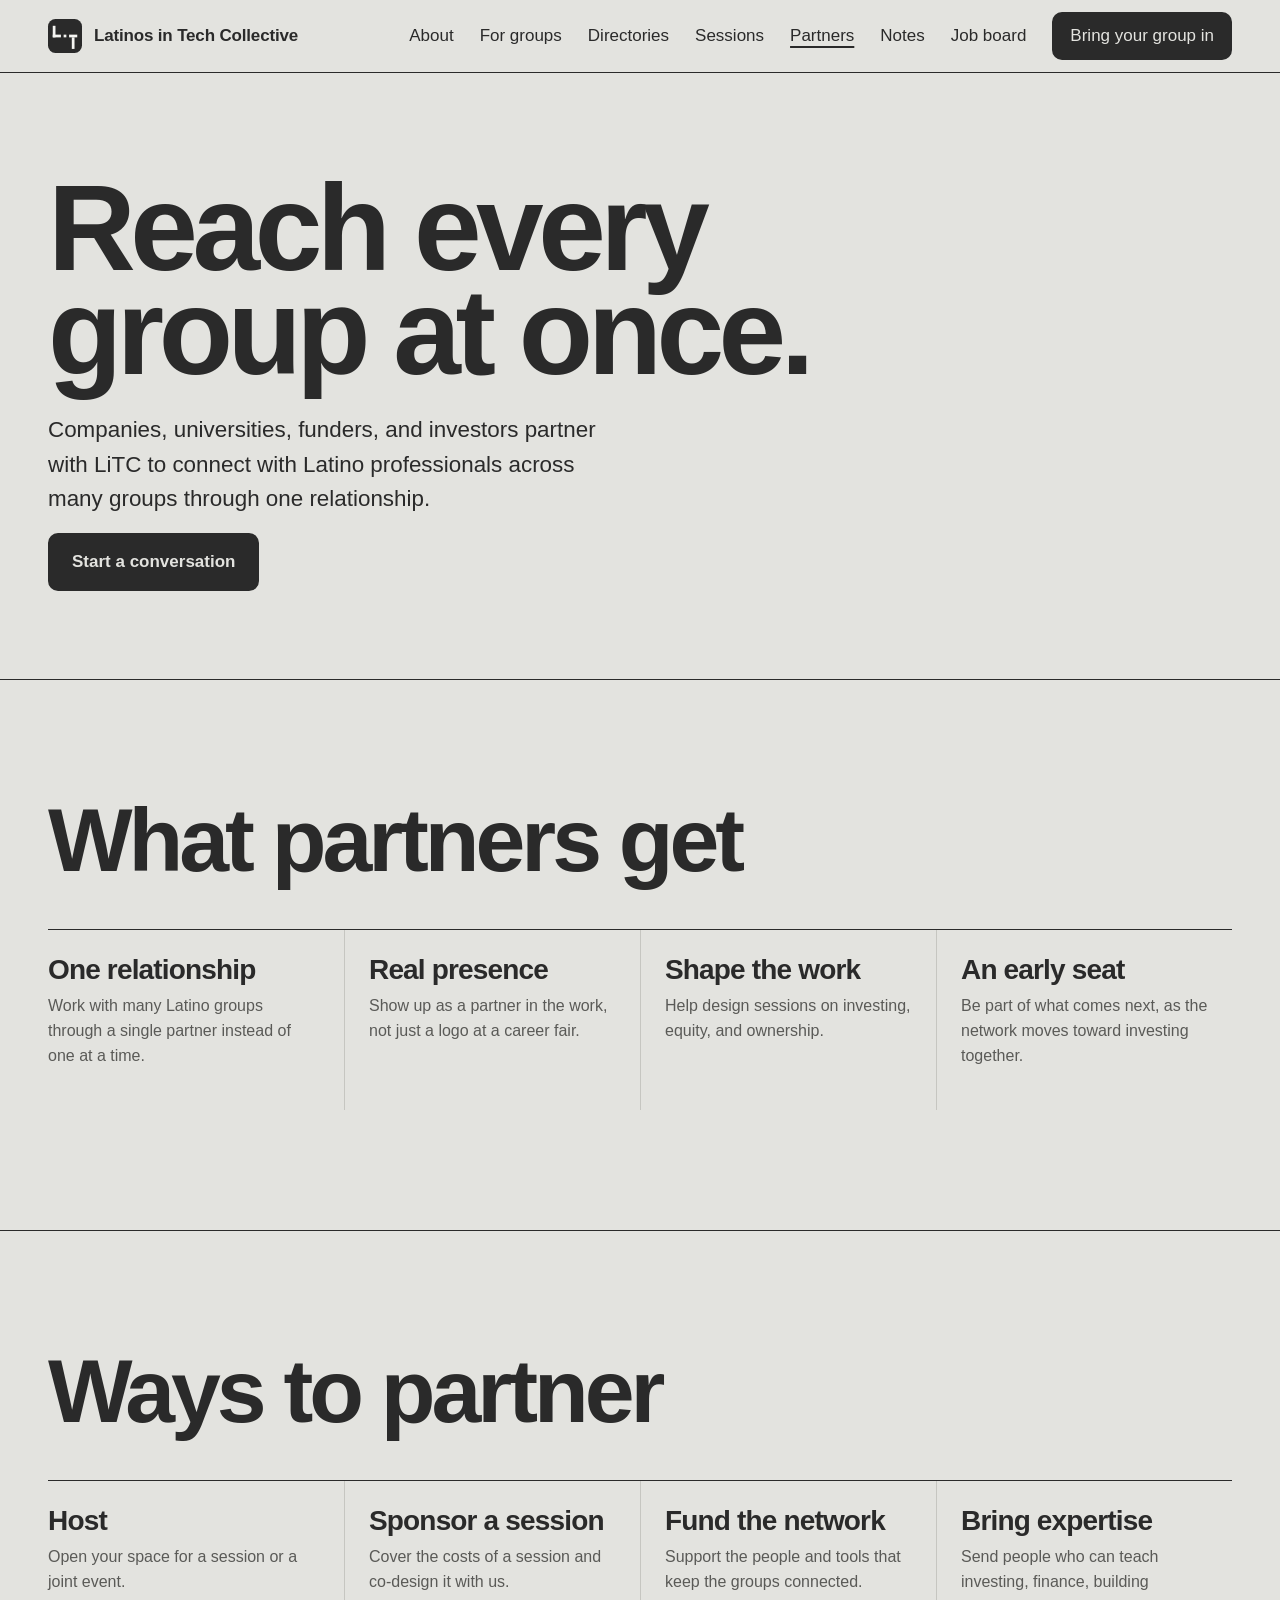
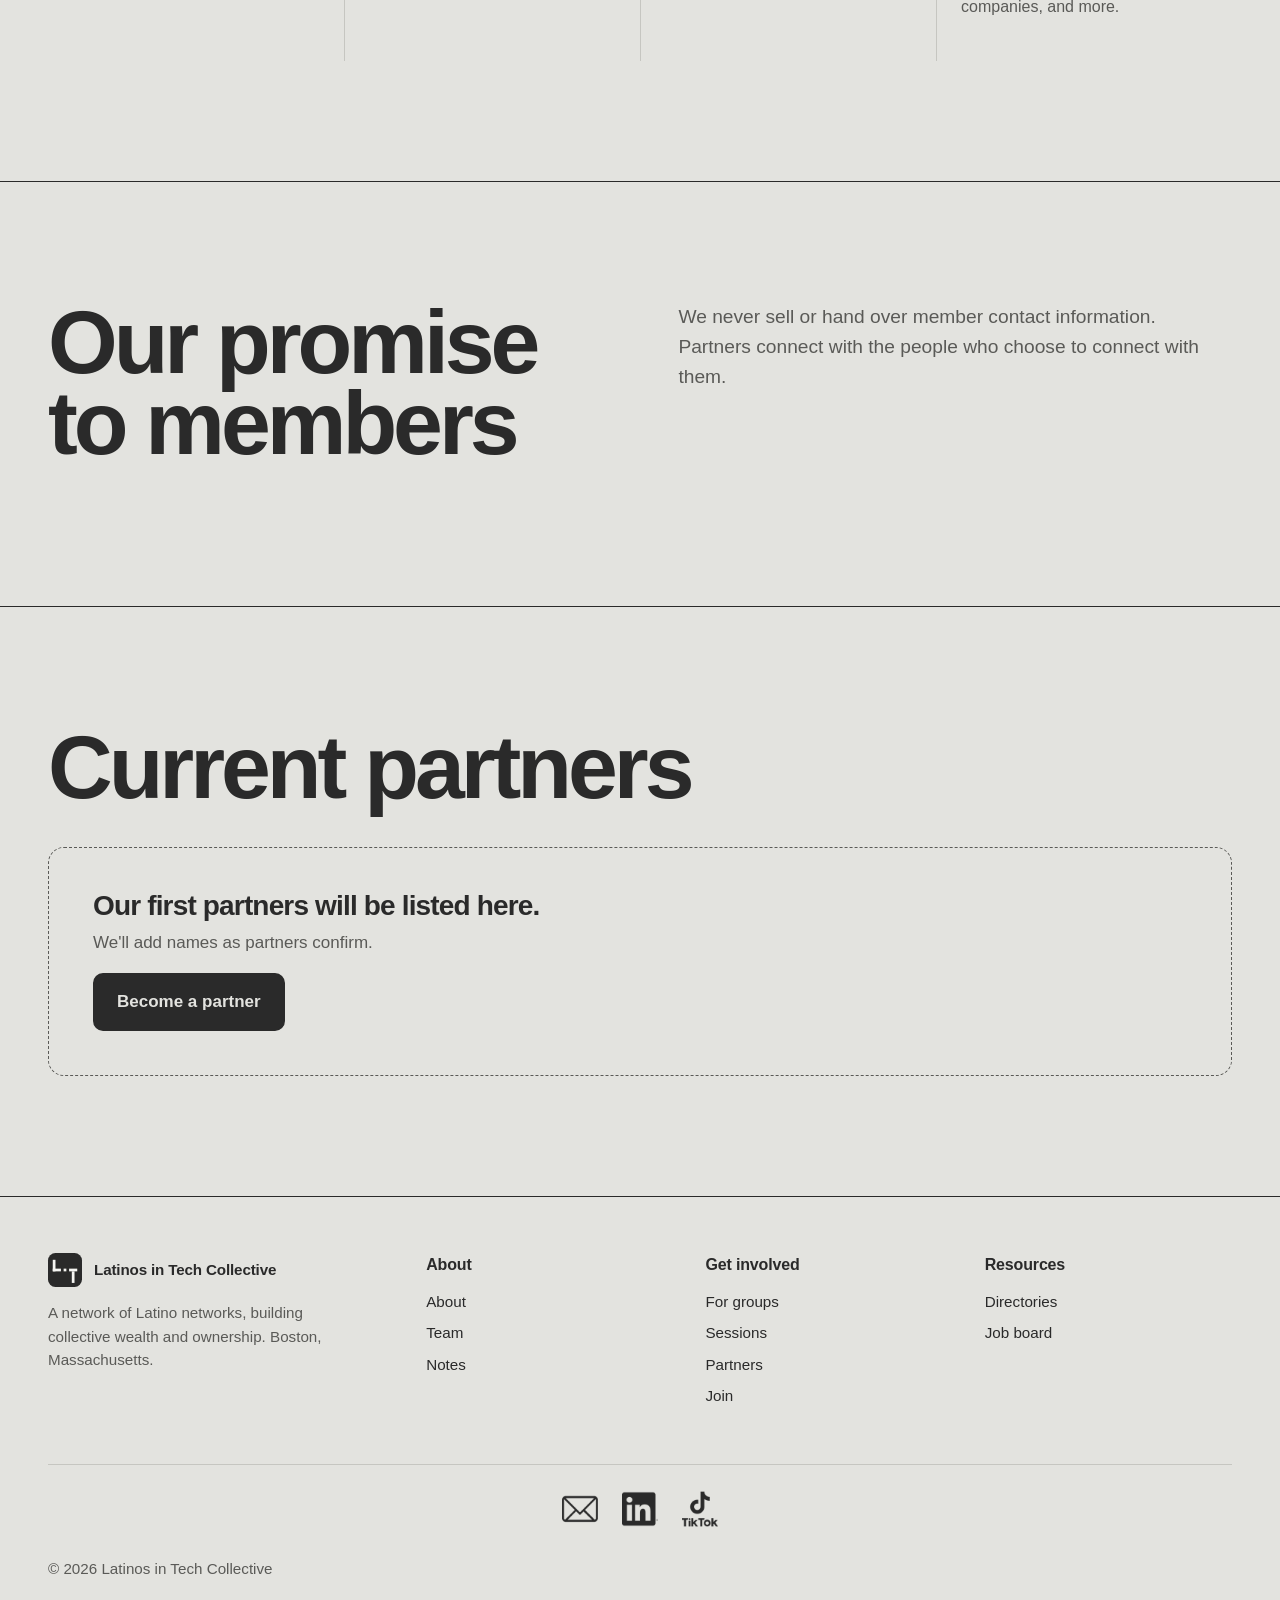
<file: sponsors.html>
<!DOCTYPE html>
<html lang="en">
<head>
  <meta charset="utf-8">
  <title>Moved | Latinos in Tech Collective</title>
  <meta http-equiv="refresh" content="0; url=partners.html">
  <link rel="canonical" href="https://latinos-in-tech-collective.github.io/partners.html">
  <meta name="robots" content="noindex">
</head>
<body>
  <p>This page moved. <a href="partners.html">Go to the new page</a>.</p>
</body>
</html>
</file>
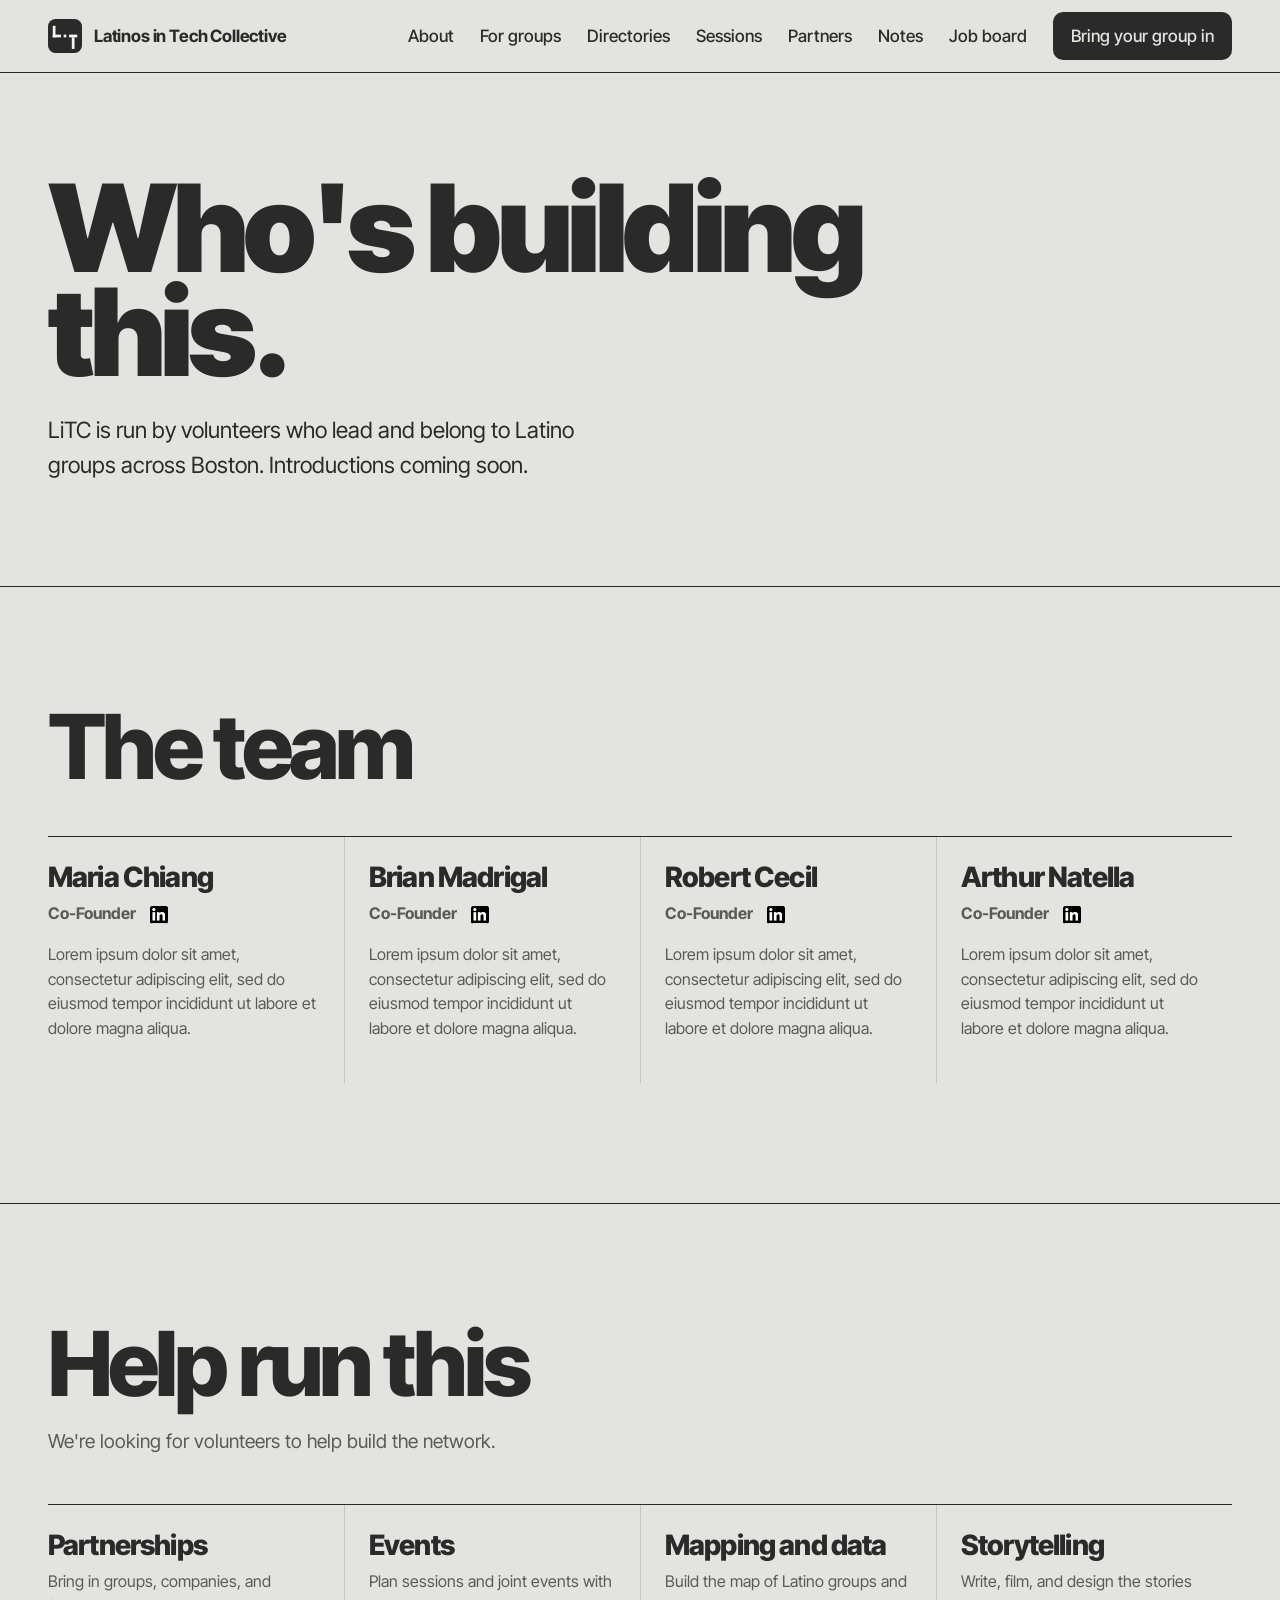
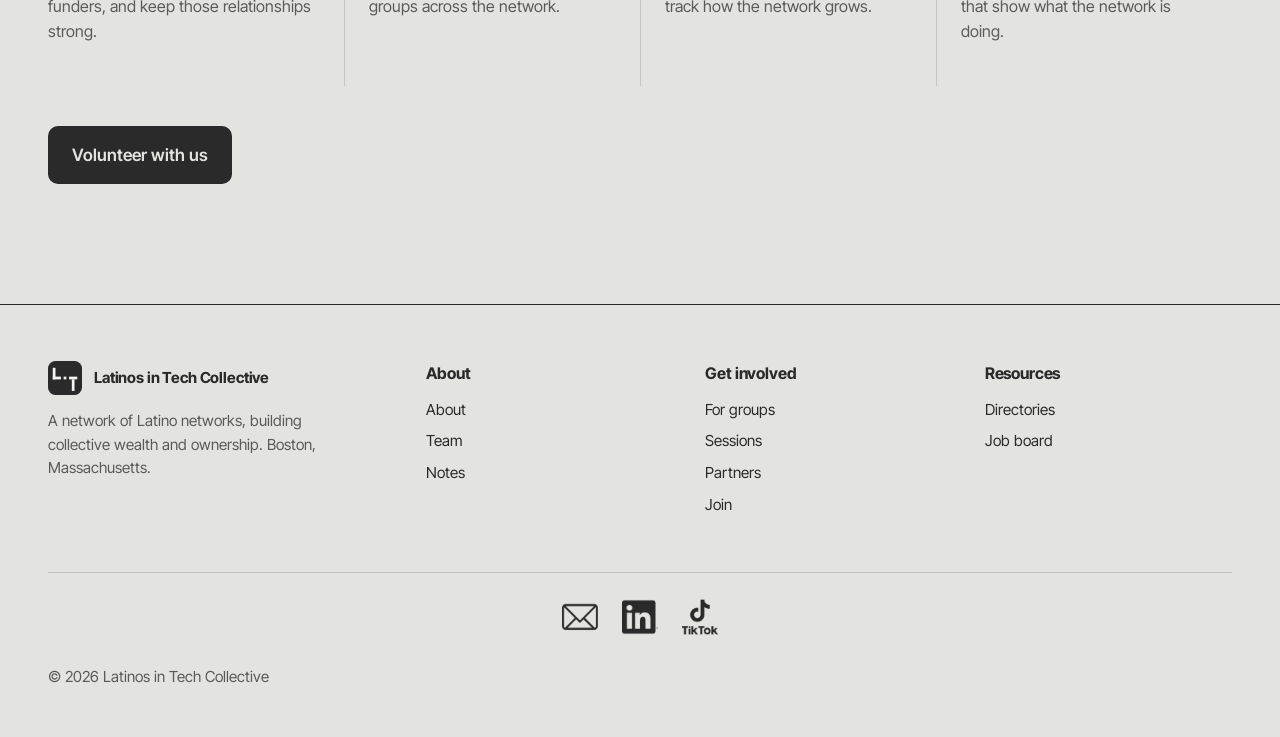
<file: team.html>
<!DOCTYPE html>
<html lang="en">
<head>
  <meta charset="utf-8">
  <meta name="viewport" content="width=device-width, initial-scale=1, viewport-fit=cover">
  <title>Team | Latinos in Tech Collective</title>
  <meta name="description" content="The volunteers building Latinos in Tech Collective, and the roles we need help with.">
  <meta property="og:type" content="website">
  <meta property="og:title" content="Team | Latinos in Tech Collective">
  <meta property="og:description" content="The volunteers building Latinos in Tech Collective, and the roles we need help with.">
  <meta property="og:image" content="https://latinos-in-tech-collective.github.io/assets/og-image.png">
  <meta property="og:url" content="https://latinos-in-tech-collective.github.io/team.html">
  <meta name="twitter:card" content="summary_large_image">
  <meta name="twitter:title" content="Team | Latinos in Tech Collective">
  <meta name="twitter:description" content="The volunteers building Latinos in Tech Collective, and the roles we need help with.">
  <meta name="twitter:image" content="https://latinos-in-tech-collective.github.io/assets/og-image.png">
  <link rel="preconnect" href="https://fonts.googleapis.com">
  <link rel="preconnect" href="https://fonts.gstatic.com" crossorigin>
  <link href="https://fonts.googleapis.com/css2?family=Inter+Tight:ital,wght@0,400;0,500;0,600;0,700;0,800;0,900;1,600&display=swap" rel="stylesheet">
  <link rel="stylesheet" href="css/styles.css">
  <link rel="icon" type="image/svg+xml" href="assets/mark.svg">
  <link rel="icon" type="image/png" sizes="32x32" href="assets/favicon-32.png">
  <link rel="apple-touch-icon" href="assets/apple-touch-icon.png">
  <meta name="theme-color" content="#E3E3DF">
</head>
<body>
  <a class="skip" href="#main">Skip to content</a>

  <header class="site-header">
    <nav class="wrap nav" aria-label="Main">
      <a class="brand" href="index.html" aria-label="Latinos in Tech Collective home">
        <span class="tile"><svg viewBox="0 0 100 100" fill="currentColor" aria-hidden="true"><rect x="14" y="20" width="8" height="34"/><rect x="14" y="46" width="24" height="8"/><rect x="46" y="46" width="8" height="8"/><rect x="62" y="46" width="24" height="8"/><rect x="70" y="54" width="8" height="34"/></svg></span>
        <span>Latinos in Tech Collective</span>
      </a>
      <button class="nav-toggle" type="button" aria-expanded="false" aria-controls="nav-links">Menu</button>
      <ul class="nav-links" id="nav-links">
        <li><a href="about.html">About</a></li>
        <li><a href="network.html">For groups</a></li>
        <li><a href="directories.html">Directories</a></li>
        <li><a href="events.html">Sessions</a></li>
        <li><a href="partners.html">Partners</a></li>
        <li><a href="notes.html">Notes</a></li>
        <li><a href="https://litc.goamaru.com/">Job board</a></li>
        <li><a class="btn btn-solid" href="join.html#group">Bring your group in</a></li>
      </ul>
    </nav>
  </header>

  <main id="main">
    <div class="page-head">
      <div class="wrap">
        <h1>Who's building this.</h1>
        <p class="intro">LiTC is run by volunteers who lead and belong to Latino groups across Boston. Introductions coming soon.</p>
      </div>
    </div>

    <section aria-labelledby="people-h">
      <div class="wrap">
        <h2 id="people-h">The team</h2>
        <div class="cols">
          <div class="col"><h3>Maria Chiang</h3><p><strong>Co-Founder</strong> <a class="social-btn" href="https://www.linkedin.com/in/mariachiang/" aria-label="Maria Chiang on LinkedIn"><img src="assets/Linkedin%20Logo.png" alt=""></a></p><p>Lorem ipsum dolor sit amet, consectetur adipiscing elit, sed do eiusmod tempor incididunt ut labore et dolore magna aliqua.</p></div>
          <div class="col"><h3>Brian Madrigal</h3><p><strong>Co-Founder</strong> <a class="social-btn" href="https://www.linkedin.com/in/madrigalbrian/" aria-label="Brian Madrigal on LinkedIn"><img src="assets/Linkedin%20Logo.png" alt=""></a></p><p>Lorem ipsum dolor sit amet, consectetur adipiscing elit, sed do eiusmod tempor incididunt ut labore et dolore magna aliqua.</p></div>
          <div class="col"><h3>Robert Cecil</h3><p><strong>Co-Founder</strong> <a class="social-btn" href="https://www.linkedin.com/in/robert-cecil/" aria-label="Robert Cecil on LinkedIn"><img src="assets/Linkedin%20Logo.png" alt=""></a></p><p>Lorem ipsum dolor sit amet, consectetur adipiscing elit, sed do eiusmod tempor incididunt ut labore et dolore magna aliqua.</p></div>
          <div class="col"><h3>Arthur Natella</h3><p><strong>Co-Founder</strong> <a class="social-btn" href="https://www.linkedin.com/in/anatella/" aria-label="Arthur Natella on LinkedIn"><img src="assets/Linkedin%20Logo.png" alt=""></a></p><p>Lorem ipsum dolor sit amet, consectetur adipiscing elit, sed do eiusmod tempor incididunt ut labore et dolore magna aliqua.</p></div>
        </div>
      </div>
    </section>

    <section aria-labelledby="roles-h">
      <div class="wrap">
        <h2 id="roles-h">Help run this</h2>
        <p class="intro">We're looking for volunteers to help build the network.</p>
        <div class="cols">
          <div class="col"><h3>Partnerships</h3><p>Bring in groups, companies, and funders, and keep those relationships strong.</p></div>
          <div class="col"><h3>Events</h3><p>Plan sessions and joint events with groups across the network.</p></div>
          <div class="col"><h3>Mapping and data</h3><p>Build the map of Latino groups and track how the network grows.</p></div>
          <div class="col"><h3>Storytelling</h3><p>Write, film, and design the stories that show what the network is doing.</p></div>
        </div>
        <div class="actions" style="margin-top:40px"><a class="btn btn-solid" href="join.html#updates">Volunteer with us</a></div>
      </div>
    </section>
  </main>

  <footer class="site-footer">
    <div class="wrap">
      <div class="footer-top">
        <div>
          <a class="brand" href="index.html"><span class="tile"><svg viewBox="0 0 100 100" fill="currentColor" aria-hidden="true"><rect x="14" y="20" width="8" height="34"/><rect x="14" y="46" width="24" height="8"/><rect x="46" y="46" width="8" height="8"/><rect x="62" y="46" width="24" height="8"/><rect x="70" y="54" width="8" height="34"/></svg></span><span>Latinos in Tech Collective</span></a>
          <p>A network of Latino networks, building collective wealth and ownership. Boston, Massachusetts.</p>
        </div>
        <div>
          <h4>About</h4>
          <ul>
            <li><a href="about.html">About</a></li>
            <li><a href="team.html">Team</a></li>
            <li><a href="notes.html">Notes</a></li>
          </ul>
        </div>
        <div>
          <h4>Get involved</h4>
          <ul>
            <li><a href="network.html">For groups</a></li>
            <li><a href="events.html">Sessions</a></li>
            <li><a href="partners.html">Partners</a></li>
            <li><a href="join.html">Join</a></li>
          </ul>
        </div>
        <div>
          <h4>Resources</h4>
          <ul>
            <li><a href="directories.html">Directories</a></li>
            <li><a href="https://litc.goamaru.com/">Job board</a></li>
          </ul>
        </div>
      </div>
      <div class="footer-bottom">
        <ul class="social" aria-label="Social links">
          <li><a href="mailto:latinosintechcollective@gmail.com" aria-label="Email"><img src="assets/icon-email.png" alt="" width="36" height="36"></a></li>
          <li><a href="https://www.linkedin.com/company/113237122/" aria-label="LinkedIn"><img src="assets/icon-linkedin.png" alt="" width="36" height="36"></a></li>
          <li><a href="https://www.tiktok.com/@latinosintechcollective" aria-label="TikTok"><img src="assets/icon-tiktok.png" alt="" width="36" height="36"></a></li>
        </ul>
        <div>© 2026 Latinos in Tech Collective</div>
      </div>
    </div>
  </footer>

  <script src="js/main.js"></script>
</body>
</html>
</file>
<file: css/styles.css>
/* Latinos in Tech Collective
   One stylesheet for every page. Palette and type come from the LiTC flyer:
   warm light grey, charcoal, and one heavy, tightly tracked grotesk. */

:root {
  --bg: #E3E3DF;        /* warm light grey */
  --ink: #2A2A2A;       /* charcoal */
  --soft: #EDEDEA;      /* raised panels */
  --grey: #5A5A57;      /* secondary text */
  --rule: #C6C6C1;      /* hairlines */
  --font: "Inter Tight", "Helvetica Neue", Arial, sans-serif;
  --wrap: 1280px;
  --radius: 10px;
}

*, *::before, *::after { box-sizing: border-box; }
html { scroll-behavior: smooth; scroll-padding-top: 80px; }
body {
  margin: 0;
  font-family: var(--font);
  font-size: 1.0625rem;
  line-height: 1.55;
  color: var(--ink);
  background: var(--bg);
  -webkit-font-smoothing: antialiased;
}
img, svg { max-width: 100%; }
a { color: inherit; }
:focus-visible { outline: 3px solid var(--ink); outline-offset: 3px; }
.wrap { max-width: var(--wrap); margin: 0 auto; padding: 0 clamp(20px, 4vw, 48px); }
.skip { position: absolute; left: -999px; background: var(--ink); color: var(--bg); padding: 10px 14px; z-index: 50; }
.skip:focus { left: 12px; top: 12px; }

h1, h2, h3 { font-weight: 800; letter-spacing: -0.045em; line-height: 0.9; margin: 0; }
h2 { font-size: clamp(2.8rem, 7vw, 5.6rem); margin-bottom: 22px; }
h3 { font-size: 1.75rem; letter-spacing: -0.03em; line-height: 1; margin-bottom: 10px; }
p { margin: 0 0 16px; max-width: 62ch; }
.intro { font-size: 1.2rem; color: var(--grey); max-width: 54ch; }
.text-link { font-weight: 600; text-underline-offset: 4px; }

/* Buttons */
.btn {
  display: inline-block; text-decoration: none; font: inherit; font-weight: 600;
  padding: 14px 22px; border: 2px solid var(--ink); border-radius: var(--radius);
  background: transparent; color: var(--ink); cursor: pointer;
  transition: background-color .15s, color .15s;
}
.btn-solid { background: var(--ink); color: var(--bg); }
.btn-solid:hover { background: transparent; color: var(--ink); }
.btn-line:hover { background: var(--ink); color: var(--bg); }
.actions { display: flex; flex-wrap: wrap; gap: 12px; }

/* Logo tile, as on the flyer */
.tile { display: inline-grid; place-items: center; background: var(--ink); border-radius: 22%; flex: none; color: #F5F5F2; }
.tile svg { width: 100%; height: 100%; }

/* Header */
.site-header {
  position: sticky; top: 0; z-index: 20; background: var(--bg);
  border-bottom: 1.5px solid var(--ink); padding-top: env(safe-area-inset-top, 0px);
}
.nav { display: flex; align-items: center; justify-content: space-between; gap: 20px; padding-top: 12px; padding-bottom: 12px; }
.brand { display: flex; align-items: center; gap: 12px; text-decoration: none; font-weight: 700; letter-spacing: -0.01em; }
.brand .tile { width: 34px; height: 34px; }
.nav-links { list-style: none; display: flex; gap: 26px; margin: 0; padding: 0; align-items: center; }
.nav-links a { text-decoration: none; font-weight: 500; }
.nav-links a:not(.btn):hover, .nav-links a[aria-current="page"] { text-decoration: underline; text-underline-offset: 5px; text-decoration-thickness: 2px; }
.nav-links .btn { padding: 9px 16px; }
.nav-toggle { display: none; background: none; border: 2px solid var(--ink); border-radius: 8px; padding: 8px 12px; font: inherit; font-weight: 600; color: var(--ink); cursor: pointer; }
@media (max-width: 960px) {
  .nav-toggle { display: inline-block; }
  .nav-links {
    display: none; position: absolute; left: 0; right: 0; top: 100%;
    flex-direction: column; align-items: flex-start; gap: 0;
    background: var(--bg); border-bottom: 1.5px solid var(--ink);
    padding: 8px clamp(20px, 4vw, 48px) 20px;
  }
  .nav-links.is-open { display: flex; }
  .nav-links li { width: 100%; }
  .nav-links a:not(.btn) { display: block; padding: 12px 0; font-size: 1.2rem; border-bottom: 1px solid var(--rule); }
  .nav-links .btn { margin-top: 16px; }
}

/* Sections */
section { padding: clamp(72px, 10vw, 120px) 0; }
section + section, .page-head + section { border-top: 1.5px solid var(--ink); }
.dark { background: var(--ink); color: var(--bg); }
.dark .intro, .dark p { color: #CFCFCA; }
.dark .btn { border-color: var(--bg); color: var(--bg); }
.dark .btn-solid { background: var(--bg); color: var(--ink); }
.dark .btn-solid:hover { background: transparent; color: var(--bg); }
.dark .btn-line:hover { background: var(--bg); color: var(--ink); }

/* Inner page header */
.page-head { padding: clamp(48px, 8vw, 104px) 0 clamp(48px, 7vw, 88px); }
.page-head h1 { font-size: clamp(3.2rem, 9.5vw, 8.6rem); font-weight: 900; letter-spacing: -0.045em; line-height: 0.86; max-width: 12ch; margin-bottom: 28px; }
.page-head .intro { font-size: clamp(1.15rem, 1.8vw, 1.4rem); color: var(--ink); max-width: 46ch; }
.back { display: inline-block; margin-bottom: 28px; font-weight: 600; text-underline-offset: 4px; }

/* ---------- Home ---------- */
.hero { padding: clamp(28px, 4vw, 48px) 0 clamp(56px, 7vw, 88px); overflow: hidden; }
.poster { display: grid; grid-template-columns: 1fr auto; gap: clamp(12px, 2vw, 28px); }
.hero h1 { font-size: clamp(4.2rem, 15.5vw, 15rem); font-weight: 900; letter-spacing: -0.045em; line-height: 0.84; margin-left: -0.04em; }
.side { writing-mode: vertical-rl; font-style: italic; font-weight: 600; letter-spacing: 0.14em; text-transform: uppercase; font-size: clamp(.75rem, 1.1vw, .95rem); align-self: start; margin-top: 1rem; }
.hero-foot { display: grid; grid-template-columns: auto 1fr; gap: clamp(24px, 4vw, 56px); align-items: center; margin-top: clamp(40px, 6vw, 72px); padding-top: clamp(28px, 4vw, 40px); border-top: 1.5px solid var(--ink); }
.hero-foot .tile { width: clamp(96px, 12vw, 150px); height: clamp(96px, 12vw, 150px); }
.hero-foot p { font-size: clamp(1.25rem, 2.2vw, 1.75rem); line-height: 1.25; font-weight: 600; letter-spacing: -0.02em; max-width: 32ch; margin-bottom: 20px; }
@media (max-width: 640px) { .side { display: none; } .hero-foot { grid-template-columns: 1fr; } }
@media (prefers-reduced-motion: no-preference) {
  .mark rect { transform-box: fill-box; }
  .mark .b1 { animation: drop .7s cubic-bezier(.2,.8,.2,1) both .15s; }
  .mark .b2 { animation: slideL .6s cubic-bezier(.2,.8,.2,1) both .5s; }
  .mark .b4 { animation: slideR .6s cubic-bezier(.2,.8,.2,1) both .7s; }
  .mark .b5 { animation: rise .7s cubic-bezier(.2,.8,.2,1) both .9s; }
  .mark .dot { animation: pop .45s cubic-bezier(.3,1.6,.5,1) both 1.35s; }
  @keyframes drop { from { transform: translateY(-140%); opacity: 0; } }
  @keyframes slideL { from { transform: translateX(-120%); opacity: 0; } }
  @keyframes slideR { from { transform: translateX(120%); opacity: 0; } }
  @keyframes rise { from { transform: translateY(120%); opacity: 0; } }
  @keyframes pop { from { transform: scale(0); } }
}

.stat { font-weight: 900; font-size: clamp(6rem, 20vw, 16rem); letter-spacing: -0.05em; line-height: .82; margin-bottom: 28px; }
.stat-line { font-size: clamp(1.4rem, 2.6vw, 2rem); line-height: 1.25; letter-spacing: -0.02em; max-width: 32ch; font-weight: 500; }
.dark .stat-line { color: var(--bg); }
.source { font-size: .9rem; margin-top: 32px; max-width: 80ch; }
.dark .source { color: #A9A9A4; }

/* Column rows: what we do, roles, benefits */
.cols { display: grid; grid-template-columns: repeat(4, minmax(0,1fr)); margin-top: 48px; border-top: 1.5px solid var(--ink); }
.cols.three { grid-template-columns: repeat(3, minmax(0,1fr)); }
.col { padding: 26px 24px 26px 0; }
.col + .col { padding-left: 24px; border-left: 1px solid var(--rule); }
.col p { color: var(--grey); font-size: 1rem; }
.social-btn { position: relative; display: inline-block; width: 18px; height: 18px; margin-left: 10px; overflow: hidden; border-radius: 3px; background: #000; vertical-align: middle; }
.social-btn img { position: absolute; top: -7.9px; left: -7.9px; width: 34.2px; max-width: none; height: auto; }
.social-btn:hover { opacity: .8; }
@media (max-width: 960px) {
  .cols, .cols.three { grid-template-columns: 1fr 1fr; }
  .col:nth-child(odd) { padding-left: 0; border-left: 0; }
  .col:nth-child(n+3) { border-top: 1px solid var(--rule); }
}
@media (max-width: 560px) {
  .cols, .cols.three { grid-template-columns: 1fr; }
  .col, .col + .col { padding: 24px 0; border-left: 0; }
  .col + .col { border-top: 1px solid var(--rule); }
}

/* Numbered steps, only for real sequences */
.steps { list-style: none; padding: 0; margin: 48px 0 0; display: grid; grid-template-columns: repeat(3, minmax(0,1fr)); border-top: 1.5px solid var(--ink); }
.steps.four { grid-template-columns: repeat(4, minmax(0,1fr)); }
.steps li { padding: 24px 24px 8px 0; }
.steps li + li { padding-left: 24px; border-left: 1px solid var(--rule); }
.steps .n { font-weight: 900; font-size: 3.4rem; letter-spacing: -0.05em; line-height: 1; display: block; margin-bottom: 14px; }
.steps p { color: var(--grey); font-size: 1rem; }
.status { display: inline-block; font-size: .85rem; font-weight: 600; padding: 3px 9px; margin-bottom: 12px; border: 1.5px solid var(--ink); border-radius: 6px; }
.status.now { background: var(--ink); color: var(--bg); }
@media (max-width: 960px) {
  .steps.four { grid-template-columns: 1fr 1fr; }
  .steps.four li:nth-child(3) { padding-left: 0; border-left: 0; }
  .steps.four li:nth-child(n+3) { border-top: 1px solid var(--rule); }
}
@media (max-width: 760px) {
  .steps, .steps.four { grid-template-columns: 1fr; }
  .steps li, .steps li + li { padding: 24px 0 8px; border-left: 0; }
  .steps li + li { border-top: 1px solid var(--rule); }
}

/* Two column layout and cards */
.split { display: grid; grid-template-columns: 1fr 1fr; gap: clamp(32px, 6vw, 80px); align-items: start; }
@media (max-width: 860px) { .split { grid-template-columns: 1fr; } }
.card { background: var(--soft); padding: clamp(28px, 4vw, 44px); border: 1.5px solid var(--ink); border-radius: 16px; }
.card .label { font-weight: 600; margin-bottom: 10px; }
.card h3 { font-size: clamp(2.4rem, 4.5vw, 3.6rem); letter-spacing: -0.045em; margin-bottom: 18px; }
.card ul { padding-left: 20px; margin: 0 0 24px; }
.card li { margin-bottom: 6px; }
.past { margin-top: 40px; padding-top: 20px; border-top: 1px solid var(--rule); }
.past .label { font-weight: 600; color: var(--grey); margin-bottom: 6px; }
.past .event { font-size: 1.5rem; font-weight: 800; letter-spacing: -0.03em; line-height: 1.15; margin-bottom: 4px; }

.big-close h2 { font-size: clamp(3.4rem, 10vw, 8.5rem); font-weight: 900; letter-spacing: -0.045em; }
.big-close p { font-size: 1.2rem; }

/* Empty states, an invitation rather than a blank */
.empty { border: 1.5px dashed var(--grey); border-radius: 16px; padding: clamp(28px, 4vw, 44px); margin-top: 40px; }
.empty p { color: var(--grey); }

/* ---------- Event list ---------- */
.event-list { margin-top: 40px; border-top: 1.5px solid var(--ink); }
.event-row { display: grid; grid-template-columns: 160px 1fr auto; gap: 28px; padding: 28px 0; border-bottom: 1px solid var(--rule); align-items: start; }
.event-date { font-weight: 900; letter-spacing: -0.04em; line-height: 0.95; font-size: 2rem; }
.event-date small { display: block; font-size: .95rem; font-weight: 600; letter-spacing: 0; color: var(--grey); margin-top: 6px; }
.event-row h3 { font-size: clamp(1.6rem, 2.8vw, 2.2rem); }
.event-row p { color: var(--grey); margin-bottom: 6px; }
.event-row .meta { font-weight: 600; font-size: .95rem; color: var(--ink); }
@media (max-width: 760px) { .event-row { grid-template-columns: 1fr; gap: 12px; } }

/* ---------- About: charter ---------- */
.goals { display: grid; grid-template-columns: repeat(4, minmax(0,1fr)); gap: 40px 32px; margin-top: 48px; }
.goals h3 { font-size: 1.4rem; margin: 18px 0 8px; }
.goals p { color: var(--grey); font-size: 1rem; }
.icon-tile { width: 52px; height: 52px; border-radius: 12px; background: var(--ink); color: #F5F5F2; display: grid; place-items: center; }
.icon-tile svg { width: 28px; height: 28px; }
.icon-tile .tile-cut { fill: var(--ink); }
@media (max-width: 960px) { .goals { grid-template-columns: 1fr 1fr; } }
@media (max-width: 520px) { .goals { grid-template-columns: 1fr; } }

.charter { list-style: none; margin: 40px 0 0; padding: 0; display: grid; grid-template-columns: 1fr 1fr; column-gap: 40px; border-top: 1.5px solid var(--ink); }
.charter li { display: flex; gap: 16px; align-items: center; padding: 16px 0; border-bottom: 1px solid var(--rule); font-size: 1.1rem; font-weight: 500; }
.charter .mark-tile { width: 30px; height: 30px; border-radius: 7px; flex: none; display: grid; place-items: center; }
.charter .mark-tile svg { width: 16px; height: 16px; }
.charter.yes .mark-tile { background: var(--ink); color: #F5F5F2; }
.charter.no .mark-tile { border: 2px solid var(--ink); color: var(--ink); }
@media (max-width: 760px) { .charter { grid-template-columns: 1fr; } }

/* ---------- FAQ ---------- */
.faq { margin-top: 40px; border-top: 1.5px solid var(--ink); max-width: 860px; }
.faq details { border-bottom: 1px solid var(--rule); }
.faq summary { cursor: pointer; list-style: none; padding: 22px 40px 22px 0; font-size: 1.3rem; font-weight: 700; letter-spacing: -0.02em; position: relative; }
.faq summary::-webkit-details-marker { display: none; }
.faq summary::after { content: "+"; position: absolute; right: 4px; top: 16px; font-size: 1.8rem; font-weight: 400; }
.faq details[open] summary::after { content: "\2212"; }
.faq details p { color: var(--grey); padding-bottom: 20px; }

/* ---------- Forms ---------- */
.form-block + .form-block { margin-top: clamp(64px, 8vw, 96px); padding-top: clamp(64px, 8vw, 96px); border-top: 1.5px solid var(--ink); }
.form-block h2 { font-size: clamp(2.4rem, 5vw, 4rem); }
.form-grid { display: grid; grid-template-columns: 1fr 1fr; gap: 20px 24px; margin-top: 32px; max-width: 900px; }
.field { display: flex; flex-direction: column; gap: 8px; }
.field.full { grid-column: 1 / -1; }
.field label { font-weight: 600; }
.field .hint { font-weight: 400; color: var(--grey); }
.field input, .field select, .field textarea {
  font: inherit; color: var(--ink); background: var(--soft);
  border: 1.5px solid var(--ink); border-radius: 8px; padding: 12px 14px;
}
.field textarea { min-height: 120px; resize: vertical; }
.form-row { grid-column: 1 / -1; display: flex; flex-wrap: wrap; gap: 16px; align-items: center; }
.form-note { color: var(--grey); font-size: .95rem; margin: 0; }
.hp-field { position: absolute; left: -9999px; width: 1px; height: 1px; overflow: hidden; } /* spam trap: real visitors never see or fill it */
.form-msg { margin-top: 24px; padding: 20px 24px; border: 1.5px solid var(--ink); border-radius: 12px; background: var(--soft); max-width: 900px; }
.form-msg h3 { font-size: 1.5rem; }
@media (max-width: 640px) { .form-grid { grid-template-columns: 1fr; } }

/* ---------- Notes ---------- */
.note-list { margin-top: 40px; border-top: 1.5px solid var(--ink); }
.note-row { display: grid; grid-template-columns: 180px 1fr auto; gap: 28px; padding: 28px 0; border-bottom: 1px solid var(--rule); align-items: baseline; }
.note-row .when { font-weight: 600; color: var(--grey); }
.note-row h3 { font-size: clamp(1.6rem, 2.8vw, 2.2rem); }
.note-row p { color: var(--grey); margin: 0; }
@media (max-width: 760px) { .note-row { grid-template-columns: 1fr; gap: 10px; } }

.prose { max-width: 66ch; font-size: 1.2rem; line-height: 1.7; }
.prose p { margin-bottom: 1.3em; }
.prose h2 { font-size: clamp(1.8rem, 3.4vw, 2.6rem); line-height: 1; margin: 1.6em 0 0.6em; }
.byline { color: var(--grey); font-weight: 500; }

/* ---------- Footer ---------- */
.site-footer { border-top: 1.5px solid var(--ink); padding: 56px 0 calc(48px + env(safe-area-inset-bottom, 0px)); font-size: .95rem; }
.footer-top { display: grid; grid-template-columns: 1.4fr repeat(3, 1fr); gap: 32px; }
.footer-top p { color: var(--grey); max-width: 34ch; margin-top: 14px; }
.footer-top h4 { font-size: 1rem; margin: 0 0 12px; letter-spacing: -0.01em; }
.footer-top ul { list-style: none; margin: 0; padding: 0; }
.footer-top li { margin-bottom: 8px; }
.footer-top ul a { text-decoration: none; }
.footer-top ul a:hover { text-decoration: underline; text-underline-offset: 4px; }
.footer-bottom { margin-top: 48px; padding-top: 20px; border-top: 1px solid var(--rule); color: var(--grey); }
.footer-bottom ul.social { list-style: none; display: flex; justify-content: center; flex-wrap: wrap; gap: 12px; margin: 0 0 24px; padding: 0; }
.footer-bottom ul.social a { display: flex; align-items: center; justify-content: center; width: 48px; height: 48px; }
.footer-bottom ul.social a:hover { opacity: .65; }
.footer-bottom ul.social img { display: block; width: 36px; height: 36px; }
@media (max-width: 860px) { .footer-top { grid-template-columns: 1fr 1fr; } .footer-top > div:first-child { grid-column: 1 / -1; } }

@media (prefers-reduced-motion: reduce) { html { scroll-behavior: auto; } }

/* ---------- Directories ---------- */
.visually-hidden { position: absolute; width: 1px; height: 1px; overflow: hidden; clip: rect(0 0 0 0); white-space: nowrap; }
.dir-head { display: flex; flex-wrap: wrap; align-items: end; justify-content: space-between; gap: 16px; padding-bottom: 16px; border-bottom: 1.5px solid var(--ink); }
.dir-head h2 { margin-bottom: 0; }
.dir-tabs { display: inline-flex; border: 1.5px solid var(--ink); border-radius: var(--radius); overflow: hidden; }
.dir-tabs button { font: inherit; font-weight: 600; background: transparent; color: var(--ink); border: 0; padding: 10px 16px; cursor: pointer; }
.dir-tabs button + button { border-left: 1.5px solid var(--ink); }
.dir-tabs button[aria-selected="true"] { background: var(--ink); color: var(--bg); }
.dir-controls { display: grid; gap: 14px; padding: 20px 0; }
.dir-search { position: relative; display: block; }
.dir-search input { width: 100%; font: inherit; font-size: 1.15rem; font-weight: 500; color: var(--ink); background: var(--soft); border: 1.5px solid var(--ink); border-radius: var(--radius); padding: 14px 16px 14px 48px; }
.dir-search input::placeholder { color: var(--grey); }
.dir-search svg { position: absolute; left: 16px; top: 50%; transform: translateY(-50%); width: 20px; height: 20px; }
.chips { display: flex; flex-wrap: wrap; gap: 8px; align-items: center; }
.chip-label { font-size: .8rem; font-weight: 700; letter-spacing: .08em; text-transform: uppercase; color: var(--grey); margin-right: 4px; }
.chip-gap { margin-left: 12px; }
.chip { font: inherit; font-size: .9rem; font-weight: 600; color: var(--ink); background: transparent; border: 1.5px solid var(--ink); border-radius: 999px; padding: 5px 12px; cursor: pointer; }
.chip[aria-pressed="true"] { background: var(--ink); color: var(--bg); }
.dir-count { margin: 0; font-size: .9rem; color: var(--grey); font-variant-numeric: tabular-nums; }
.dir-list { border-top: 1.5px solid var(--ink); }
.dir-row { display: grid; grid-template-columns: 1fr auto; gap: 8px 28px; padding: 22px 0; border-bottom: 1px solid var(--rule); }
.dir-row > * { min-width: 0; }
.dir-row h3 { font-size: clamp(1.4rem, 2.4vw, 1.8rem); margin-bottom: 6px; }
.dir-row p { color: var(--grey); margin: 0; }
.tags { display: flex; flex-wrap: wrap; gap: 6px; margin-top: 10px; }
.tag { font-size: .8rem; font-weight: 600; background: var(--soft); border: 1px solid var(--rule); border-radius: 6px; padding: 2px 8px; }
.dir-side { display: grid; gap: 6px; justify-items: end; align-content: start; text-align: right; font-size: .95rem; }
.dir-kind { font-weight: 700; }
.dir-event { grid-template-columns: 130px 1fr auto; }
.dir-row .dir-date { font-weight: 900; letter-spacing: -0.04em; line-height: .95; font-size: 1.8rem; font-variant-numeric: tabular-nums; color: var(--ink); }
.dir-row .dir-date small { display: block; font-size: .85rem; font-weight: 600; letter-spacing: 0; color: var(--grey); margin-top: 6px; }
.dir-event.is-past h3, .dir-row.is-past .dir-date { color: var(--grey); }
.dir-empty { padding: 32px 0; color: var(--grey); border-bottom: 1px solid var(--rule); }
@media (max-width: 680px) {
  .dir-row, .dir-event { grid-template-columns: 1fr; }
  .dir-side { justify-items: start; text-align: left; grid-auto-flow: column; justify-content: start; gap: 14px; }
}
</file>
